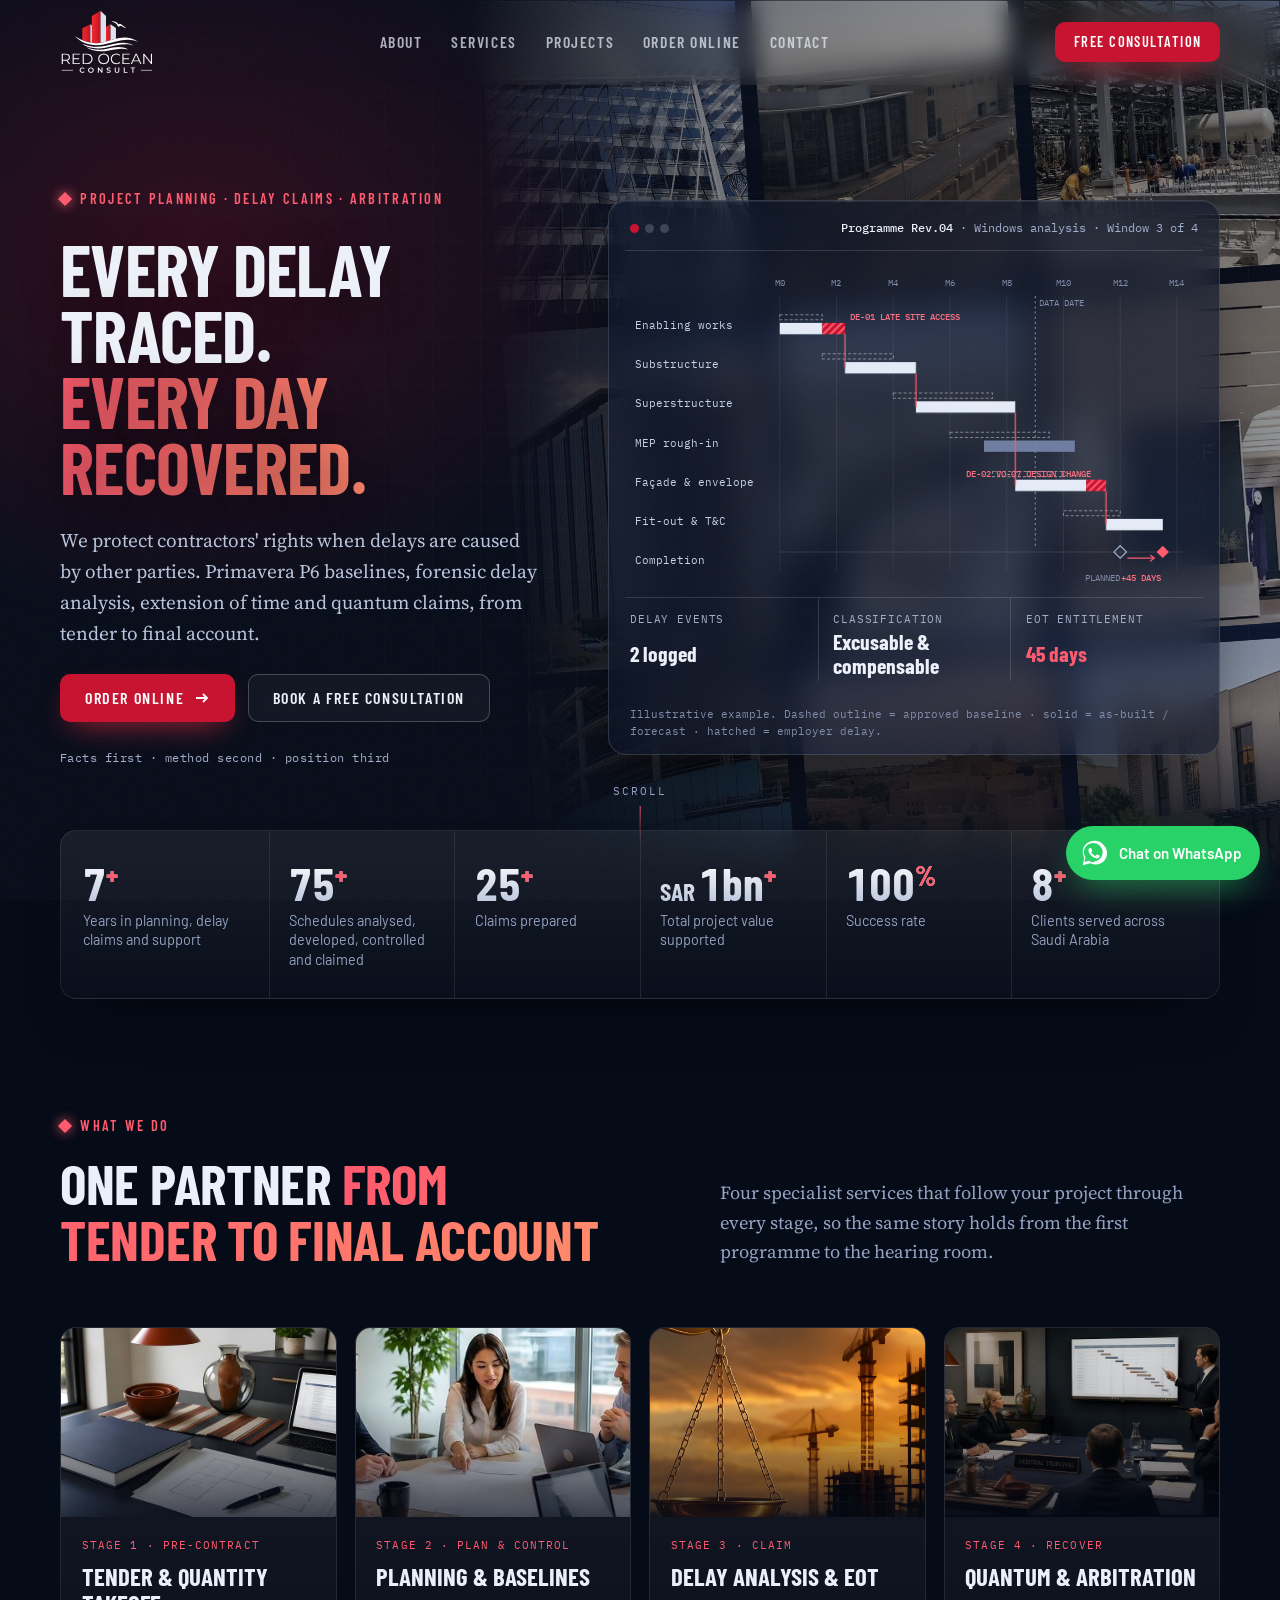
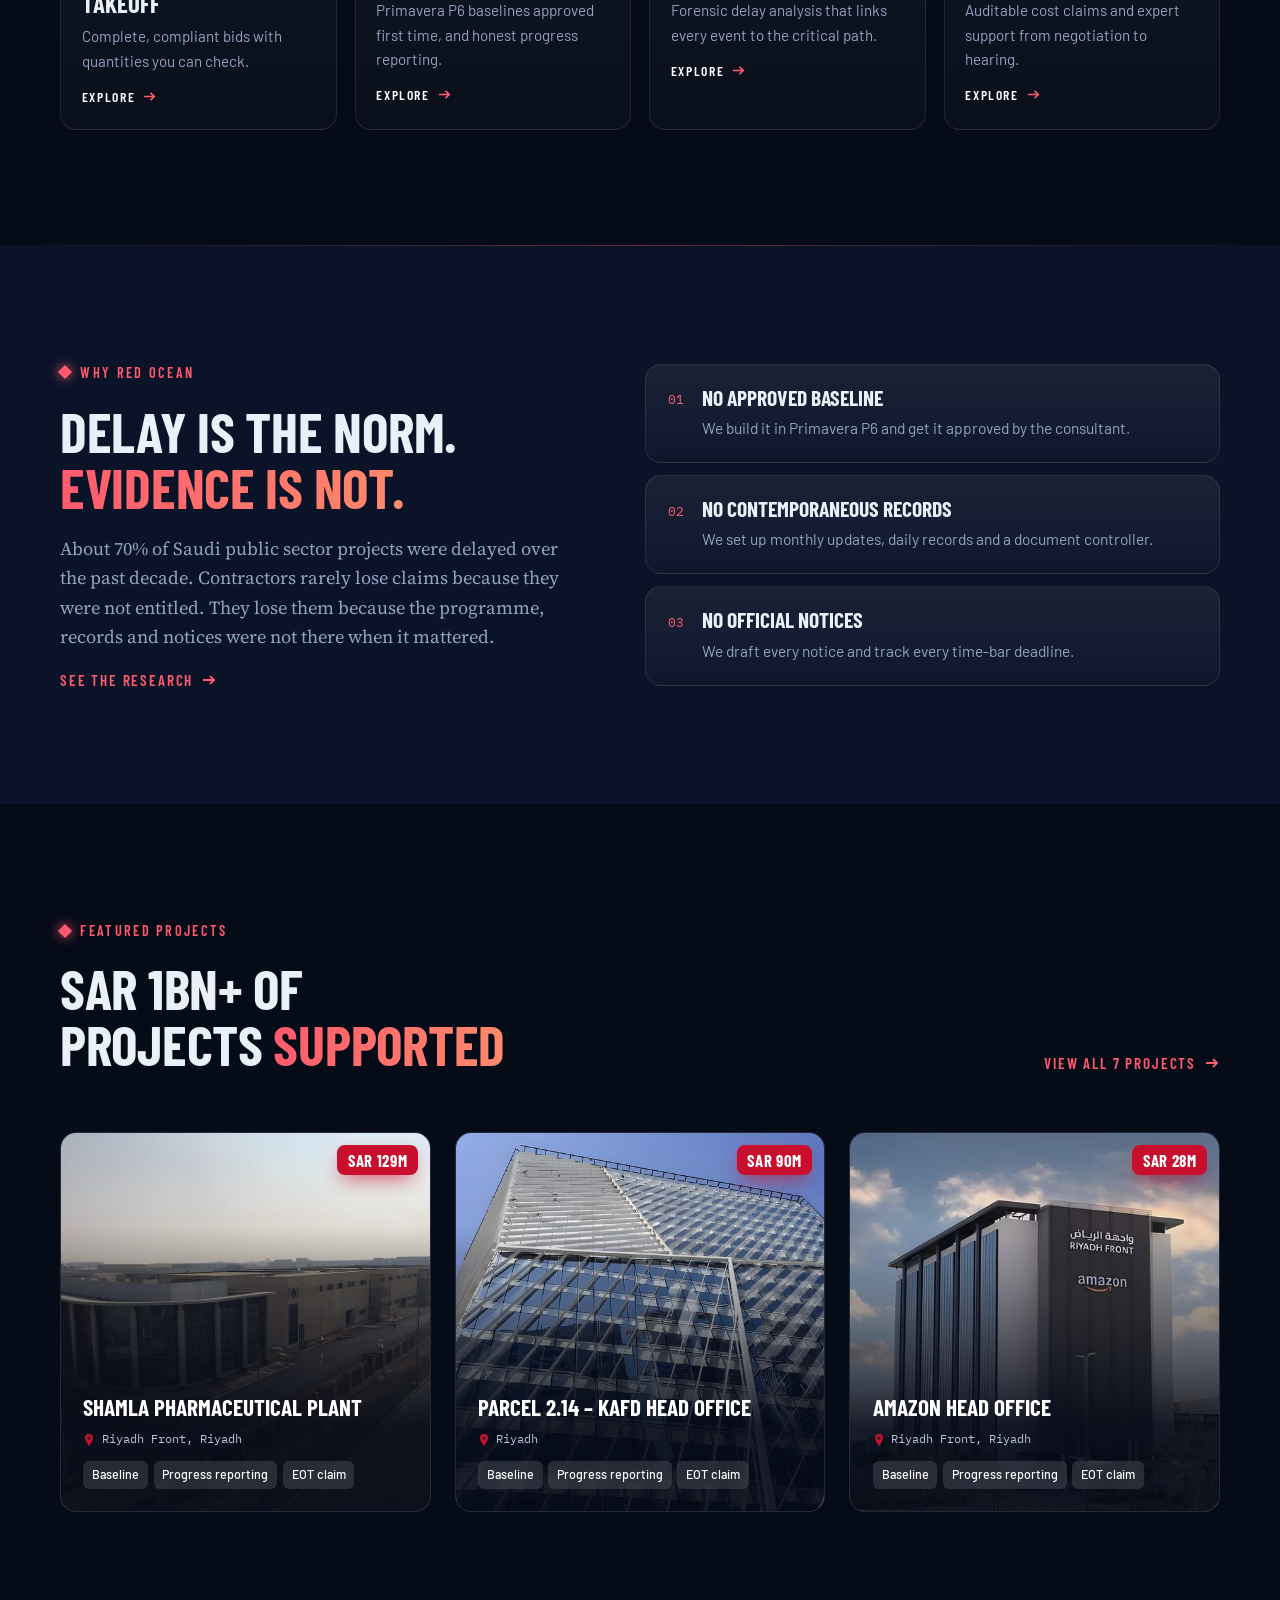
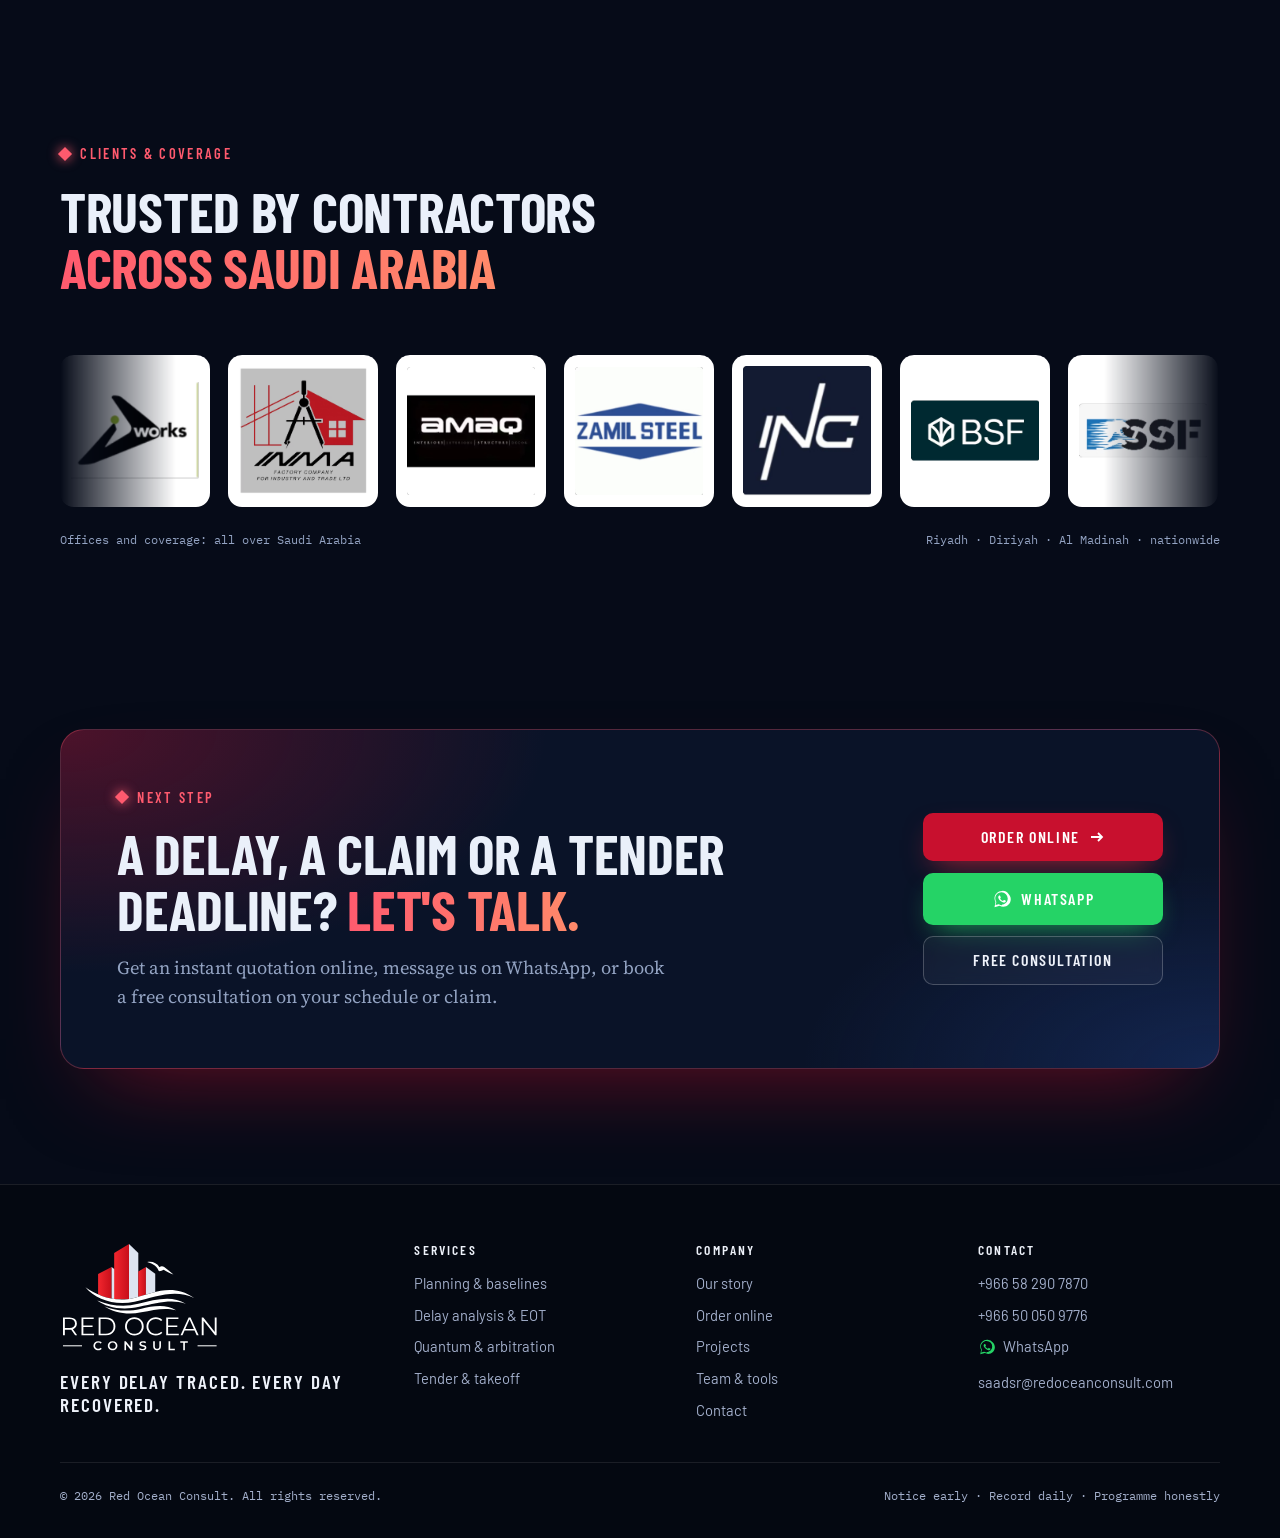
<file: index.html>
<!DOCTYPE html>
<html lang="en">
<head>
<meta charset="utf-8">
<meta name="viewport" content="width=device-width, initial-scale=1, viewport-fit=cover">
<title>Red Ocean Consult | Every delay traced. Every day recovered.</title>
<meta name="claude:viewport-fit-sides" content="cover">
<meta name="description" content="Construction planning, Primavera P6 baselines, forensic delay analysis, EOT and quantum claims, tender support and arbitration expert services across Saudi Arabia.">
<meta property="og:title" content="Red Ocean Consult | Every delay traced. Every day recovered.">
<meta property="og:description" content="Construction planning, Primavera P6 baselines, forensic delay analysis, EOT and quantum claims, tender support and arbitration expert services across Saudi Arabia.">
<meta property="og:url" content="https://www.redoceanconsult.com/">
<meta property="og:image" content="https://www.redoceanconsult.com/assets/img/project-kafd-2-14.jpg">
<meta property="og:type" content="website">
<meta name="theme-color" content="#060B18">
<link rel="icon" href="assets/img/logo-mark.svg" type="image/svg+xml">
<link rel="icon" href="assets/favicon.png" type="image/png">
<link rel="apple-touch-icon" href="assets/favicon.png">
<link rel="canonical" href="https://www.redoceanconsult.com/">
<link rel="preconnect" href="https://fonts.googleapis.com">
<link rel="preconnect" href="https://fonts.gstatic.com" crossorigin>
<link rel="stylesheet" href="https://fonts.googleapis.com/css2?family=Barlow+Condensed:wght@500;600;700&family=Barlow:wght@400;500;600&family=Source+Serif+4:opsz,wght@8..60,400;8..60,600&family=IBM+Plex+Mono:wght@400;500&display=swap">
<script type="application/ld+json">
{"@context":"https://schema.org","@type":"ProfessionalService","name":"Red Ocean Consult","url":"https://www.redoceanconsult.com","logo":"https://www.redoceanconsult.com/assets/img/logo.png","slogan":"Every delay traced. Every day recovered.","foundingDate":"2019","email":"saadsr@redoceanconsult.com","telephone":["+966582907870","+966500509776"],"areaServed":"Saudi Arabia","sameAs":["https://wa.me/966582907870"],"address":{"@type":"PostalAddress","streetAddress":"Building 8323, Ahmad Bin Ubayd Street 4788, Al Khalidiyah Dist.","postalCode":"42317","addressLocality":"Al Madinah Al Munawwarah","addressCountry":"SA"}}
</script>
<link rel="stylesheet" href="assets/css/site.css">
</head>
<body data-page="home">

<header class="site-header">
  <div class="wrap">
    <nav class="nav" aria-label="Main">
      <a class="brand" href="./" aria-label="Red Ocean Consult home"><img src="assets/img/logo-white.svg" alt="Red Ocean Consult" width="378" height="266"></a>
      <ul class="nav-links">
        <li><a href="about.html" data-nav="about">About</a></li>
        <li class="has-sub"><a href="services.html" data-nav="services">Services</a>
          <ul class="sub"><li><a href="tender-takeoff.html">Tender &amp; Quantity Takeoff</a></li><li><a href="planning.html">Planning &amp; Baselines</a></li><li><a href="delay-analysis.html">Delay Analysis &amp; EOT</a></li><li><a href="quantum-arbitration.html">Quantum &amp; Arbitration</a></li></ul></li>
        <li><a href="projects.html" data-nav="projects">Projects</a></li>
        <li><a href="order.html" data-nav="order">Order online</a></li>
        <li><a href="contact.html" data-nav="contact">Contact</a></li>
      </ul>
      <a class="btn btn--red" href="contact.html">Free consultation</a>
      <button class="menu-btn" id="menu-btn" type="button" aria-label="Open menu" aria-expanded="false" aria-controls="mobile-menu">
        <svg viewBox="0 0 24 24" fill="none" stroke="currentColor" stroke-width="1.8" stroke-linecap="round"><path d="M3 7h18M3 12h18M3 17h18"/></svg>
      </button>
    </nav>
    <div class="mobile-menu" id="mobile-menu">
      <a href="about.html" data-nav="about">About</a>
      <a href="services.html" data-nav="services">Services</a>
      <a class="mm-sub" href="tender-takeoff.html">Tender &amp; Quantity Takeoff</a>
      <a class="mm-sub" href="planning.html">Planning &amp; Baselines</a>
      <a class="mm-sub" href="delay-analysis.html">Delay Analysis &amp; EOT</a>
      <a class="mm-sub" href="quantum-arbitration.html">Quantum &amp; Arbitration</a>
      <a href="projects.html" data-nav="projects">Projects</a>
      <a href="order.html" data-nav="order">Order online</a>
      <a href="contact.html" data-nav="contact">Contact</a>
      <a class="btn btn--red" href="contact.html">Free consultation</a>
    </div>
  </div>
</header>

<main id="top">
<section class="hero" aria-labelledby="hero-title">
  <div class="hero-wall" aria-hidden="true">
    <div class="wall-col"><div class="wall-track"><img src="assets/img/project-kafd-2-14-sm.jpg" srcset="assets/img/project-kafd-2-14-sm.jpg 800w, assets/img/project-kafd-2-14.jpg 1600w" sizes="(max-width: 680px) 100vw, 600px" alt="" width="300" height="400"><img src="assets/img/project-amazon-riyadh-front-sm.jpg" srcset="assets/img/project-amazon-riyadh-front-sm.jpg 800w, assets/img/project-amazon-riyadh-front.jpg 1600w" sizes="(max-width: 680px) 100vw, 600px" alt="" width="300" height="400"><img src="assets/img/sector-commercial-sm.jpg" srcset="assets/img/sector-commercial-sm.jpg 800w, assets/img/sector-commercial.jpg 1600w" sizes="(max-width: 680px) 100vw, 600px" alt="" width="300" height="400"><img src="assets/img/project-kafd-residence-sm.jpg" srcset="assets/img/project-kafd-residence-sm.jpg 500w, assets/img/project-kafd-residence.jpg 1000w" sizes="(max-width: 680px) 100vw, 600px" alt="" width="300" height="400"><img src="assets/img/project-kafd-2-14-sm.jpg" srcset="assets/img/project-kafd-2-14-sm.jpg 800w, assets/img/project-kafd-2-14.jpg 1600w" sizes="(max-width: 680px) 100vw, 600px" alt="" width="300" height="400"><img src="assets/img/project-amazon-riyadh-front-sm.jpg" srcset="assets/img/project-amazon-riyadh-front-sm.jpg 800w, assets/img/project-amazon-riyadh-front.jpg 1600w" sizes="(max-width: 680px) 100vw, 600px" alt="" width="300" height="400"><img src="assets/img/sector-commercial-sm.jpg" srcset="assets/img/sector-commercial-sm.jpg 800w, assets/img/sector-commercial.jpg 1600w" sizes="(max-width: 680px) 100vw, 600px" alt="" width="300" height="400"><img src="assets/img/project-kafd-residence-sm.jpg" srcset="assets/img/project-kafd-residence-sm.jpg 500w, assets/img/project-kafd-residence.jpg 1000w" sizes="(max-width: 680px) 100vw, 600px" alt="" width="300" height="400"></div></div>
    <div class="wall-col"><div class="wall-track"><img src="assets/img/project-shamla-pharma-sm.jpg" srcset="assets/img/project-shamla-pharma-sm.jpg 800w, assets/img/project-shamla-pharma.jpg 1600w" sizes="(max-width: 680px) 100vw, 600px" alt="" width="300" height="400"><img src="assets/img/sector-infrastructure-sm.jpg" srcset="assets/img/sector-infrastructure-sm.jpg 800w, assets/img/sector-infrastructure.jpg 1600w" sizes="(max-width: 680px) 100vw, 600px" alt="" width="300" height="400"><img src="assets/img/project-diriyah-vip-sm.jpg" srcset="assets/img/project-diriyah-vip-sm.jpg 800w, assets/img/project-diriyah-vip.jpg 1600w" sizes="(max-width: 680px) 100vw, 600px" alt="" width="300" height="400"><img src="assets/img/project-events-investment-fund-sm.jpg" srcset="assets/img/project-events-investment-fund-sm.jpg 800w, assets/img/project-events-investment-fund.jpg 1600w" sizes="(max-width: 680px) 100vw, 600px" alt="" width="300" height="400"><img src="assets/img/project-shamla-pharma-sm.jpg" srcset="assets/img/project-shamla-pharma-sm.jpg 800w, assets/img/project-shamla-pharma.jpg 1600w" sizes="(max-width: 680px) 100vw, 600px" alt="" width="300" height="400"><img src="assets/img/sector-infrastructure-sm.jpg" srcset="assets/img/sector-infrastructure-sm.jpg 800w, assets/img/sector-infrastructure.jpg 1600w" sizes="(max-width: 680px) 100vw, 600px" alt="" width="300" height="400"><img src="assets/img/project-diriyah-vip-sm.jpg" srcset="assets/img/project-diriyah-vip-sm.jpg 800w, assets/img/project-diriyah-vip.jpg 1600w" sizes="(max-width: 680px) 100vw, 600px" alt="" width="300" height="400"><img src="assets/img/project-events-investment-fund-sm.jpg" srcset="assets/img/project-events-investment-fund-sm.jpg 800w, assets/img/project-events-investment-fund.jpg 1600w" sizes="(max-width: 680px) 100vw, 600px" alt="" width="300" height="400"></div></div>
    <div class="wall-col"><div class="wall-track"><img src="assets/img/sector-industrial-sm.jpg" srcset="assets/img/sector-industrial-sm.jpg 800w, assets/img/sector-industrial.jpg 1600w" sizes="(max-width: 680px) 100vw, 600px" alt="" width="300" height="400"><img src="assets/img/project-bsf-takhasusi-sm.jpg" srcset="assets/img/project-bsf-takhasusi-sm.jpg 800w, assets/img/project-bsf-takhasusi.jpg 1600w" sizes="(max-width: 680px) 100vw, 600px" alt="" width="300" height="400"><img src="assets/img/sector-hospitality-sm.jpg" srcset="assets/img/sector-hospitality-sm.jpg 800w, assets/img/sector-hospitality.jpg 1600w" sizes="(max-width: 680px) 100vw, 600px" alt="" width="300" height="400"><img src="assets/img/story-engineers-sm.jpg" srcset="assets/img/story-engineers-sm.jpg 500w, assets/img/story-engineers.jpg 1000w" sizes="(max-width: 680px) 100vw, 600px" alt="" width="300" height="400"><img src="assets/img/sector-industrial-sm.jpg" srcset="assets/img/sector-industrial-sm.jpg 800w, assets/img/sector-industrial.jpg 1600w" sizes="(max-width: 680px) 100vw, 600px" alt="" width="300" height="400"><img src="assets/img/project-bsf-takhasusi-sm.jpg" srcset="assets/img/project-bsf-takhasusi-sm.jpg 800w, assets/img/project-bsf-takhasusi.jpg 1600w" sizes="(max-width: 680px) 100vw, 600px" alt="" width="300" height="400"><img src="assets/img/sector-hospitality-sm.jpg" srcset="assets/img/sector-hospitality-sm.jpg 800w, assets/img/sector-hospitality.jpg 1600w" sizes="(max-width: 680px) 100vw, 600px" alt="" width="300" height="400"><img src="assets/img/story-engineers-sm.jpg" srcset="assets/img/story-engineers-sm.jpg 500w, assets/img/story-engineers.jpg 1000w" sizes="(max-width: 680px) 100vw, 600px" alt="" width="300" height="400"></div></div>
  </div>
  <div class="wrap hero-grid">
    <div class="hero-copy">
      <span class="label">Project Planning · Delay Claims · Arbitration</span>
      <h1 id="hero-title"><span>Every delay traced.</span><span>Every day recovered.</span></h1>
      <p class="lede">We protect contractors' rights when delays are caused by other parties. Primavera P6 baselines, forensic delay analysis, extension of time and quantum claims, from tender to final account.</p>
      <div class="hero-cta">
        <a class="btn btn--red" href="order.html">Order online
          <svg viewBox="0 0 16 16" fill="none" stroke="currentColor" stroke-width="1.8"><path d="M2 8h11M9 4l4 4-4 4"/></svg></a>
        <a class="btn btn--line" href="contact.html">Book a free consultation</a>
      </div>
      <p class="hero-meta">Facts first · method second · position third</p>
    </div>

    <figure class="programme" aria-label="Illustrative programme showing two employer delay events pushing completion by 45 days">
      <div class="programme-top">
        <div class="dots"><i></i><i></i><i></i></div>
        <span><b>Programme Rev.04</b> · Windows analysis · Window 3 of 4</span>
      </div>
      <svg class="gantt" viewBox="0 0 560 318" role="img" aria-hidden="true">
        <defs>
          <pattern id="hatch" width="5" height="5" patternUnits="userSpaceOnUse" patternTransform="rotate(45)">
            <rect width="5" height="5" fill="#C8102E"/><rect width="2" height="5" fill="#FF5A6E"/>
          </pattern>
        </defs>
        <!-- month grid -->
        <g stroke="rgba(255,255,255,.07)">
          <line x1="150" y1="34" x2="150" y2="300"/><line x1="205" y1="34" x2="205" y2="300"/><line x1="260" y1="34" x2="260" y2="300"/>
          <line x1="315" y1="34" x2="315" y2="300"/><line x1="370" y1="34" x2="370" y2="300"/><line x1="425" y1="34" x2="425" y2="300"/>
          <line x1="480" y1="34" x2="480" y2="300"/><line x1="535" y1="34" x2="535" y2="300"/>
        </g>
        <g class="tick" text-anchor="middle">
          <text x="150" y="24">M0</text><text x="205" y="24">M2</text><text x="260" y="24">M4</text><text x="315" y="24">M6</text>
          <text x="370" y="24">M8</text><text x="425" y="24">M10</text><text x="480" y="24">M12</text><text x="535" y="24">M14</text>
        </g>
        <!-- data date -->
        <g class="fade" style="animation-delay:1.6s">
          <line x1="397.5" y1="34" x2="397.5" y2="276" stroke="#A3AFCB" stroke-dasharray="2 3"/>
          <text class="tick" x="401" y="44">DATA DATE</text>
        </g>
        <!-- activity labels -->
        <g class="lbl">
          <text x="10" y="66">Enabling works</text>
          <text x="10" y="104">Substructure</text>
          <text x="10" y="142">Superstructure</text>
          <text x="10" y="180">MEP rough-in</text>
          <text x="10" y="218">Façade &amp; envelope</text>
          <text x="10" y="256">Fit-out &amp; T&amp;C</text>
        </g>
        <!-- baselines -->
        <rect class="base" x="150" y="52" width="41.25" height="5"/>
        <rect class="base" x="191.25" y="90" width="68.75" height="5"/>
        <rect class="base" x="260" y="128" width="96.25" height="5"/>
        <rect class="base" x="315" y="166" width="96.25" height="5"/>
        <rect class="base" x="356.25" y="204" width="68.75" height="5"/>
        <rect class="base" x="425" y="242" width="55" height="5"/>
        <!-- actual / forecast -->
        <rect class="act grow" x="150" y="60" width="41.25" height="11" style="animation-delay:.2s"/>
        <rect class="grow" x="191.25" y="60" width="22" height="11" fill="url(#hatch)" style="animation-delay:.5s"/>
        <rect class="act grow" x="213.25" y="98" width="68.75" height="11" style="animation-delay:.7s"/>
        <rect class="act grow" x="282" y="136" width="96.25" height="11" style="animation-delay:.9s"/>
        <rect class="act act--nc grow" x="348" y="174" width="88" height="11" style="animation-delay:1.1s"/>
        <rect class="act grow" x="378.25" y="212" width="68.75" height="11" style="animation-delay:1.2s"/>
        <rect class="grow" x="447" y="212" width="19.25" height="11" fill="url(#hatch)" style="animation-delay:1.5s"/>
        <rect class="act grow" x="466.25" y="250" width="55" height="11" style="animation-delay:1.7s"/>
        <!-- critical path links -->
        <g class="crit fade" style="animation-delay:1.9s">
          <path d="M213.25 71 V103.5 H213.25"/>
          <path d="M282 109 V141.5"/>
          <path d="M378.25 147 V217.5"/>
          <path d="M466.25 223 V255.5"/>
        </g>
        <!-- delay event tags -->
        <g class="fade" style="animation-delay:.9s">
          <text class="tag" x="218" y="57">DE-01 LATE SITE ACCESS</text>
        </g>
        <g class="fade" style="animation-delay:1.7s">
          <text class="tag" x="452" y="209" text-anchor="end">DE-02 VO-07 DESIGN CHANGE</text>
        </g>
        <!-- completion -->
        <line x1="150" y1="282" x2="540" y2="282" stroke="rgba(255,255,255,.12)"/>
        <text class="lbl" x="10" y="294">Completion</text>
        <path d="M480 282 l6 6 -6 6 -6 -6z" transform="translate(0,-6)" fill="none" stroke="#A3AFCB" stroke-width="1.2"/>
        <g class="fade" style="animation-delay:2.1s">
          <path d="M521.25 282 l6 6 -6 6 -6 -6z" transform="translate(0,-6)" fill="#FF5A6E"/>
          <line x1="487" y1="288" x2="513" y2="288" stroke="#FF5A6E" stroke-width="1.2"/>
          <path d="M509 285 l4 3 -4 3" fill="none" stroke="#FF5A6E" stroke-width="1.2"/>
          <text class="tag" x="500" y="310" text-anchor="middle">+45 DAYS</text>
        </g>
        <text class="tick" x="480" y="310" text-anchor="end">PLANNED</text>
      </svg>
      <dl class="readout">
        <div><dt>Delay events</dt><dd>2 logged</dd></div>
        <div><dt>Classification</dt><dd>Excusable &amp; compensable</dd></div>
        <div><dt>EOT entitlement</dt><dd class="red">45 days</dd></div>
      </dl>
      <figcaption class="programme-note">Illustrative example. Dashed outline = approved baseline · solid = as-built / forecast · hatched = employer delay.</figcaption>
    </figure>
  </div>
  <a class="scroll-cue" href="#what-we-do">Scroll</a>
</section>

<section class="numbers" aria-label="Experience in numbers">
  <div class="wrap">
    <ul>
      <li><b>7<sup>+</sup></b><span>Years in planning, delay claims and support</span></li>
      <li><b>75<sup>+</sup></b><span>Schedules analysed, developed, controlled and claimed</span></li>
      <li><b>25<sup>+</sup></b><span>Claims prepared</span></li>
      <li><b><small>SAR</small>1bn<sup>+</sup></b><span>Total project value supported</span></li>
      <li><b>100<sup>%</sup></b><span>Success rate</span></li>
      <li><b>8<sup>+</sup></b><span>Clients served across Saudi Arabia</span></li>
    </ul>
  </div>
</section>

<section class="band" id="what-we-do" aria-labelledby="wwd-title">
  <div class="wrap">
    <div class="head head--split">
      <div><span class="label">What we do</span>
      <h2 class="h2" id="wwd-title">One partner <em>from tender to final account</em></h2></div>
      <p class="lede">Four specialist services that follow your project through every stage, so the same story holds from the first programme to the hearing room.</p>
    </div>
    <div class="svc-grid">
      <a class="svc-card spot" href="tender-takeoff.html">
        <span class="svc-img"><img src="assets/img/tender-sm.jpg" srcset="assets/img/tender-sm.jpg 800w, assets/img/tender.jpg 1600w" sizes="(max-width: 680px) 100vw, 600px" alt="" loading="lazy" width="800" height="500"></span>
        <span class="svc-body"><span class="mono">Stage 1 · Pre-contract</span><b>Tender &amp; Quantity Takeoff</b><span class="svc-line">Complete, compliant bids with quantities you can check.</span><span class="svc-more">Explore <svg viewBox="0 0 16 16" fill="none" stroke="currentColor" stroke-width="1.8"><path d="M2 8h11M9 4l4 4-4 4"/></svg></span></span>
      </a>
      <a class="svc-card spot" href="planning.html">
        <span class="svc-img"><img src="assets/img/meeting-sm.jpg" srcset="assets/img/meeting-sm.jpg 800w, assets/img/meeting.jpg 1600w" sizes="(max-width: 680px) 100vw, 600px" alt="" loading="lazy" width="800" height="500"></span>
        <span class="svc-body"><span class="mono">Stage 2 · Plan &amp; control</span><b>Planning &amp; Baselines</b><span class="svc-line">Primavera P6 baselines approved first time, and honest progress reporting.</span><span class="svc-more">Explore <svg viewBox="0 0 16 16" fill="none" stroke="currentColor" stroke-width="1.8"><path d="M2 8h11M9 4l4 4-4 4"/></svg></span></span>
      </a>
      <a class="svc-card spot" href="delay-analysis.html">
        <span class="svc-img"><img src="assets/img/story-justice-sm.jpg" srcset="assets/img/story-justice-sm.jpg 500w, assets/img/story-justice.jpg 1000w" sizes="(max-width: 680px) 100vw, 600px" alt="" loading="lazy" width="800" height="500"></span>
        <span class="svc-body"><span class="mono">Stage 3 · Claim</span><b>Delay Analysis &amp; EOT</b><span class="svc-line">Forensic delay analysis that links every event to the critical path.</span><span class="svc-more">Explore <svg viewBox="0 0 16 16" fill="none" stroke="currentColor" stroke-width="1.8"><path d="M2 8h11M9 4l4 4-4 4"/></svg></span></span>
      </a>
      <a class="svc-card spot" href="quantum-arbitration.html">
        <span class="svc-img"><img src="assets/img/arbitration-sm.jpg" srcset="assets/img/arbitration-sm.jpg 800w, assets/img/arbitration.jpg 1600w" sizes="(max-width: 680px) 100vw, 600px" alt="" loading="lazy" width="800" height="500"></span>
        <span class="svc-body"><span class="mono">Stage 4 · Recover</span><b>Quantum &amp; Arbitration</b><span class="svc-line">Auditable cost claims and expert support from negotiation to hearing.</span><span class="svc-more">Explore <svg viewBox="0 0 16 16" fill="none" stroke="currentColor" stroke-width="1.8"><path d="M2 8h11M9 4l4 4-4 4"/></svg></span></span>
      </a>
    </div>
  </div>
</section>

<section class="band band--paper" aria-labelledby="why-title">
  <div class="wrap why-row">
    <div class="why-intro">
      <span class="label">Why Red Ocean</span>
      <h2 class="h2" id="why-title">Delay is the norm. <em>Evidence is not.</em></h2>
      <p class="lede">About 70% of Saudi public sector projects were delayed over the past decade. Contractors rarely lose claims because they were not entitled. They lose them because the programme, records and notices were not there when it mattered.</p>
      <a class="text-link" href="about.html#case">See the research <svg viewBox="0 0 16 16" fill="none" stroke="currentColor" stroke-width="1.8"><path d="M2 8h11M9 4l4 4-4 4"/></svg></a>
    </div>
    <ol class="hurdles">
      <li class="spot"><span class="mono">01</span><div><b>No approved baseline</b><span>We build it in Primavera P6 and get it approved by the consultant.</span></div></li>
      <li class="spot"><span class="mono">02</span><div><b>No contemporaneous records</b><span>We set up monthly updates, daily records and a document controller.</span></div></li>
      <li class="spot"><span class="mono">03</span><div><b>No official notices</b><span>We draft every notice and track every time-bar deadline.</span></div></li>
    </ol>
  </div>
</section>

<section class="band" aria-labelledby="featured-title">
  <div class="wrap">
    <div class="head head--split">
      <div><span class="label">Featured projects</span>
      <h2 class="h2" id="featured-title">SAR 1bn+ of projects <em>supported</em></h2></div>
      <a class="text-link" href="projects.html">View all 7 projects <svg viewBox="0 0 16 16" fill="none" stroke="currentColor" stroke-width="1.8"><path d="M2 8h11M9 4l4 4-4 4"/></svg></a>
    </div>
    <div class="projects projects--featured">
      <article class="project">
        <div class="project-img"><img src="assets/img/project-shamla-pharma-sm.jpg" srcset="assets/img/project-shamla-pharma-sm.jpg 800w, assets/img/project-shamla-pharma.jpg 1600w" sizes="(max-width: 680px) 100vw, 600px" alt="Shamla Pharmaceutical Plant site" loading="lazy" width="484" height="484"><span class="project-value">SAR 129M</span></div>
        <div class="project-body">
          <h3>Shamla Pharmaceutical Plant</h3>
          <p class="project-loc"><svg viewBox="0 0 12 12" fill="currentColor"><path d="M6 0a4 4 0 0 0-4 4c0 3 4 8 4 8s4-5 4-8a4 4 0 0 0-4-4zm0 5.5A1.5 1.5 0 1 1 6 2.5a1.5 1.5 0 0 1 0 3z"/></svg>Riyadh Front, Riyadh</p>
          <ul class="scope"><li>Baseline</li><li>Progress reporting</li><li>EOT claim</li></ul>
        </div>
      </article>
      <article class="project">
        <div class="project-img"><img src="assets/img/project-kafd-2-14-sm.jpg" srcset="assets/img/project-kafd-2-14-sm.jpg 800w, assets/img/project-kafd-2-14.jpg 1600w" sizes="(max-width: 680px) 100vw, 600px" alt="KAFD head office tower facade" loading="lazy" width="583" height="437"><span class="project-value">SAR 90M</span></div>
        <div class="project-body">
          <h3>Parcel 2.14 – KAFD Head Office</h3>
          <p class="project-loc"><svg viewBox="0 0 12 12" fill="currentColor"><path d="M6 0a4 4 0 0 0-4 4c0 3 4 8 4 8s4-5 4-8a4 4 0 0 0-4-4zm0 5.5A1.5 1.5 0 1 1 6 2.5a1.5 1.5 0 0 1 0 3z"/></svg>Riyadh</p>
          <ul class="scope"><li>Baseline</li><li>Progress reporting</li><li>EOT claim</li></ul>
        </div>
      </article>
      <article class="project">
        <div class="project-img"><img src="assets/img/project-amazon-riyadh-front-sm.jpg" srcset="assets/img/project-amazon-riyadh-front-sm.jpg 800w, assets/img/project-amazon-riyadh-front.jpg 1600w" sizes="(max-width: 680px) 100vw, 600px" alt="Amazon head office building at Riyadh Front" loading="lazy" width="583" height="388"><span class="project-value">SAR 28M</span></div>
        <div class="project-body">
          <h3>Amazon Head Office</h3>
          <p class="project-loc"><svg viewBox="0 0 12 12" fill="currentColor"><path d="M6 0a4 4 0 0 0-4 4c0 3 4 8 4 8s4-5 4-8a4 4 0 0 0-4-4zm0 5.5A1.5 1.5 0 1 1 6 2.5a1.5 1.5 0 0 1 0 3z"/></svg>Riyadh Front, Riyadh</p>
          <ul class="scope"><li>Baseline</li><li>Progress reporting</li><li>EOT claim</li></ul>
        </div>
      </article>
    </div>
    <p class="swipe-hint">Swipe to see more</p>
  </div>
</section>

<section class="band" aria-labelledby="clients-title">
  <div class="wrap">
    <div class="head">
      <span class="label">Clients &amp; coverage</span>
      <h2 class="h2" id="clients-title">Trusted by contractors <em>across Saudi Arabia</em></h2>
    </div>
    <div class="clients-marquee">
    <ul class="clients">
      <li><img src="assets/clients/iworks.png" alt="iWorks" loading="lazy" width="162" height="162"></li>
      <li><img src="assets/clients/inma.png" alt="INMA Factory Company" loading="lazy" width="162" height="162"></li>
      <li><img src="assets/clients/amaq.png" alt="AMAQ" loading="lazy" width="162" height="162"></li>
      <li><img src="assets/clients/zamil-steel.png" alt="Zamil Steel" loading="lazy" width="162" height="162"></li>
      <li><img src="assets/clients/inc.png" alt="INC" loading="lazy" width="162" height="165"></li>
      <li><img src="assets/clients/bsf.png" alt="BSF" loading="lazy" width="162" height="165"></li>
      <li><img src="assets/clients/ssf.png" alt="SSF" loading="lazy" width="162" height="165"></li>
      <li><img src="assets/clients/idw-innovative.png" alt="IDW Innovative" loading="lazy" width="162" height="165"></li>
    </ul>
    </div>
    <p class="coverage"><span>Offices and coverage: all over Saudi Arabia</span><span>Riyadh · Diriyah · Al Madinah · nationwide</span></p>
  </div>
</section>
<section class="band cta-wrap" aria-labelledby="cta-title">
  <div class="wrap">
    <div class="cta-band">
      <div>
        <span class="label">Next step</span>
        <h2 class="h2" id="cta-title">A delay, a claim or a tender deadline? <em>Let's talk.</em></h2>
        <p class="lede">Get an instant quotation online, message us on WhatsApp, or book a free consultation on your schedule or claim.</p>
      </div>
      <div class="cta-actions">
        <a class="btn btn--red" href="order.html">Order online <svg viewBox="0 0 16 16" fill="none" stroke="currentColor" stroke-width="1.8"><path d="M2 8h11M9 4l4 4-4 4"/></svg></a>
        <a class="btn btn--wa" href="https://wa.me/966582907870?text=Hello%20Red%20Ocean%20Consult%2C%20I%27d%20like%20to%20discuss%20my%20project." target="_blank" rel="noopener"><svg viewBox="0 0 32 32" aria-hidden="true"><path fill="currentColor" d="M16.04 3C9.4 3 4 8.36 4 14.97c0 2.11.56 4.17 1.62 5.99L4 29l8.25-2.16a12.1 12.1 0 0 0 5.79 1.47h.01C24.68 28.31 30 22.95 30 16.34 30 13.13 28.75 10.11 26.47 7.84A11.9 11.9 0 0 0 16.04 3Zm0 22.98h-.01a9.95 9.95 0 0 1-5.08-1.39l-.36-.22-4.9 1.28 1.31-4.77-.24-.38a9.86 9.86 0 0 1-1.52-5.28c0-5.48 4.48-9.94 9.99-9.94a9.9 9.9 0 0 1 7.06 2.92 9.84 9.84 0 0 1 2.92 7.03c0 5.49-4.48 9.75-9.16 9.75Zm5.48-7.43c-.3-.15-1.77-.87-2.04-.97-.27-.1-.47-.15-.67.15-.2.3-.77.97-.94 1.17-.17.2-.35.22-.65.07-.3-.15-1.27-.47-2.41-1.48-.89-.79-1.49-1.77-1.67-2.07-.17-.3-.02-.46.13-.61.14-.13.3-.35.45-.52.15-.17.2-.3.3-.5.1-.2.05-.37-.02-.52-.08-.15-.67-1.62-.92-2.22-.24-.58-.49-.5-.67-.51h-.57c-.2 0-.52.07-.8.37-.27.3-1.04 1.02-1.04 2.48 0 1.47 1.07 2.88 1.22 3.08.15.2 2.1 3.2 5.08 4.48.71.31 1.27.49 1.7.63.72.23 1.37.2 1.88.12.57-.09 1.77-.72 2.02-1.42.25-.7.25-1.29.17-1.42-.07-.12-.27-.2-.57-.35Z"/></svg>WhatsApp</a>
        <a class="btn btn--line" href="contact.html">Free consultation</a>
      </div>
    </div>
  </div>
</section>

</main>

<footer class="site-footer">
  <div class="wrap">
    <div class="foot">
      <div class="foot-brand">
        <img src="assets/img/logo-white.svg" alt="Red Ocean Consult" width="378" height="266" loading="lazy">
        <p>Every delay traced. Every day recovered.</p>
      </div>
      <div>
        <h4>Services</h4>
        <ul>
          <li><a href="planning.html">Planning &amp; baselines</a></li>
          <li><a href="delay-analysis.html">Delay analysis &amp; EOT</a></li>
          <li><a href="quantum-arbitration.html">Quantum &amp; arbitration</a></li>
          <li><a href="tender-takeoff.html">Tender &amp; takeoff</a></li>
        </ul>
      </div>
      <div>
        <h4>Company</h4>
        <ul>
          <li><a href="about.html">Our story</a></li>
          <li><a href="order.html">Order online</a></li>
          <li><a href="projects.html">Projects</a></li>
          <li><a href="about.html#team">Team &amp; tools</a></li>
          <li><a href="contact.html">Contact</a></li>
        </ul>
      </div>
      <div>
        <h4>Contact</h4>
        <ul>
          <li><a href="tel:+966582907870">+966 58 290 7870</a></li>
          <li><a href="tel:+966500509776">+966 50 050 9776</a></li>
          <li><a class="wa-link" href="https://wa.me/966582907870?text=Hello%20Red%20Ocean%20Consult%2C%20I%27d%20like%20to%20discuss%20my%20project." target="_blank" rel="noopener"><svg viewBox="0 0 32 32" aria-hidden="true"><path fill="currentColor" d="M16.04 3C9.4 3 4 8.36 4 14.97c0 2.11.56 4.17 1.62 5.99L4 29l8.25-2.16a12.1 12.1 0 0 0 5.79 1.47h.01C24.68 28.31 30 22.95 30 16.34 30 13.13 28.75 10.11 26.47 7.84A11.9 11.9 0 0 0 16.04 3Zm0 22.98h-.01a9.95 9.95 0 0 1-5.08-1.39l-.36-.22-4.9 1.28 1.31-4.77-.24-.38a9.86 9.86 0 0 1-1.52-5.28c0-5.48 4.48-9.94 9.99-9.94a9.9 9.9 0 0 1 7.06 2.92 9.84 9.84 0 0 1 2.92 7.03c0 5.49-4.48 9.75-9.16 9.75Zm5.48-7.43c-.3-.15-1.77-.87-2.04-.97-.27-.1-.47-.15-.67.15-.2.3-.77.97-.94 1.17-.17.2-.35.22-.65.07-.3-.15-1.27-.47-2.41-1.48-.89-.79-1.49-1.77-1.67-2.07-.17-.3-.02-.46.13-.61.14-.13.3-.35.45-.52.15-.17.2-.3.3-.5.1-.2.05-.37-.02-.52-.08-.15-.67-1.62-.92-2.22-.24-.58-.49-.5-.67-.51h-.57c-.2 0-.52.07-.8.37-.27.3-1.04 1.02-1.04 2.48 0 1.47 1.07 2.88 1.22 3.08.15.2 2.1 3.2 5.08 4.48.71.31 1.27.49 1.7.63.72.23 1.37.2 1.88.12.57-.09 1.77-.72 2.02-1.42.25-.7.25-1.29.17-1.42-.07-.12-.27-.2-.57-.35Z"/></svg>WhatsApp</a></li>
          <li><a href="mailto:saadsr@redoceanconsult.com">saadsr@redoceanconsult.com</a></li>
        </ul>
      </div>
    </div>
    <div class="foot-bottom">
      <span>© <span id="year">2026</span> Red Ocean Consult. All rights reserved.</span>
      <span>Notice early · Record daily · Programme honestly</span>
    </div>
  </div>
</footer>

<a class="wa-float" href="https://wa.me/966582907870?text=Hello%20Red%20Ocean%20Consult%2C%20I%27d%20like%20to%20discuss%20my%20project." target="_blank" rel="noopener" aria-label="Chat with Red Ocean Consult on WhatsApp"><svg viewBox="0 0 32 32" aria-hidden="true"><path fill="currentColor" d="M16.04 3C9.4 3 4 8.36 4 14.97c0 2.11.56 4.17 1.62 5.99L4 29l8.25-2.16a12.1 12.1 0 0 0 5.79 1.47h.01C24.68 28.31 30 22.95 30 16.34 30 13.13 28.75 10.11 26.47 7.84A11.9 11.9 0 0 0 16.04 3Zm0 22.98h-.01a9.95 9.95 0 0 1-5.08-1.39l-.36-.22-4.9 1.28 1.31-4.77-.24-.38a9.86 9.86 0 0 1-1.52-5.28c0-5.48 4.48-9.94 9.99-9.94a9.9 9.9 0 0 1 7.06 2.92 9.84 9.84 0 0 1 2.92 7.03c0 5.49-4.48 9.75-9.16 9.75Zm5.48-7.43c-.3-.15-1.77-.87-2.04-.97-.27-.1-.47-.15-.67.15-.2.3-.77.97-.94 1.17-.17.2-.35.22-.65.07-.3-.15-1.27-.47-2.41-1.48-.89-.79-1.49-1.77-1.67-2.07-.17-.3-.02-.46.13-.61.14-.13.3-.35.45-.52.15-.17.2-.3.3-.5.1-.2.05-.37-.02-.52-.08-.15-.67-1.62-.92-2.22-.24-.58-.49-.5-.67-.51h-.57c-.2 0-.52.07-.8.37-.27.3-1.04 1.02-1.04 2.48 0 1.47 1.07 2.88 1.22 3.08.15.2 2.1 3.2 5.08 4.48.71.31 1.27.49 1.7.63.72.23 1.37.2 1.88.12.57-.09 1.77-.72 2.02-1.42.25-.7.25-1.29.17-1.42-.07-.12-.27-.2-.57-.35Z"/></svg><span>Chat on WhatsApp</span></a>

<dialog class="wiz" id="wiz" aria-labelledby="wiz-title">
  <div class="wiz-head">
    <div><h2 id="wiz-title">Order online</h2><p id="wiz-tag"></p></div>
    <button class="wiz-close" type="button" id="wiz-close" aria-label="Close">×</button>
  </div>
  <ol class="wiz-steps" id="wiz-steps"><li>1 · Scope</li><li>2 · Project</li><li>3 · Quotation</li><li>4 · Payment</li></ol>
  <div class="wiz-body" id="wiz-body"></div>
  <div class="wiz-foot">
    <div class="wiz-total"><small>Estimated total (excl. VAT)</small><b id="wiz-total">SAR 0</b></div>
    <div class="wiz-actions"><button class="btn btn--plain" type="button" id="wiz-back">Back</button><button class="btn btn--red" type="button" id="wiz-next">Continue</button></div>
  </div>
</dialog>

<script src="assets/js/site.js" defer></script>
</body>
</html>
</file>
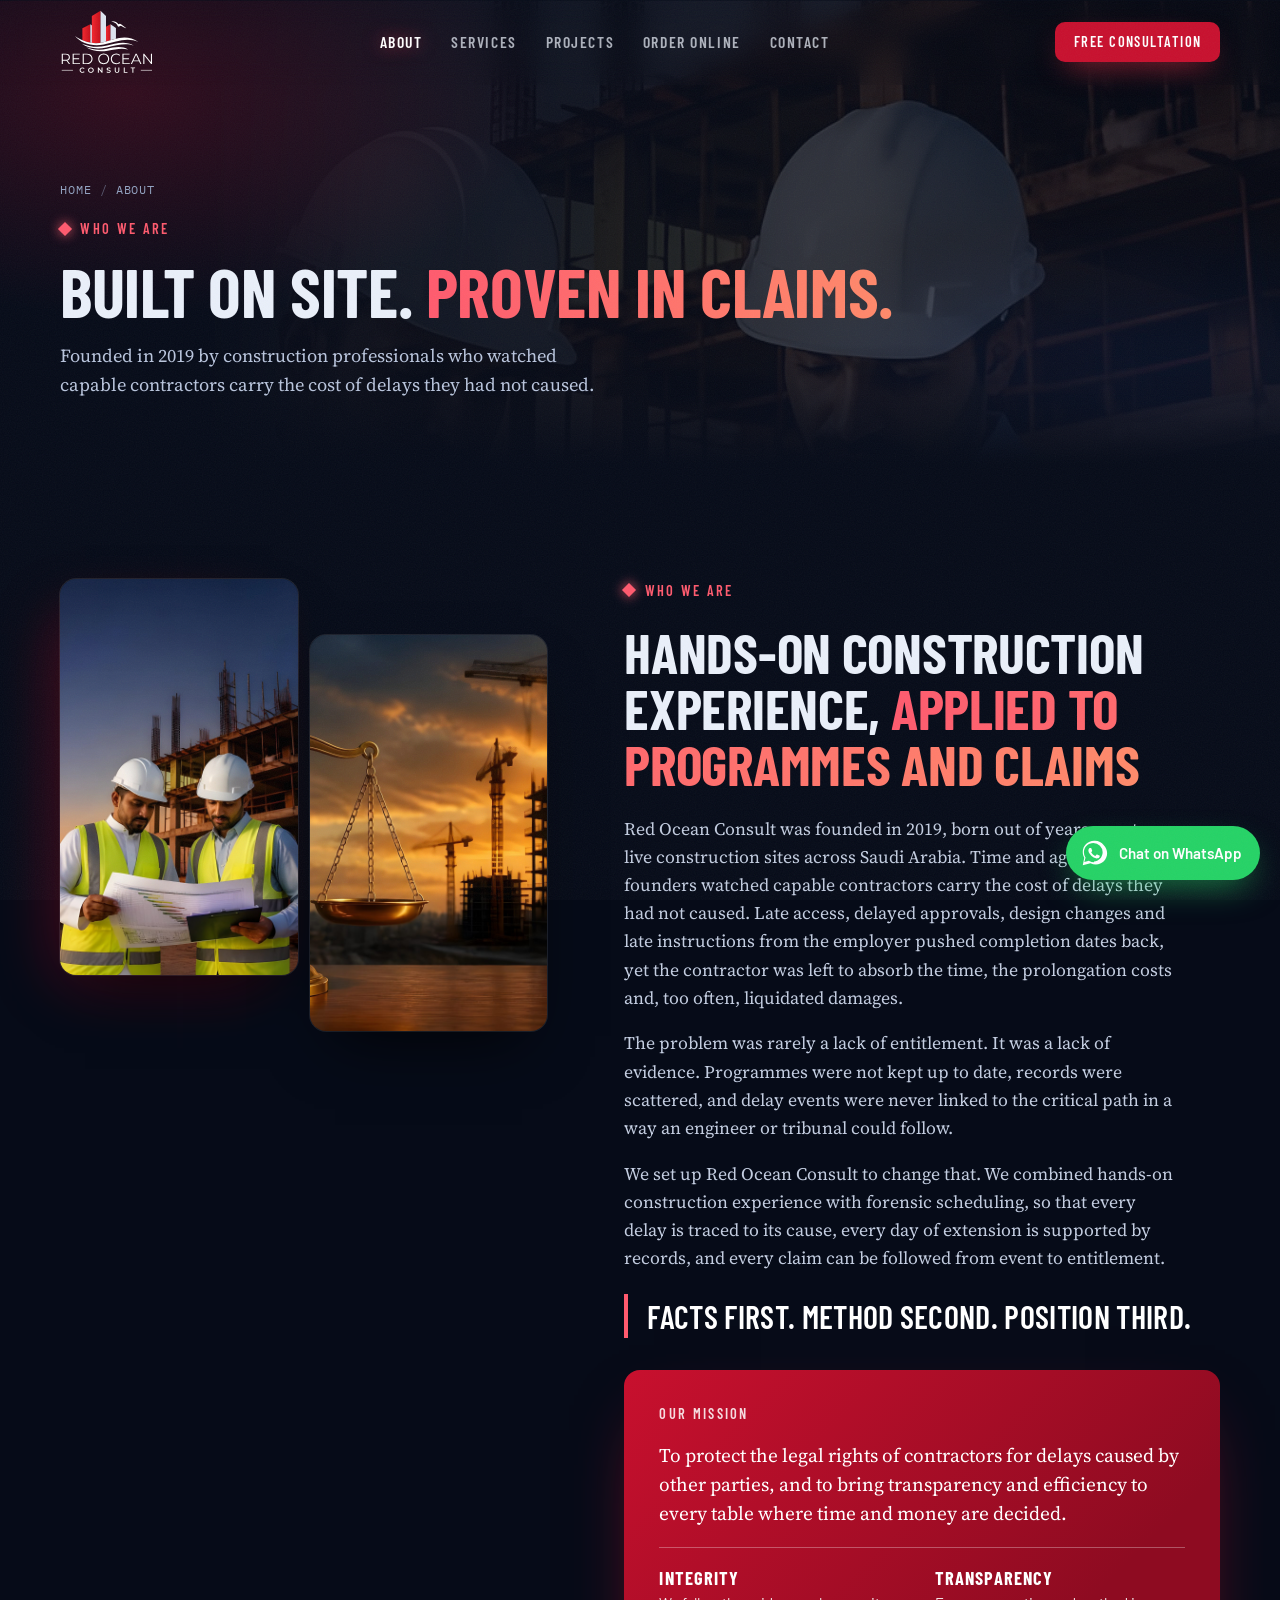
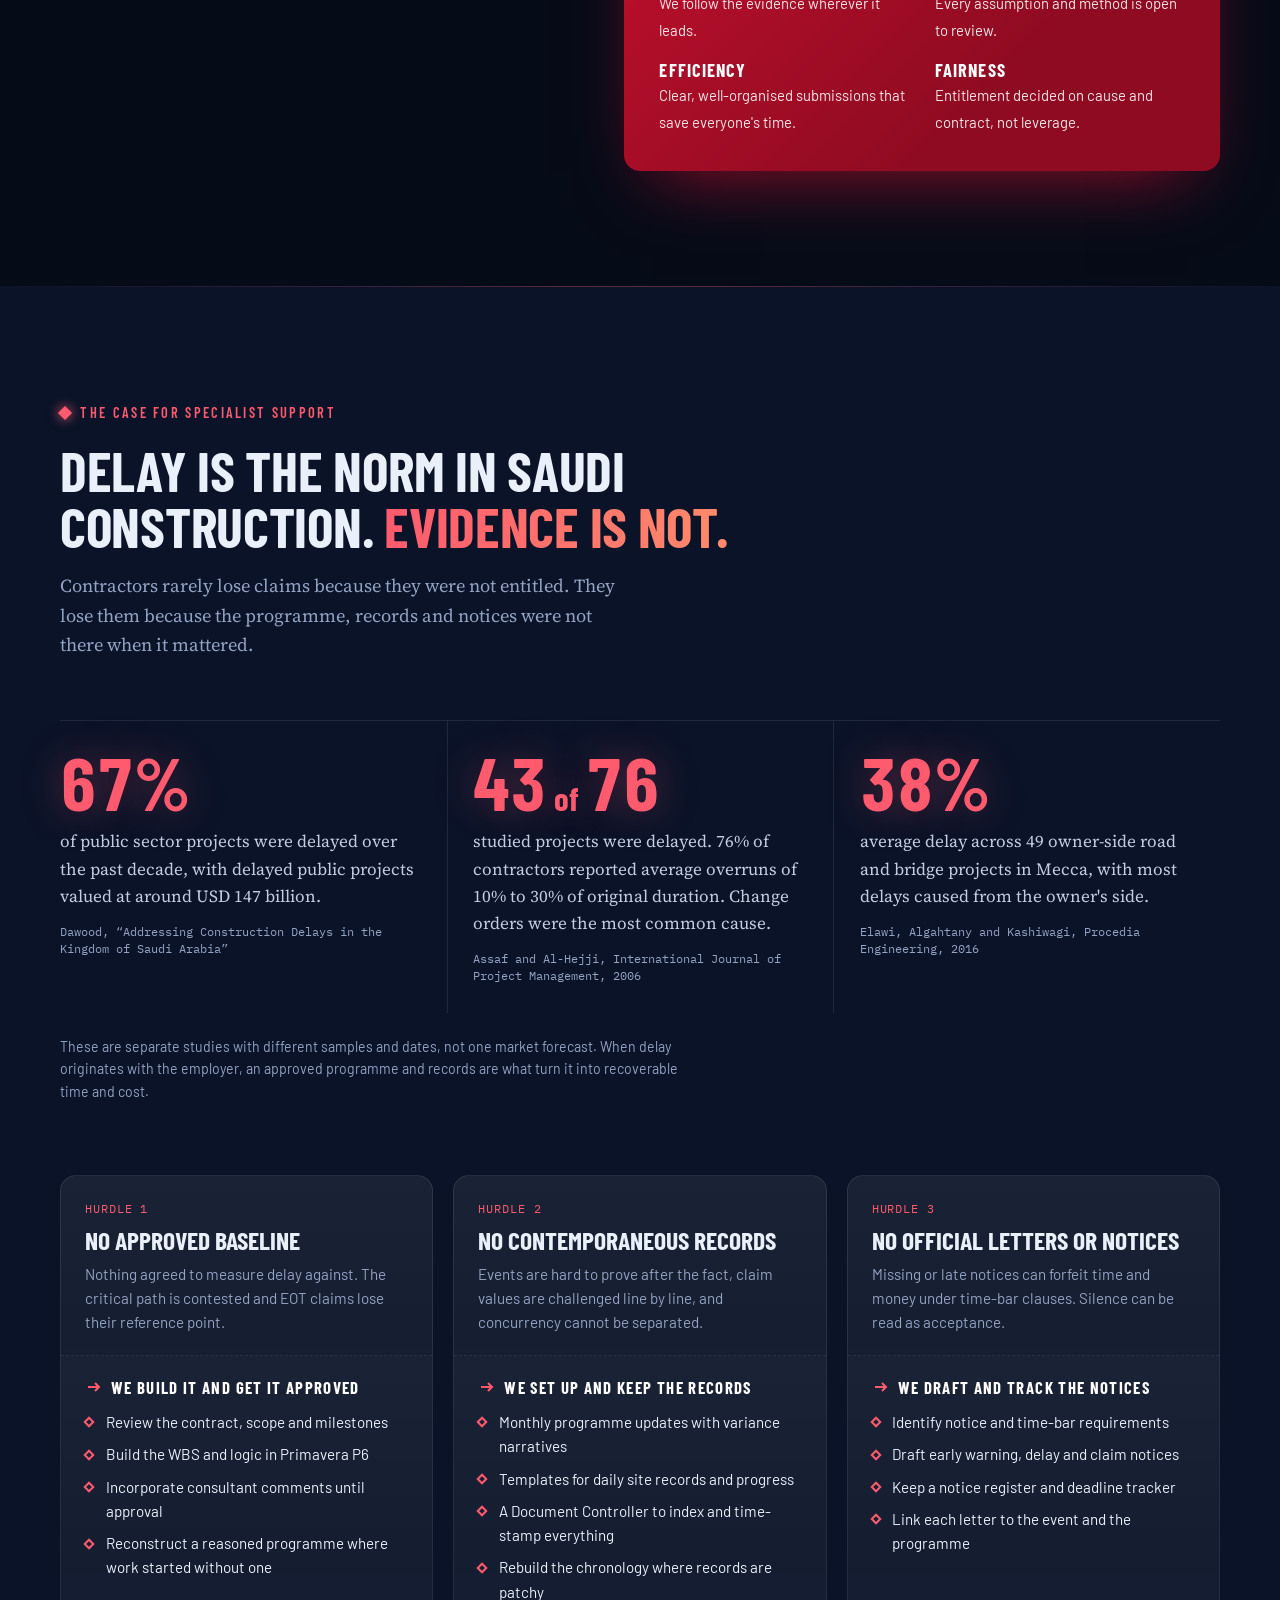
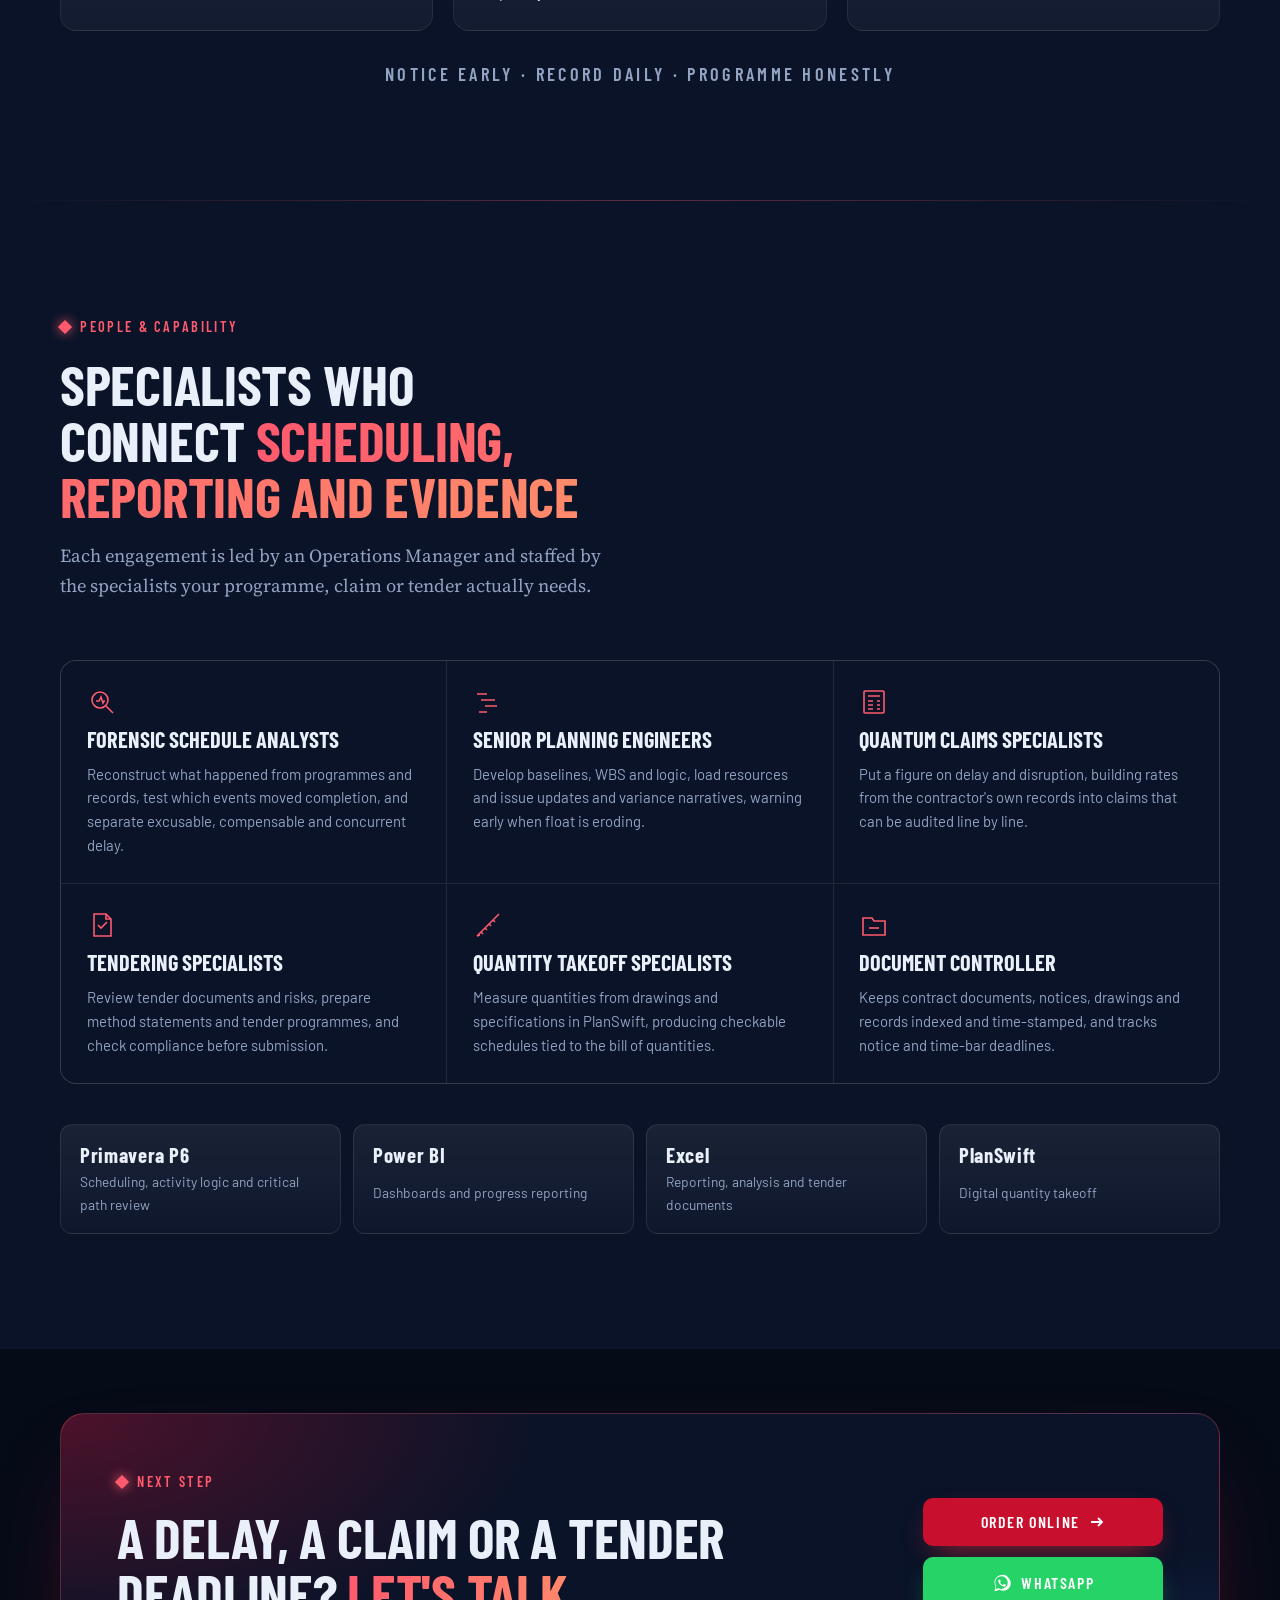
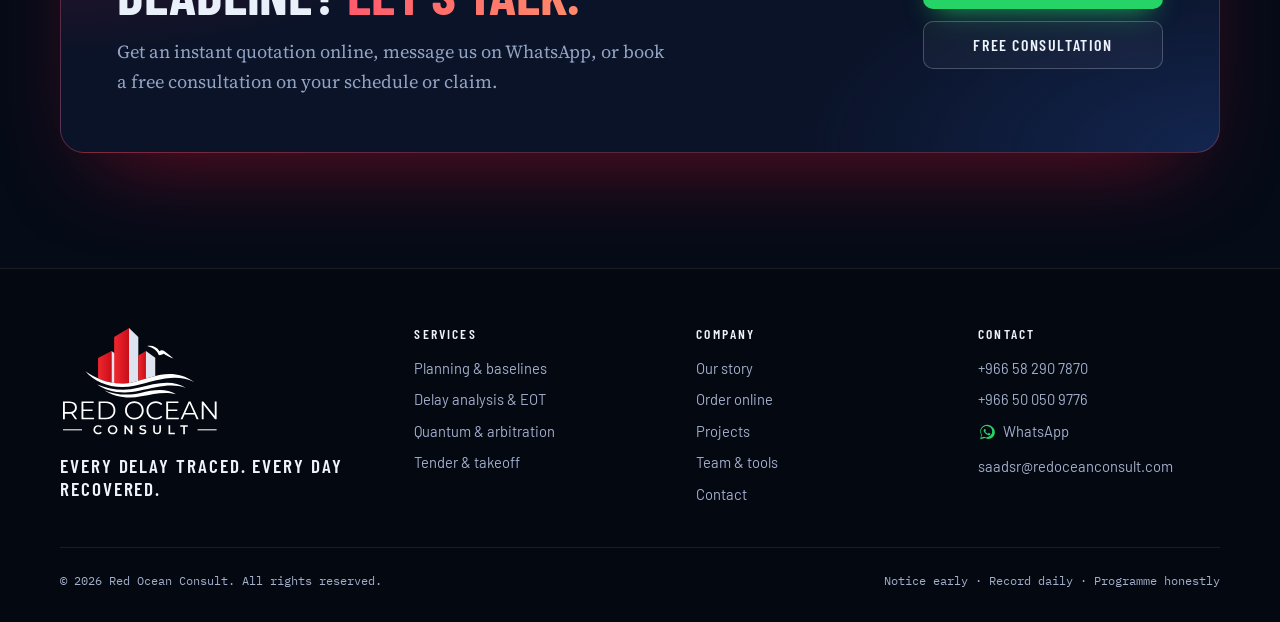
<file: about.html>
<!DOCTYPE html>
<html lang="en">
<head>
<meta charset="utf-8">
<meta name="viewport" content="width=device-width, initial-scale=1, viewport-fit=cover">
<title>About Red Ocean Consult | Construction planning &amp; claims specialists</title>
<meta name="claude:viewport-fit-sides" content="cover">
<meta name="description" content="Our story, mission and team: forensic schedule analysts, planning engineers and quantum specialists protecting contractors' rights across Saudi Arabia since 2019.">
<meta property="og:title" content="About Red Ocean Consult | Construction planning &amp; claims specialists">
<meta property="og:description" content="Our story, mission and team: forensic schedule analysts, planning engineers and quantum specialists protecting contractors' rights across Saudi Arabia since 2019.">
<meta property="og:url" content="https://www.redoceanconsult.com/about.html">
<meta property="og:image" content="https://www.redoceanconsult.com/assets/img/project-kafd-2-14.jpg">
<meta property="og:type" content="website">
<meta name="theme-color" content="#060B18">
<link rel="icon" href="assets/img/logo-mark.svg" type="image/svg+xml">
<link rel="icon" href="assets/favicon.png" type="image/png">
<link rel="apple-touch-icon" href="assets/favicon.png">
<link rel="canonical" href="https://www.redoceanconsult.com/about.html">
<link rel="preconnect" href="https://fonts.googleapis.com">
<link rel="preconnect" href="https://fonts.gstatic.com" crossorigin>
<link rel="stylesheet" href="https://fonts.googleapis.com/css2?family=Barlow+Condensed:wght@500;600;700&family=Barlow:wght@400;500;600&family=Source+Serif+4:opsz,wght@8..60,400;8..60,600&family=IBM+Plex+Mono:wght@400;500&display=swap">

<link rel="stylesheet" href="assets/css/site.css">
</head>
<body data-page="about">

<header class="site-header">
  <div class="wrap">
    <nav class="nav" aria-label="Main">
      <a class="brand" href="./" aria-label="Red Ocean Consult home"><img src="assets/img/logo-white.svg" alt="Red Ocean Consult" width="378" height="266"></a>
      <ul class="nav-links">
        <li><a href="about.html" data-nav="about">About</a></li>
        <li class="has-sub"><a href="services.html" data-nav="services">Services</a>
          <ul class="sub"><li><a href="tender-takeoff.html">Tender &amp; Quantity Takeoff</a></li><li><a href="planning.html">Planning &amp; Baselines</a></li><li><a href="delay-analysis.html">Delay Analysis &amp; EOT</a></li><li><a href="quantum-arbitration.html">Quantum &amp; Arbitration</a></li></ul></li>
        <li><a href="projects.html" data-nav="projects">Projects</a></li>
        <li><a href="order.html" data-nav="order">Order online</a></li>
        <li><a href="contact.html" data-nav="contact">Contact</a></li>
      </ul>
      <a class="btn btn--red" href="contact.html">Free consultation</a>
      <button class="menu-btn" id="menu-btn" type="button" aria-label="Open menu" aria-expanded="false" aria-controls="mobile-menu">
        <svg viewBox="0 0 24 24" fill="none" stroke="currentColor" stroke-width="1.8" stroke-linecap="round"><path d="M3 7h18M3 12h18M3 17h18"/></svg>
      </button>
    </nav>
    <div class="mobile-menu" id="mobile-menu">
      <a href="about.html" data-nav="about">About</a>
      <a href="services.html" data-nav="services">Services</a>
      <a class="mm-sub" href="tender-takeoff.html">Tender &amp; Quantity Takeoff</a>
      <a class="mm-sub" href="planning.html">Planning &amp; Baselines</a>
      <a class="mm-sub" href="delay-analysis.html">Delay Analysis &amp; EOT</a>
      <a class="mm-sub" href="quantum-arbitration.html">Quantum &amp; Arbitration</a>
      <a href="projects.html" data-nav="projects">Projects</a>
      <a href="order.html" data-nav="order">Order online</a>
      <a href="contact.html" data-nav="contact">Contact</a>
      <a class="btn btn--red" href="contact.html">Free consultation</a>
    </div>
  </div>
</header>

<main id="top">

<section class="subhero" aria-labelledby="page-title">
  <div class="subhero-bg" aria-hidden="true"><img src="assets/img/story-engineers-sm.jpg" srcset="assets/img/story-engineers-sm.jpg 500w, assets/img/story-engineers.jpg 1000w" sizes="(max-width: 680px) 100vw, 600px" alt=""></div>
  <div class="wrap subhero-inner">
    <nav class="crumbs" aria-label="Breadcrumb"><a href="./">Home</a><span>/</span>About</nav>
    <span class="label">Who we are</span>
    <h1 id="page-title">Built on site. <em>Proven in claims.</em></h1>
    <p class="lede">Founded in 2019 by construction professionals who watched capable contractors carry the cost of delays they had not caused.</p>
  </div>
</section>
<section class="band" aria-labelledby="about-title">
  <div class="wrap story">
    <div class="story-photos">
      <img src="assets/img/story-engineers-sm.jpg" srcset="assets/img/story-engineers-sm.jpg 500w, assets/img/story-engineers.jpg 1000w" sizes="(max-width: 680px) 100vw, 600px" alt="Site engineers reviewing drawings on a construction site" loading="lazy" width="416" height="758">
      <img src="assets/img/story-justice-sm.jpg" srcset="assets/img/story-justice-sm.jpg 500w, assets/img/story-justice.jpg 1000w" sizes="(max-width: 680px) 100vw, 600px" alt="Scales of justice against cranes at sunset" loading="lazy" width="416" height="758">
    </div>
    <div class="story-copy">
      <span class="label">Who we are</span>
      <h2 class="h2" id="about-title">Hands-on construction experience, <em>applied to programmes and claims</em></h2>
      <div class="prose">
        <p>Red Ocean Consult was founded in 2019, born out of years spent on live construction sites across Saudi Arabia. Time and again, our founders watched capable contractors carry the cost of delays they had not caused. Late access, delayed approvals, design changes and late instructions from the employer pushed completion dates back, yet the contractor was left to absorb the time, the prolongation costs and, too often, liquidated damages.</p>
        <p>The problem was rarely a lack of entitlement. It was a lack of evidence. Programmes were not kept up to date, records were scattered, and delay events were never linked to the critical path in a way an engineer or tribunal could follow.</p>
        <p>We set up Red Ocean Consult to change that. We combined hands-on construction experience with forensic scheduling, so that every delay is traced to its cause, every day of extension is supported by records, and every claim can be followed from event to entitlement.</p>
      </div>
      <p class="pull">Facts first. Method second. Position third.</p>
      <div class="mission">
        <h3>Our mission</h3>
        <p>To protect the legal rights of contractors for delays caused by other parties, and to bring transparency and efficiency to every table where time and money are decided.</p>
        <ul class="values">
          <li><b>Integrity</b><span>We follow the evidence wherever it leads.</span></li>
          <li><b>Transparency</b><span>Every assumption and method is open to review.</span></li>
          <li><b>Efficiency</b><span>Clear, well-organised submissions that save everyone's time.</span></li>
          <li><b>Fairness</b><span>Entitlement decided on cause and contract, not leverage.</span></li>
        </ul>
      </div>
    </div>
  </div>
</section>

<section class="band band--paper" id="case" aria-labelledby="case-title">
  <div class="wrap">
    <div class="head">
      <span class="label">The case for specialist support</span>
      <h2 class="h2" id="case-title">Delay is the norm in Saudi construction. <em>Evidence is not.</em></h2>
      <p class="lede">Contractors rarely lose claims because they were not entitled. They lose them because the programme, records and notices were not there when it mattered.</p>
    </div>
    <div class="research">
      <div class="stat">
        <b>70%</b>
        <p>of public sector projects were delayed over the past decade, with delayed public projects valued at around USD 147 billion.</p>
        <cite>Dawood, “Addressing Construction Delays in the Kingdom of Saudi Arabia”</cite>
      </div>
      <div class="stat">
        <b>45<small style="font-size:.45em"> of </small>76</b>
        <p>studied projects were delayed. 76% of contractors reported average overruns of 10% to 30% of original duration. Change orders were the most common cause.</p>
        <cite>Assaf and Al-Hejji, International Journal of Project Management, 2006</cite>
      </div>
      <div class="stat">
        <b>39%</b>
        <p>average delay across 49 owner-side road and bridge projects in Mecca, with most delays caused from the owner's side.</p>
        <cite>Elawi, Algahtany and Kashiwagi, Procedia Engineering, 2016</cite>
      </div>
    </div>
    <p class="research-note">These are separate studies with different samples and dates, not one market forecast. When delay originates with the employer, an approved programme and records are what turn it into recoverable time and cost.</p>

    <div class="pa">
      <article class="pa-card spot">
        <div class="pa-problem">
          <span class="mono">Hurdle 1</span>
          <h3>No approved baseline</h3>
          <p>Nothing agreed to measure delay against. The critical path is contested and EOT claims lose their reference point.</p>
        </div>
        <div class="pa-answer">
          <h4><svg viewBox="0 0 18 18" fill="none" stroke="currentColor" stroke-width="2"><path d="M3 9h11M10 5l4 4-4 4"/></svg>We build it and get it approved</h4>
          <ul class="ticks">
            <li>Review the contract, scope and milestones</li>
            <li>Build the WBS and logic in Primavera P6</li>
            <li>Incorporate consultant comments until approval</li>
            <li>Reconstruct a reasoned programme where work started without one</li>
          </ul>
        </div>
      </article>
      <article class="pa-card spot">
        <div class="pa-problem">
          <span class="mono">Hurdle 2</span>
          <h3>No contemporaneous records</h3>
          <p>Events are hard to prove after the fact, claim values are challenged line by line, and concurrency cannot be separated.</p>
        </div>
        <div class="pa-answer">
          <h4><svg viewBox="0 0 18 18" fill="none" stroke="currentColor" stroke-width="2"><path d="M3 9h11M10 5l4 4-4 4"/></svg>We set up and keep the records</h4>
          <ul class="ticks">
            <li>Monthly programme updates with variance narratives</li>
            <li>Templates for daily site records and progress</li>
            <li>A Document Controller to index and time-stamp everything</li>
            <li>Rebuild the chronology where records are patchy</li>
          </ul>
        </div>
      </article>
      <article class="pa-card spot">
        <div class="pa-problem">
          <span class="mono">Hurdle 3</span>
          <h3>No official letters or notices</h3>
          <p>Missing or late notices can forfeit time and money under time-bar clauses. Silence can be read as acceptance.</p>
        </div>
        <div class="pa-answer">
          <h4><svg viewBox="0 0 18 18" fill="none" stroke="currentColor" stroke-width="2"><path d="M3 9h11M10 5l4 4-4 4"/></svg>We draft and track the notices</h4>
          <ul class="ticks">
            <li>Identify notice and time-bar requirements</li>
            <li>Draft early warning, delay and claim notices</li>
            <li>Keep a notice register and deadline tracker</li>
            <li>Link each letter to the event and the programme</li>
          </ul>
        </div>
      </article>
    </div>
    <p class="motto">Notice early · Record daily · Programme honestly</p>
  </div>
</section>

<section class="band band--navy" id="team" aria-labelledby="team-title">
  <div class="wrap">
    <div class="head">
      <span class="label">People &amp; capability</span>
      <h2 class="h2" id="team-title">Specialists who connect <em>scheduling, reporting and evidence</em></h2>
      <p class="lede">Each engagement is led by an Operations Manager and staffed by the specialists your programme, claim or tender actually needs.</p>
    </div>
    <div class="team">
      <div class="role spot">
        <svg viewBox="0 0 30 30" fill="none" stroke="currentColor" stroke-width="1.6"><circle cx="13" cy="13" r="8"/><path d="M19 19l7 7"/><path d="M9 14h3l2-4 2 6 1-2h1"/></svg>
        <h3>Forensic Schedule Analysts</h3>
        <p>Reconstruct what happened from programmes and records, test which events moved completion, and separate excusable, compensable and concurrent delay.</p>
      </div>
      <div class="role spot">
        <svg viewBox="0 0 30 30" fill="none" stroke="currentColor" stroke-width="1.6"><path d="M4 7h10M8 13h14M12 19h12M6 25h8"/></svg>
        <h3>Senior Planning Engineers</h3>
        <p>Develop baselines, WBS and logic, load resources and issue updates and variance narratives, warning early when float is eroding.</p>
      </div>
      <div class="role spot">
        <svg viewBox="0 0 30 30" fill="none" stroke="currentColor" stroke-width="1.6"><rect x="5" y="4" width="20" height="22" rx="1"/><path d="M9 9h12M9 14h5M9 18h5M9 22h5M18 14h3M18 18h3M18 22h3"/></svg>
        <h3>Quantum Claims Specialists</h3>
        <p>Put a figure on delay and disruption, building rates from the contractor's own records into claims that can be audited line by line.</p>
      </div>
      <div class="role spot">
        <svg viewBox="0 0 30 30" fill="none" stroke="currentColor" stroke-width="1.6"><path d="M7 4h12l5 5v17H7z"/><path d="M19 4v5h5M11 15l3 3 6-6"/></svg>
        <h3>Tendering Specialists</h3>
        <p>Review tender documents and risks, prepare method statements and tender programmes, and check compliance before submission.</p>
      </div>
      <div class="role spot">
        <svg viewBox="0 0 30 30" fill="none" stroke="currentColor" stroke-width="1.6"><path d="M4 26L26 4"/><path d="M4 26l3-1M8 22l2 2M12 18l2 2M16 14l2 2M20 10l2 2"/></svg>
        <h3>Quantity Takeoff Specialists</h3>
        <p>Measure quantities from drawings and specifications in PlanSwift, producing checkable schedules tied to the bill of quantities.</p>
      </div>
      <div class="role spot">
        <svg viewBox="0 0 30 30" fill="none" stroke="currentColor" stroke-width="1.6"><path d="M4 8h9l2 3h11v14H4z"/><path d="M10 18h10"/></svg>
        <h3>Document Controller</h3>
        <p>Keeps contract documents, notices, drawings and records indexed and time-stamped, and tracks notice and time-bar deadlines.</p>
      </div>
    </div>
    <p class="swipe-hint">Swipe to see the whole team</p>
    <ul class="tools" aria-label="Tools used in delivery">
      <li><b>Primavera P6</b><span>Scheduling, activity logic and critical path review</span></li>
      <li><b>Power BI</b><span>Dashboards and progress reporting</span></li>
      <li><b>Excel</b><span>Reporting, analysis and tender documents</span></li>
      <li><b>PlanSwift</b><span>Digital quantity takeoff</span></li>
    </ul>
  </div>
</section>
<section class="band cta-wrap" aria-labelledby="cta-title">
  <div class="wrap">
    <div class="cta-band">
      <div>
        <span class="label">Next step</span>
        <h2 class="h2" id="cta-title">A delay, a claim or a tender deadline? <em>Let's talk.</em></h2>
        <p class="lede">Get an instant quotation online, message us on WhatsApp, or book a free consultation on your schedule or claim.</p>
      </div>
      <div class="cta-actions">
        <a class="btn btn--red" href="order.html">Order online <svg viewBox="0 0 16 16" fill="none" stroke="currentColor" stroke-width="1.8"><path d="M2 8h11M9 4l4 4-4 4"/></svg></a>
        <a class="btn btn--wa" href="https://wa.me/966582907870?text=Hello%20Red%20Ocean%20Consult%2C%20I%27d%20like%20to%20discuss%20my%20project." target="_blank" rel="noopener"><svg viewBox="0 0 32 32" aria-hidden="true"><path fill="currentColor" d="M16.04 3C9.4 3 4 8.36 4 14.97c0 2.11.56 4.17 1.62 5.99L4 29l8.25-2.16a12.1 12.1 0 0 0 5.79 1.47h.01C24.68 28.31 30 22.95 30 16.34 30 13.13 28.75 10.11 26.47 7.84A11.9 11.9 0 0 0 16.04 3Zm0 22.98h-.01a9.95 9.95 0 0 1-5.08-1.39l-.36-.22-4.9 1.28 1.31-4.77-.24-.38a9.86 9.86 0 0 1-1.52-5.28c0-5.48 4.48-9.94 9.99-9.94a9.9 9.9 0 0 1 7.06 2.92 9.84 9.84 0 0 1 2.92 7.03c0 5.49-4.48 9.75-9.16 9.75Zm5.48-7.43c-.3-.15-1.77-.87-2.04-.97-.27-.1-.47-.15-.67.15-.2.3-.77.97-.94 1.17-.17.2-.35.22-.65.07-.3-.15-1.27-.47-2.41-1.48-.89-.79-1.49-1.77-1.67-2.07-.17-.3-.02-.46.13-.61.14-.13.3-.35.45-.52.15-.17.2-.3.3-.5.1-.2.05-.37-.02-.52-.08-.15-.67-1.62-.92-2.22-.24-.58-.49-.5-.67-.51h-.57c-.2 0-.52.07-.8.37-.27.3-1.04 1.02-1.04 2.48 0 1.47 1.07 2.88 1.22 3.08.15.2 2.1 3.2 5.08 4.48.71.31 1.27.49 1.7.63.72.23 1.37.2 1.88.12.57-.09 1.77-.72 2.02-1.42.25-.7.25-1.29.17-1.42-.07-.12-.27-.2-.57-.35Z"/></svg>WhatsApp</a>
        <a class="btn btn--line" href="contact.html">Free consultation</a>
      </div>
    </div>
  </div>
</section>

</main>

<footer class="site-footer">
  <div class="wrap">
    <div class="foot">
      <div class="foot-brand">
        <img src="assets/img/logo-white.svg" alt="Red Ocean Consult" width="378" height="266" loading="lazy">
        <p>Every delay traced. Every day recovered.</p>
      </div>
      <div>
        <h4>Services</h4>
        <ul>
          <li><a href="planning.html">Planning &amp; baselines</a></li>
          <li><a href="delay-analysis.html">Delay analysis &amp; EOT</a></li>
          <li><a href="quantum-arbitration.html">Quantum &amp; arbitration</a></li>
          <li><a href="tender-takeoff.html">Tender &amp; takeoff</a></li>
        </ul>
      </div>
      <div>
        <h4>Company</h4>
        <ul>
          <li><a href="about.html">Our story</a></li>
          <li><a href="order.html">Order online</a></li>
          <li><a href="projects.html">Projects</a></li>
          <li><a href="about.html#team">Team &amp; tools</a></li>
          <li><a href="contact.html">Contact</a></li>
        </ul>
      </div>
      <div>
        <h4>Contact</h4>
        <ul>
          <li><a href="tel:+966582907870">+966 58 290 7870</a></li>
          <li><a href="tel:+966500509776">+966 50 050 9776</a></li>
          <li><a class="wa-link" href="https://wa.me/966582907870?text=Hello%20Red%20Ocean%20Consult%2C%20I%27d%20like%20to%20discuss%20my%20project." target="_blank" rel="noopener"><svg viewBox="0 0 32 32" aria-hidden="true"><path fill="currentColor" d="M16.04 3C9.4 3 4 8.36 4 14.97c0 2.11.56 4.17 1.62 5.99L4 29l8.25-2.16a12.1 12.1 0 0 0 5.79 1.47h.01C24.68 28.31 30 22.95 30 16.34 30 13.13 28.75 10.11 26.47 7.84A11.9 11.9 0 0 0 16.04 3Zm0 22.98h-.01a9.95 9.95 0 0 1-5.08-1.39l-.36-.22-4.9 1.28 1.31-4.77-.24-.38a9.86 9.86 0 0 1-1.52-5.28c0-5.48 4.48-9.94 9.99-9.94a9.9 9.9 0 0 1 7.06 2.92 9.84 9.84 0 0 1 2.92 7.03c0 5.49-4.48 9.75-9.16 9.75Zm5.48-7.43c-.3-.15-1.77-.87-2.04-.97-.27-.1-.47-.15-.67.15-.2.3-.77.97-.94 1.17-.17.2-.35.22-.65.07-.3-.15-1.27-.47-2.41-1.48-.89-.79-1.49-1.77-1.67-2.07-.17-.3-.02-.46.13-.61.14-.13.3-.35.45-.52.15-.17.2-.3.3-.5.1-.2.05-.37-.02-.52-.08-.15-.67-1.62-.92-2.22-.24-.58-.49-.5-.67-.51h-.57c-.2 0-.52.07-.8.37-.27.3-1.04 1.02-1.04 2.48 0 1.47 1.07 2.88 1.22 3.08.15.2 2.1 3.2 5.08 4.48.71.31 1.27.49 1.7.63.72.23 1.37.2 1.88.12.57-.09 1.77-.72 2.02-1.42.25-.7.25-1.29.17-1.42-.07-.12-.27-.2-.57-.35Z"/></svg>WhatsApp</a></li>
          <li><a href="mailto:saadsr@redoceanconsult.com">saadsr@redoceanconsult.com</a></li>
        </ul>
      </div>
    </div>
    <div class="foot-bottom">
      <span>© <span id="year">2026</span> Red Ocean Consult. All rights reserved.</span>
      <span>Notice early · Record daily · Programme honestly</span>
    </div>
  </div>
</footer>

<a class="wa-float" href="https://wa.me/966582907870?text=Hello%20Red%20Ocean%20Consult%2C%20I%27d%20like%20to%20discuss%20my%20project." target="_blank" rel="noopener" aria-label="Chat with Red Ocean Consult on WhatsApp"><svg viewBox="0 0 32 32" aria-hidden="true"><path fill="currentColor" d="M16.04 3C9.4 3 4 8.36 4 14.97c0 2.11.56 4.17 1.62 5.99L4 29l8.25-2.16a12.1 12.1 0 0 0 5.79 1.47h.01C24.68 28.31 30 22.95 30 16.34 30 13.13 28.75 10.11 26.47 7.84A11.9 11.9 0 0 0 16.04 3Zm0 22.98h-.01a9.95 9.95 0 0 1-5.08-1.39l-.36-.22-4.9 1.28 1.31-4.77-.24-.38a9.86 9.86 0 0 1-1.52-5.28c0-5.48 4.48-9.94 9.99-9.94a9.9 9.9 0 0 1 7.06 2.92 9.84 9.84 0 0 1 2.92 7.03c0 5.49-4.48 9.75-9.16 9.75Zm5.48-7.43c-.3-.15-1.77-.87-2.04-.97-.27-.1-.47-.15-.67.15-.2.3-.77.97-.94 1.17-.17.2-.35.22-.65.07-.3-.15-1.27-.47-2.41-1.48-.89-.79-1.49-1.77-1.67-2.07-.17-.3-.02-.46.13-.61.14-.13.3-.35.45-.52.15-.17.2-.3.3-.5.1-.2.05-.37-.02-.52-.08-.15-.67-1.62-.92-2.22-.24-.58-.49-.5-.67-.51h-.57c-.2 0-.52.07-.8.37-.27.3-1.04 1.02-1.04 2.48 0 1.47 1.07 2.88 1.22 3.08.15.2 2.1 3.2 5.08 4.48.71.31 1.27.49 1.7.63.72.23 1.37.2 1.88.12.57-.09 1.77-.72 2.02-1.42.25-.7.25-1.29.17-1.42-.07-.12-.27-.2-.57-.35Z"/></svg><span>Chat on WhatsApp</span></a>

<dialog class="wiz" id="wiz" aria-labelledby="wiz-title">
  <div class="wiz-head">
    <div><h2 id="wiz-title">Order online</h2><p id="wiz-tag"></p></div>
    <button class="wiz-close" type="button" id="wiz-close" aria-label="Close">×</button>
  </div>
  <ol class="wiz-steps" id="wiz-steps"><li>1 · Scope</li><li>2 · Project</li><li>3 · Quotation</li><li>4 · Payment</li></ol>
  <div class="wiz-body" id="wiz-body"></div>
  <div class="wiz-foot">
    <div class="wiz-total"><small>Estimated total (excl. VAT)</small><b id="wiz-total">SAR 0</b></div>
    <div class="wiz-actions"><button class="btn btn--plain" type="button" id="wiz-back">Back</button><button class="btn btn--red" type="button" id="wiz-next">Continue</button></div>
  </div>
</dialog>

<script src="assets/js/site.js" defer></script>
</body>
</html>
</file>
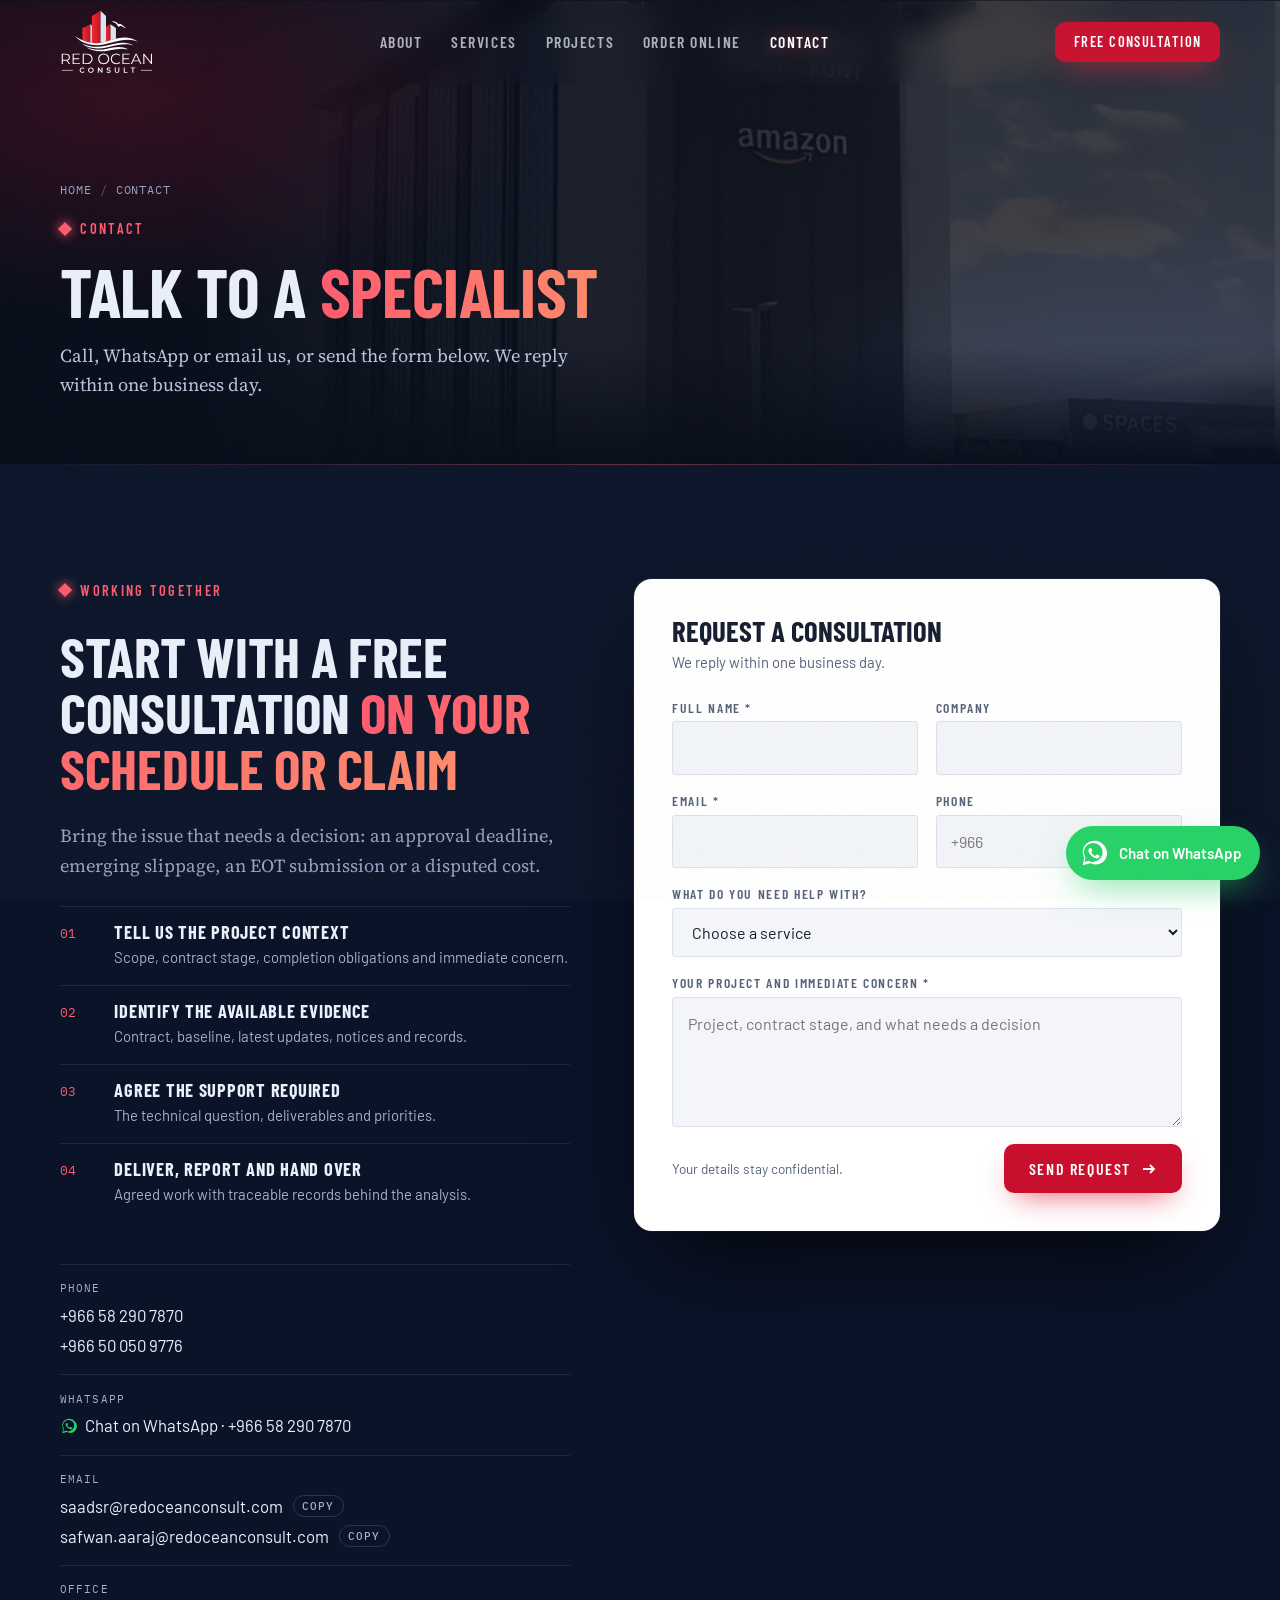
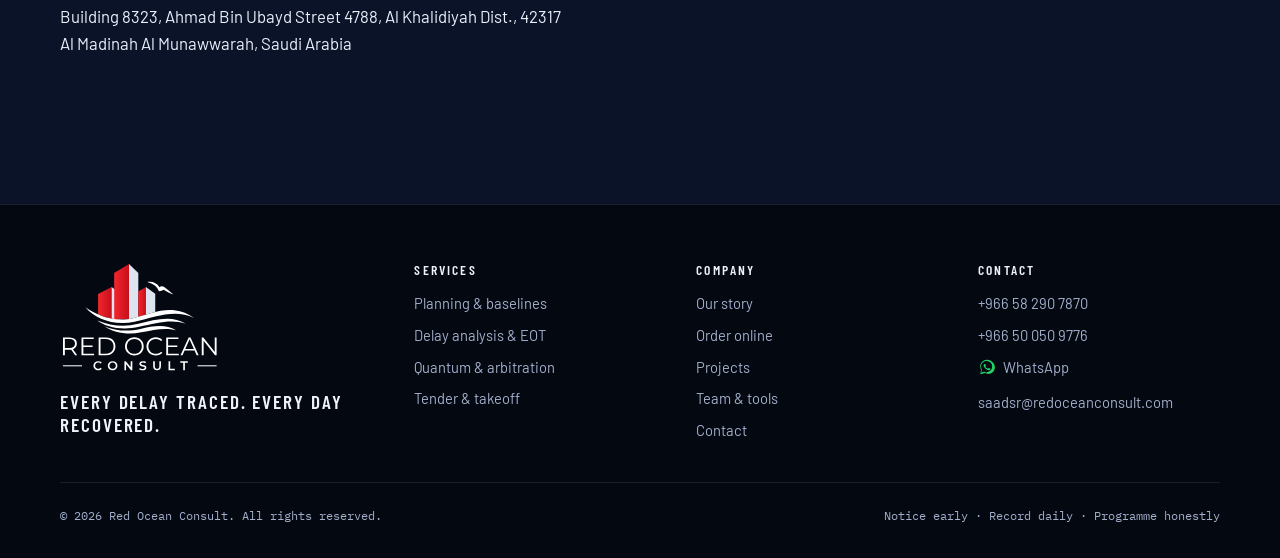
<file: contact.html>
<!DOCTYPE html>
<html lang="en">
<head>
<meta charset="utf-8">
<meta name="viewport" content="width=device-width, initial-scale=1, viewport-fit=cover">
<title>Contact Red Ocean Consult | Free consultation</title>
<meta name="claude:viewport-fit-sides" content="cover">
<meta name="description" content="Book a free consultation on your schedule or claim. Phone, WhatsApp and email for Red Ocean Consult, Al Madinah, Saudi Arabia.">
<meta property="og:title" content="Contact Red Ocean Consult | Free consultation">
<meta property="og:description" content="Book a free consultation on your schedule or claim. Phone, WhatsApp and email for Red Ocean Consult, Al Madinah, Saudi Arabia.">
<meta property="og:url" content="https://www.redoceanconsult.com/contact.html">
<meta property="og:image" content="https://www.redoceanconsult.com/assets/img/project-kafd-2-14.jpg">
<meta property="og:type" content="website">
<meta name="theme-color" content="#060B18">
<link rel="icon" href="assets/img/logo-mark.svg" type="image/svg+xml">
<link rel="icon" href="assets/favicon.png" type="image/png">
<link rel="apple-touch-icon" href="assets/favicon.png">
<link rel="canonical" href="https://www.redoceanconsult.com/contact.html">
<link rel="preconnect" href="https://fonts.googleapis.com">
<link rel="preconnect" href="https://fonts.gstatic.com" crossorigin>
<link rel="stylesheet" href="https://fonts.googleapis.com/css2?family=Barlow+Condensed:wght@500;600;700&family=Barlow:wght@400;500;600&family=Source+Serif+4:opsz,wght@8..60,400;8..60,600&family=IBM+Plex+Mono:wght@400;500&display=swap">

<link rel="stylesheet" href="assets/css/site.css">
</head>
<body data-page="contact">

<header class="site-header">
  <div class="wrap">
    <nav class="nav" aria-label="Main">
      <a class="brand" href="./" aria-label="Red Ocean Consult home"><img src="assets/img/logo-white.svg" alt="Red Ocean Consult" width="378" height="266"></a>
      <ul class="nav-links">
        <li><a href="about.html" data-nav="about">About</a></li>
        <li class="has-sub"><a href="services.html" data-nav="services">Services</a>
          <ul class="sub"><li><a href="tender-takeoff.html">Tender &amp; Quantity Takeoff</a></li><li><a href="planning.html">Planning &amp; Baselines</a></li><li><a href="delay-analysis.html">Delay Analysis &amp; EOT</a></li><li><a href="quantum-arbitration.html">Quantum &amp; Arbitration</a></li></ul></li>
        <li><a href="projects.html" data-nav="projects">Projects</a></li>
        <li><a href="order.html" data-nav="order">Order online</a></li>
        <li><a href="contact.html" data-nav="contact">Contact</a></li>
      </ul>
      <a class="btn btn--red" href="contact.html">Free consultation</a>
      <button class="menu-btn" id="menu-btn" type="button" aria-label="Open menu" aria-expanded="false" aria-controls="mobile-menu">
        <svg viewBox="0 0 24 24" fill="none" stroke="currentColor" stroke-width="1.8" stroke-linecap="round"><path d="M3 7h18M3 12h18M3 17h18"/></svg>
      </button>
    </nav>
    <div class="mobile-menu" id="mobile-menu">
      <a href="about.html" data-nav="about">About</a>
      <a href="services.html" data-nav="services">Services</a>
      <a class="mm-sub" href="tender-takeoff.html">Tender &amp; Quantity Takeoff</a>
      <a class="mm-sub" href="planning.html">Planning &amp; Baselines</a>
      <a class="mm-sub" href="delay-analysis.html">Delay Analysis &amp; EOT</a>
      <a class="mm-sub" href="quantum-arbitration.html">Quantum &amp; Arbitration</a>
      <a href="projects.html" data-nav="projects">Projects</a>
      <a href="order.html" data-nav="order">Order online</a>
      <a href="contact.html" data-nav="contact">Contact</a>
      <a class="btn btn--red" href="contact.html">Free consultation</a>
    </div>
  </div>
</header>

<main id="top">

<section class="subhero" aria-labelledby="page-title">
  <div class="subhero-bg" aria-hidden="true"><img src="assets/img/project-amazon-riyadh-front-sm.jpg" srcset="assets/img/project-amazon-riyadh-front-sm.jpg 800w, assets/img/project-amazon-riyadh-front.jpg 1600w" sizes="(max-width: 680px) 100vw, 600px" alt=""></div>
  <div class="wrap subhero-inner">
    <nav class="crumbs" aria-label="Breadcrumb"><a href="./">Home</a><span>/</span>Contact</nav>
    <span class="label">Contact</span>
    <h1 id="page-title">Talk to a <em>specialist</em></h1>
    <p class="lede">Call, WhatsApp or email us, or send the form below. We reply within one business day.</p>
  </div>
</section>
<section class="band band--navy" id="contact-form" aria-labelledby="contact-title">
  <div class="wrap contact">
    <div class="contact-side">
      <span class="label">Working together</span>
      <h2 class="h2" id="contact-title">Start with a free consultation <em>on your schedule or claim</em></h2>
      <p class="lede">Bring the issue that needs a decision: an approval deadline, emerging slippage, an EOT submission or a disputed cost.</p>
      <ol class="engage">
        <li><div><b>Tell us the project context</b><span>Scope, contract stage, completion obligations and immediate concern.</span></div></li>
        <li><div><b>Identify the available evidence</b><span>Contract, baseline, latest updates, notices and records.</span></div></li>
        <li><div><b>Agree the support required</b><span>The technical question, deliverables and priorities.</span></div></li>
        <li><div><b>Deliver, report and hand over</b><span>Agreed work with traceable records behind the analysis.</span></div></li>
      </ol>
      <dl class="cdetails">
        <div class="cline">
          <dt>Phone</dt>
          <dd><a href="tel:+966582907870">+966 58 290 7870</a><a href="tel:+966500509776">+966 50 050 9776</a></dd>
        </div>
        <div class="cline">
          <dt>WhatsApp</dt>
          <dd><a class="wa-link" href="https://wa.me/966582907870?text=Hello%20Red%20Ocean%20Consult%2C%20I%27d%20like%20to%20discuss%20my%20project." target="_blank" rel="noopener"><svg viewBox="0 0 32 32" aria-hidden="true"><path fill="currentColor" d="M16.04 3C9.4 3 4 8.36 4 14.97c0 2.11.56 4.17 1.62 5.99L4 29l8.25-2.16a12.1 12.1 0 0 0 5.79 1.47h.01C24.68 28.31 30 22.95 30 16.34 30 13.13 28.75 10.11 26.47 7.84A11.9 11.9 0 0 0 16.04 3Zm0 22.98h-.01a9.95 9.95 0 0 1-5.08-1.39l-.36-.22-4.9 1.28 1.31-4.77-.24-.38a9.86 9.86 0 0 1-1.52-5.28c0-5.48 4.48-9.94 9.99-9.94a9.9 9.9 0 0 1 7.06 2.92 9.84 9.84 0 0 1 2.92 7.03c0 5.49-4.48 9.75-9.16 9.75Zm5.48-7.43c-.3-.15-1.77-.87-2.04-.97-.27-.1-.47-.15-.67.15-.2.3-.77.97-.94 1.17-.17.2-.35.22-.65.07-.3-.15-1.27-.47-2.41-1.48-.89-.79-1.49-1.77-1.67-2.07-.17-.3-.02-.46.13-.61.14-.13.3-.35.45-.52.15-.17.2-.3.3-.5.1-.2.05-.37-.02-.52-.08-.15-.67-1.62-.92-2.22-.24-.58-.49-.5-.67-.51h-.57c-.2 0-.52.07-.8.37-.27.3-1.04 1.02-1.04 2.48 0 1.47 1.07 2.88 1.22 3.08.15.2 2.1 3.2 5.08 4.48.71.31 1.27.49 1.7.63.72.23 1.37.2 1.88.12.57-.09 1.77-.72 2.02-1.42.25-.7.25-1.29.17-1.42-.07-.12-.27-.2-.57-.35Z"/></svg>Chat on WhatsApp · +966 58 290 7870</a></dd>
        </div>
        <div class="cline">
          <dt>Email</dt>
          <dd>
            <span class="row"><a href="mailto:saadsr@redoceanconsult.com" id="em1">saadsr@redoceanconsult.com</a><button class="copy-btn" type="button" data-copy="saadsr@redoceanconsult.com" data-target="em1">Copy</button></span>
            <span class="row"><a href="mailto:safwan.aaraj@redoceanconsult.com" id="em2">safwan.aaraj@redoceanconsult.com</a><button class="copy-btn" type="button" data-copy="safwan.aaraj@redoceanconsult.com" data-target="em2">Copy</button></span>
          </dd>
        </div>
        <div class="cline">
          <dt>Office</dt>
          <dd>Building 8323, Ahmad Bin Ubayd Street 4788, Al Khalidiyah Dist., 42317 Al Madinah Al Munawwarah, Saudi Arabia</dd>
        </div>
      </dl>
    </div>

    <form class="enquiry" id="enquiry" novalidate>
      <div class="form-title">
        <h3>Request a consultation</h3>
        <p>We reply within one business day.</p>
      </div>
      <div class="field">
        <label for="f-name">Full name *</label>
        <input id="f-name" name="name" type="text" autocomplete="name" required>
      </div>
      <div class="field">
        <label for="f-company">Company</label>
        <input id="f-company" name="company" type="text" autocomplete="organization">
      </div>
      <div class="field">
        <label for="f-email">Email *</label>
        <input id="f-email" name="email" type="email" autocomplete="email" required>
      </div>
      <div class="field">
        <label for="f-phone">Phone</label>
        <input id="f-phone" name="phone" type="tel" autocomplete="tel" placeholder="+966">
      </div>
      <div class="field field--full">
        <label for="f-service">What do you need help with?</label>
        <select id="f-service" name="service">
          <option value="">Choose a service</option>
          <option>Baseline programme (Primavera P6)</option>
          <option>Progress reporting &amp; dashboards</option>
          <option>Delay analysis / extension of time</option>
          <option>Quantum claim</option>
          <option>Dispute avoidance / notices</option>
          <option>Arbitration &amp; expert services</option>
          <option>Tender preparation</option>
          <option>Quantity takeoff</option>
          <option>Not sure yet</option>
        </select>
      </div>
      <div class="field field--full">
        <label for="f-message">Your project and immediate concern *</label>
        <textarea id="f-message" name="message" required placeholder="Project, contract stage, and what needs a decision"></textarea>
      </div>
      <div class="hp" aria-hidden="true"><label for="f-website">Leave empty</label><input id="f-website" name="website" type="text" tabindex="-1" autocomplete="off"></div>
      <p class="form-status" id="form-status" role="status" hidden></p>
      <div class="form-foot">
        <small>Your details stay confidential.</small>
        <button class="btn btn--red" type="submit" id="f-submit"><span>Send request</span>
          <svg viewBox="0 0 16 16" fill="none" stroke="currentColor" stroke-width="1.8"><path d="M2 8h11M9 4l4 4-4 4"/></svg></button>
      </div>
    </form>
  </div>
</section>
</main>

<footer class="site-footer">
  <div class="wrap">
    <div class="foot">
      <div class="foot-brand">
        <img src="assets/img/logo-white.svg" alt="Red Ocean Consult" width="378" height="266" loading="lazy">
        <p>Every delay traced. Every day recovered.</p>
      </div>
      <div>
        <h4>Services</h4>
        <ul>
          <li><a href="planning.html">Planning &amp; baselines</a></li>
          <li><a href="delay-analysis.html">Delay analysis &amp; EOT</a></li>
          <li><a href="quantum-arbitration.html">Quantum &amp; arbitration</a></li>
          <li><a href="tender-takeoff.html">Tender &amp; takeoff</a></li>
        </ul>
      </div>
      <div>
        <h4>Company</h4>
        <ul>
          <li><a href="about.html">Our story</a></li>
          <li><a href="order.html">Order online</a></li>
          <li><a href="projects.html">Projects</a></li>
          <li><a href="about.html#team">Team &amp; tools</a></li>
          <li><a href="contact.html">Contact</a></li>
        </ul>
      </div>
      <div>
        <h4>Contact</h4>
        <ul>
          <li><a href="tel:+966582907870">+966 58 290 7870</a></li>
          <li><a href="tel:+966500509776">+966 50 050 9776</a></li>
          <li><a class="wa-link" href="https://wa.me/966582907870?text=Hello%20Red%20Ocean%20Consult%2C%20I%27d%20like%20to%20discuss%20my%20project." target="_blank" rel="noopener"><svg viewBox="0 0 32 32" aria-hidden="true"><path fill="currentColor" d="M16.04 3C9.4 3 4 8.36 4 14.97c0 2.11.56 4.17 1.62 5.99L4 29l8.25-2.16a12.1 12.1 0 0 0 5.79 1.47h.01C24.68 28.31 30 22.95 30 16.34 30 13.13 28.75 10.11 26.47 7.84A11.9 11.9 0 0 0 16.04 3Zm0 22.98h-.01a9.95 9.95 0 0 1-5.08-1.39l-.36-.22-4.9 1.28 1.31-4.77-.24-.38a9.86 9.86 0 0 1-1.52-5.28c0-5.48 4.48-9.94 9.99-9.94a9.9 9.9 0 0 1 7.06 2.92 9.84 9.84 0 0 1 2.92 7.03c0 5.49-4.48 9.75-9.16 9.75Zm5.48-7.43c-.3-.15-1.77-.87-2.04-.97-.27-.1-.47-.15-.67.15-.2.3-.77.97-.94 1.17-.17.2-.35.22-.65.07-.3-.15-1.27-.47-2.41-1.48-.89-.79-1.49-1.77-1.67-2.07-.17-.3-.02-.46.13-.61.14-.13.3-.35.45-.52.15-.17.2-.3.3-.5.1-.2.05-.37-.02-.52-.08-.15-.67-1.62-.92-2.22-.24-.58-.49-.5-.67-.51h-.57c-.2 0-.52.07-.8.37-.27.3-1.04 1.02-1.04 2.48 0 1.47 1.07 2.88 1.22 3.08.15.2 2.1 3.2 5.08 4.48.71.31 1.27.49 1.7.63.72.23 1.37.2 1.88.12.57-.09 1.77-.72 2.02-1.42.25-.7.25-1.29.17-1.42-.07-.12-.27-.2-.57-.35Z"/></svg>WhatsApp</a></li>
          <li><a href="mailto:saadsr@redoceanconsult.com">saadsr@redoceanconsult.com</a></li>
        </ul>
      </div>
    </div>
    <div class="foot-bottom">
      <span>© <span id="year">2026</span> Red Ocean Consult. All rights reserved.</span>
      <span>Notice early · Record daily · Programme honestly</span>
    </div>
  </div>
</footer>

<a class="wa-float" href="https://wa.me/966582907870?text=Hello%20Red%20Ocean%20Consult%2C%20I%27d%20like%20to%20discuss%20my%20project." target="_blank" rel="noopener" aria-label="Chat with Red Ocean Consult on WhatsApp"><svg viewBox="0 0 32 32" aria-hidden="true"><path fill="currentColor" d="M16.04 3C9.4 3 4 8.36 4 14.97c0 2.11.56 4.17 1.62 5.99L4 29l8.25-2.16a12.1 12.1 0 0 0 5.79 1.47h.01C24.68 28.31 30 22.95 30 16.34 30 13.13 28.75 10.11 26.47 7.84A11.9 11.9 0 0 0 16.04 3Zm0 22.98h-.01a9.95 9.95 0 0 1-5.08-1.39l-.36-.22-4.9 1.28 1.31-4.77-.24-.38a9.86 9.86 0 0 1-1.52-5.28c0-5.48 4.48-9.94 9.99-9.94a9.9 9.9 0 0 1 7.06 2.92 9.84 9.84 0 0 1 2.92 7.03c0 5.49-4.48 9.75-9.16 9.75Zm5.48-7.43c-.3-.15-1.77-.87-2.04-.97-.27-.1-.47-.15-.67.15-.2.3-.77.97-.94 1.17-.17.2-.35.22-.65.07-.3-.15-1.27-.47-2.41-1.48-.89-.79-1.49-1.77-1.67-2.07-.17-.3-.02-.46.13-.61.14-.13.3-.35.45-.52.15-.17.2-.3.3-.5.1-.2.05-.37-.02-.52-.08-.15-.67-1.62-.92-2.22-.24-.58-.49-.5-.67-.51h-.57c-.2 0-.52.07-.8.37-.27.3-1.04 1.02-1.04 2.48 0 1.47 1.07 2.88 1.22 3.08.15.2 2.1 3.2 5.08 4.48.71.31 1.27.49 1.7.63.72.23 1.37.2 1.88.12.57-.09 1.77-.72 2.02-1.42.25-.7.25-1.29.17-1.42-.07-.12-.27-.2-.57-.35Z"/></svg><span>Chat on WhatsApp</span></a>

<dialog class="wiz" id="wiz" aria-labelledby="wiz-title">
  <div class="wiz-head">
    <div><h2 id="wiz-title">Order online</h2><p id="wiz-tag"></p></div>
    <button class="wiz-close" type="button" id="wiz-close" aria-label="Close">×</button>
  </div>
  <ol class="wiz-steps" id="wiz-steps"><li>1 · Scope</li><li>2 · Project</li><li>3 · Quotation</li><li>4 · Payment</li></ol>
  <div class="wiz-body" id="wiz-body"></div>
  <div class="wiz-foot">
    <div class="wiz-total"><small>Estimated total (excl. VAT)</small><b id="wiz-total">SAR 0</b></div>
    <div class="wiz-actions"><button class="btn btn--plain" type="button" id="wiz-back">Back</button><button class="btn btn--red" type="button" id="wiz-next">Continue</button></div>
  </div>
</dialog>

<script src="assets/js/site.js" defer></script>
</body>
</html>
</file>
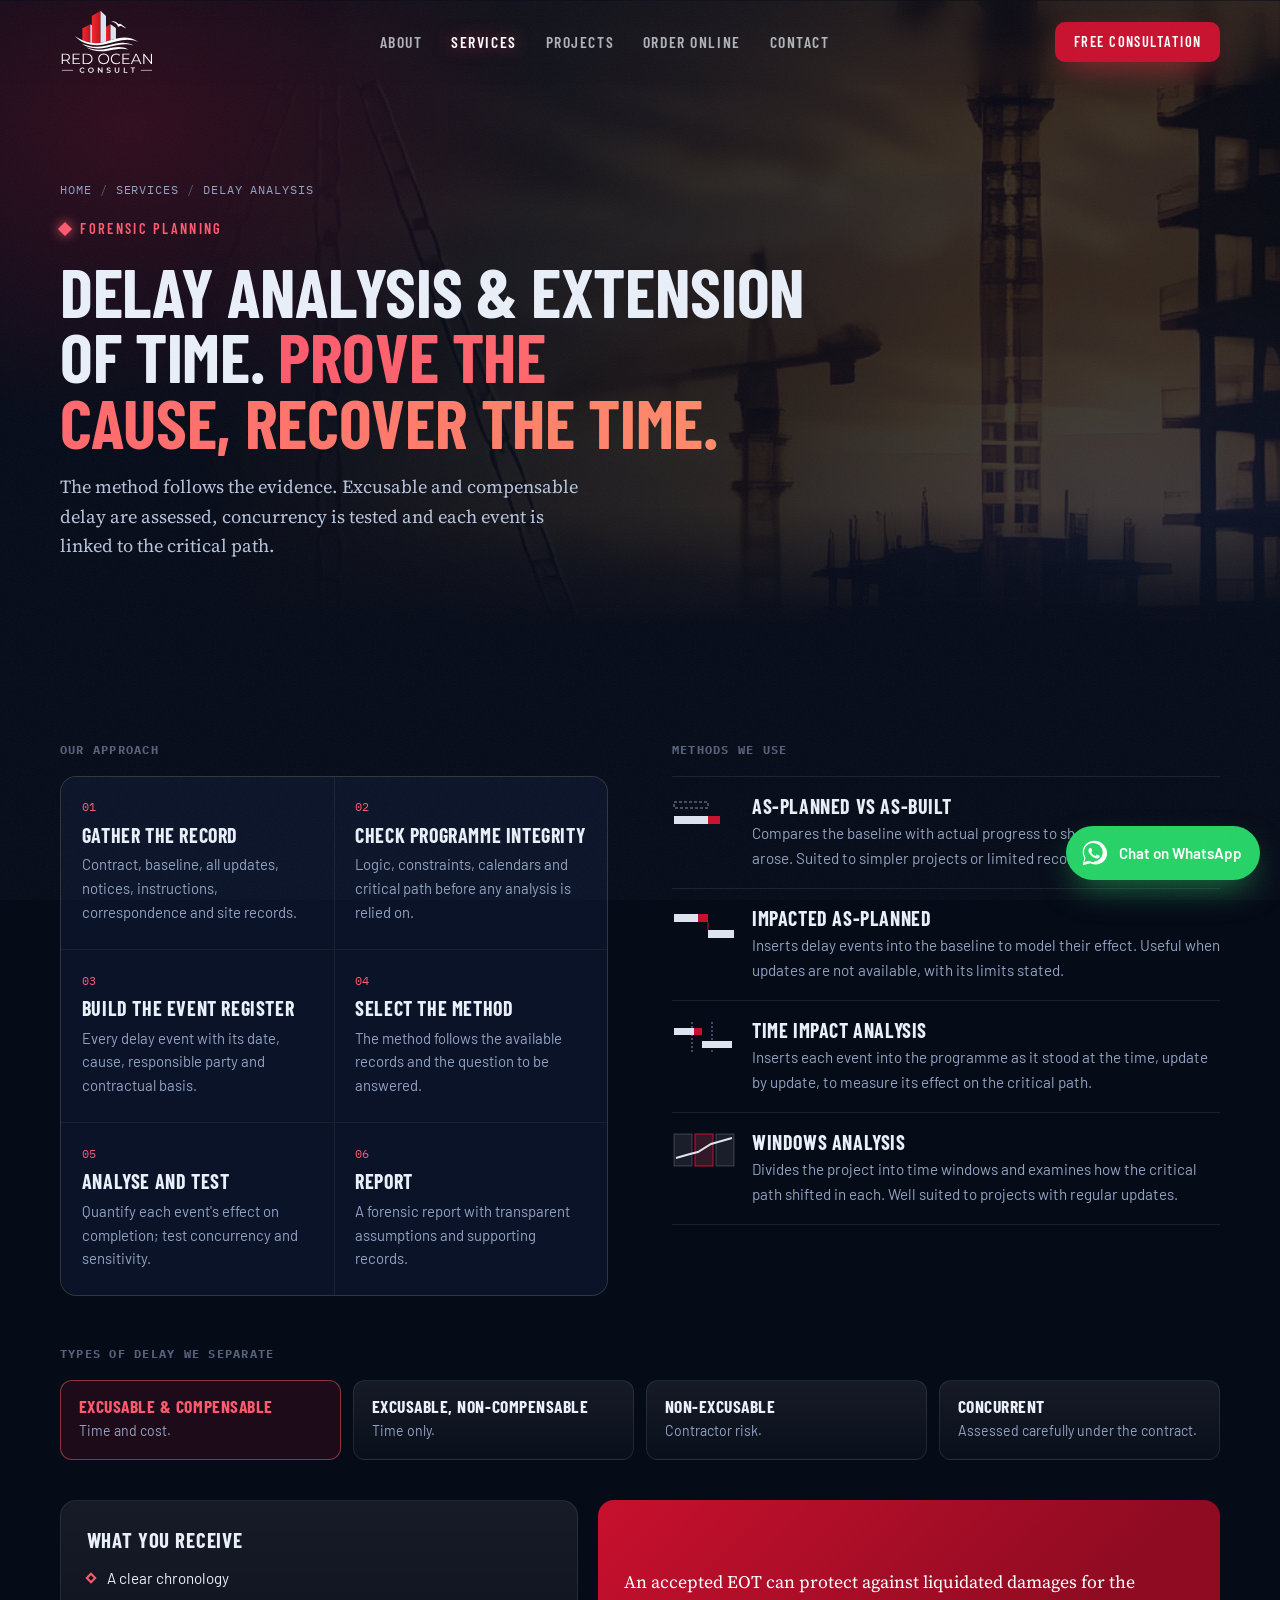
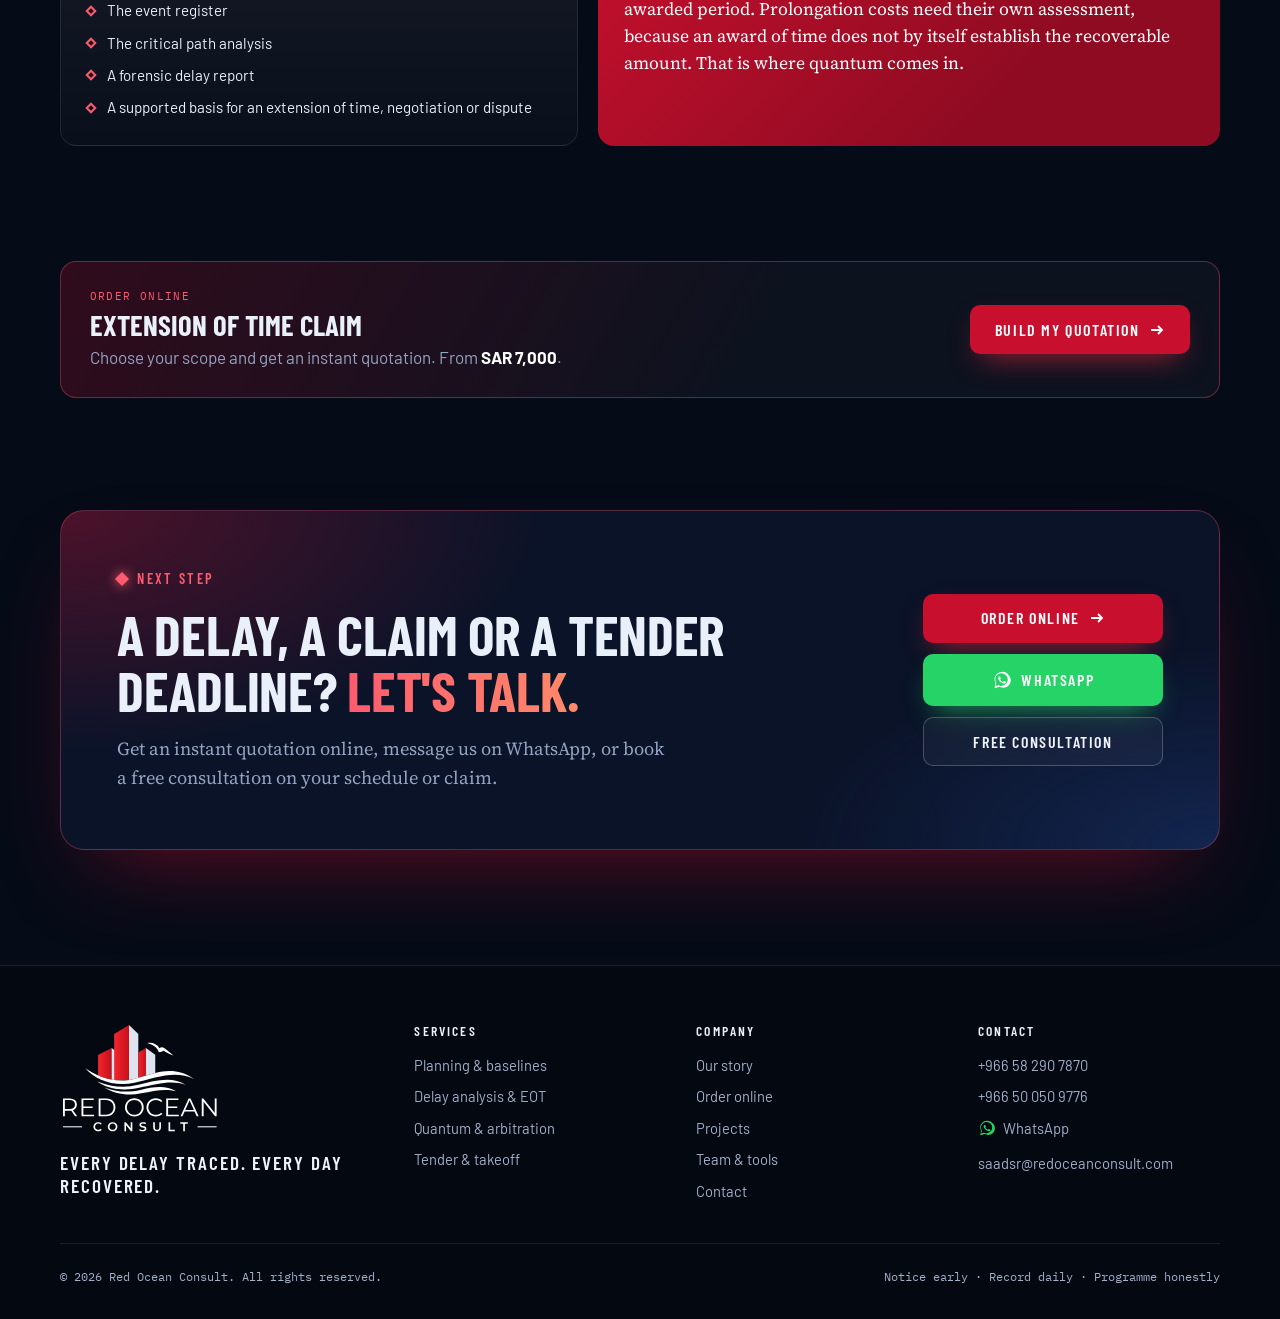
<file: delay-analysis.html>
<!DOCTYPE html>
<html lang="en">
<head>
<meta charset="utf-8">
<meta name="viewport" content="width=device-width, initial-scale=1, viewport-fit=cover">
<title>Delay Analysis &amp; EOT Claims in Saudi Arabia | Red Ocean Consult</title>
<meta name="claude:viewport-fit-sides" content="cover">
<meta name="description" content="Forensic delay analysis and extension of time claims: time impact analysis, windows analysis, impacted as-planned and as-planned vs as-built, linked to the critical path.">
<meta property="og:title" content="Delay Analysis &amp; EOT Claims in Saudi Arabia | Red Ocean Consult">
<meta property="og:description" content="Forensic delay analysis and extension of time claims: time impact analysis, windows analysis, impacted as-planned and as-planned vs as-built, linked to the critical path.">
<meta property="og:url" content="https://www.redoceanconsult.com/delay-analysis.html">
<meta property="og:image" content="https://www.redoceanconsult.com/assets/img/project-kafd-2-14.jpg">
<meta property="og:type" content="website">
<meta name="theme-color" content="#060B18">
<link rel="icon" href="assets/img/logo-mark.svg" type="image/svg+xml">
<link rel="icon" href="assets/favicon.png" type="image/png">
<link rel="apple-touch-icon" href="assets/favicon.png">
<link rel="canonical" href="https://www.redoceanconsult.com/delay-analysis.html">
<link rel="preconnect" href="https://fonts.googleapis.com">
<link rel="preconnect" href="https://fonts.gstatic.com" crossorigin>
<link rel="stylesheet" href="https://fonts.googleapis.com/css2?family=Barlow+Condensed:wght@500;600;700&family=Barlow:wght@400;500;600&family=Source+Serif+4:opsz,wght@8..60,400;8..60,600&family=IBM+Plex+Mono:wght@400;500&display=swap">

<link rel="stylesheet" href="assets/css/site.css">
</head>
<body data-page="services">

<header class="site-header">
  <div class="wrap">
    <nav class="nav" aria-label="Main">
      <a class="brand" href="./" aria-label="Red Ocean Consult home"><img src="assets/img/logo-white.svg" alt="Red Ocean Consult" width="378" height="266"></a>
      <ul class="nav-links">
        <li><a href="about.html" data-nav="about">About</a></li>
        <li class="has-sub"><a href="services.html" data-nav="services">Services</a>
          <ul class="sub"><li><a href="tender-takeoff.html">Tender &amp; Quantity Takeoff</a></li><li><a href="planning.html">Planning &amp; Baselines</a></li><li><a href="delay-analysis.html">Delay Analysis &amp; EOT</a></li><li><a href="quantum-arbitration.html">Quantum &amp; Arbitration</a></li></ul></li>
        <li><a href="projects.html" data-nav="projects">Projects</a></li>
        <li><a href="order.html" data-nav="order">Order online</a></li>
        <li><a href="contact.html" data-nav="contact">Contact</a></li>
      </ul>
      <a class="btn btn--red" href="contact.html">Free consultation</a>
      <button class="menu-btn" id="menu-btn" type="button" aria-label="Open menu" aria-expanded="false" aria-controls="mobile-menu">
        <svg viewBox="0 0 24 24" fill="none" stroke="currentColor" stroke-width="1.8" stroke-linecap="round"><path d="M3 7h18M3 12h18M3 17h18"/></svg>
      </button>
    </nav>
    <div class="mobile-menu" id="mobile-menu">
      <a href="about.html" data-nav="about">About</a>
      <a href="services.html" data-nav="services">Services</a>
      <a class="mm-sub" href="tender-takeoff.html">Tender &amp; Quantity Takeoff</a>
      <a class="mm-sub" href="planning.html">Planning &amp; Baselines</a>
      <a class="mm-sub" href="delay-analysis.html">Delay Analysis &amp; EOT</a>
      <a class="mm-sub" href="quantum-arbitration.html">Quantum &amp; Arbitration</a>
      <a href="projects.html" data-nav="projects">Projects</a>
      <a href="order.html" data-nav="order">Order online</a>
      <a href="contact.html" data-nav="contact">Contact</a>
      <a class="btn btn--red" href="contact.html">Free consultation</a>
    </div>
  </div>
</header>

<main id="top">

<section class="subhero" aria-labelledby="page-title">
  <div class="subhero-bg" aria-hidden="true"><img src="assets/img/story-justice-sm.jpg" srcset="assets/img/story-justice-sm.jpg 500w, assets/img/story-justice.jpg 1000w" sizes="(max-width: 680px) 100vw, 600px" alt=""></div>
  <div class="wrap subhero-inner">
    <nav class="crumbs" aria-label="Breadcrumb"><a href="./">Home</a><span>/</span><a href="services.html">Services</a><span>/</span>Delay analysis</nav>
    <span class="label">Forensic planning</span>
    <h1 id="page-title">Delay analysis &amp; extension of time. <em>Prove the cause, recover the time.</em></h1>
    <p class="lede">The method follows the evidence. Excusable and compensable delay are assessed, concurrency is tested and each event is linked to the critical path.</p>
  </div>
</section>
<section class="band" aria-labelledby="delay-title">
  <div class="wrap">
    <div class="split">
      <div>
        <h3 class="mono" style="font-size:.78rem;letter-spacing:.1em;text-transform:uppercase;color:var(--slate);margin-bottom:1rem">Our approach</h3>
        <ol class="steps6">
          <li><span class="mono">01</span><h4>Gather the record</h4><p>Contract, baseline, all updates, notices, instructions, correspondence and site records.</p></li>
          <li><span class="mono">02</span><h4>Check programme integrity</h4><p>Logic, constraints, calendars and critical path before any analysis is relied on.</p></li>
          <li><span class="mono">03</span><h4>Build the event register</h4><p>Every delay event with its date, cause, responsible party and contractual basis.</p></li>
          <li><span class="mono">04</span><h4>Select the method</h4><p>The method follows the available records and the question to be answered.</p></li>
          <li><span class="mono">05</span><h4>Analyse and test</h4><p>Quantify each event's effect on completion; test concurrency and sensitivity.</p></li>
          <li><span class="mono">06</span><h4>Report</h4><p>A forensic report with transparent assumptions and supporting records.</p></li>
        </ol>
      </div>
      <div>
        <h3 class="mono" style="font-size:.78rem;letter-spacing:.1em;text-transform:uppercase;color:var(--slate);margin-bottom:1rem">Methods we use</h3>
        <div class="methods">
          <div class="method">
            <svg viewBox="0 0 64 40" aria-hidden="true"><rect x="2" y="8" width="34" height="6" fill="none" stroke="#7F8CAA" stroke-dasharray="3 2"/><rect x="2" y="22" width="46" height="8" fill="#DDE4F0"/><rect x="36" y="22" width="12" height="8" fill="#C8102E"/></svg>
            <div><h4>As-planned vs as-built</h4><p>Compares the baseline with actual progress to show where slippage arose. Suited to simpler projects or limited records.</p></div>
          </div>
          <div class="method">
            <svg viewBox="0 0 64 40" aria-hidden="true"><rect x="2" y="8" width="24" height="8" fill="#DDE4F0"/><rect x="26" y="8" width="10" height="8" fill="#C8102E"/><rect x="36" y="24" width="26" height="8" fill="#DDE4F0"/><path d="M36 16v8" stroke="#C8102E"/></svg>
            <div><h4>Impacted as-planned</h4><p>Inserts delay events into the baseline to model their effect. Useful when updates are not available, with its limits stated.</p></div>
          </div>
          <div class="method">
            <svg viewBox="0 0 64 40" aria-hidden="true"><path d="M20 4v32M40 4v32" stroke="#7F8CAA" stroke-dasharray="2 2"/><rect x="2" y="10" width="20" height="7" fill="#DDE4F0"/><rect x="22" y="10" width="8" height="7" fill="#C8102E"/><rect x="30" y="23" width="30" height="7" fill="#DDE4F0"/></svg>
            <div><h4>Time impact analysis</h4><p>Inserts each event into the programme as it stood at the time, update by update, to measure its effect on the critical path.</p></div>
          </div>
          <div class="method">
            <svg viewBox="0 0 64 40" aria-hidden="true"><rect x="2" y="4" width="18" height="32" fill="rgba(255,255,255,.08)" stroke="rgba(255,255,255,.2)"/><rect x="23" y="4" width="18" height="32" fill="rgba(255,90,110,.18)" stroke="#C8102E"/><rect x="44" y="4" width="18" height="32" fill="rgba(255,255,255,.08)" stroke="rgba(255,255,255,.2)"/><path d="M4 28 L18 24 L26 22 L39 14 L46 12 L60 8" stroke="#DDE4F0" stroke-width="2" fill="none"/></svg>
            <div><h4>Windows analysis</h4><p>Divides the project into time windows and examines how the critical path shifted in each. Well suited to projects with regular updates.</p></div>
          </div>
        </div>
      </div>
    </div>

    <h3 class="mono" style="font-size:.78rem;letter-spacing:.1em;text-transform:uppercase;color:var(--slate);margin:3rem 0 1rem">Types of delay we separate</h3>
    <div class="dtypes" style="margin-top:0">
      <div class="dtype dtype--tc"><b>Excusable &amp; compensable</b><span>Time and cost.</span></div>
      <div class="dtype"><b>Excusable, non-compensable</b><span>Time only.</span></div>
      <div class="dtype"><b>Non-excusable</b><span>Contractor risk.</span></div>
      <div class="dtype"><b>Concurrent</b><span>Assessed carefully under the contract.</span></div>
    </div>

    <div class="receive">
      <div class="receive-box spot">
        <h3>What you receive</h3>
        <ul class="ticks">
          <li>A clear chronology</li>
          <li>The event register</li>
          <li>The critical path analysis</li>
          <li>A forensic delay report</li>
          <li>A supported basis for an extension of time, negotiation or dispute</li>
        </ul>
      </div>
      <p class="note-red">An accepted EOT can protect against liquidated damages for the awarded period. Prolongation costs need their own assessment, because an award of time does not by itself establish the recoverable amount. That is where quantum comes in.</p>
    </div>
  </div>
</section>
<section class="band band--tight" aria-label="Order Extension of Time Claim online">
  <div class="wrap">
    <div class="order-strip spot">
      <div><span class="mono">Order online</span><b>Extension of Time Claim</b><span>Choose your scope and get an instant quotation. From <strong data-from="eot">SAR 7,000</strong>.</span></div>
      <button class="btn btn--red" type="button" data-order="eot">Build my quotation <svg viewBox="0 0 16 16" fill="none" stroke="currentColor" stroke-width="1.8"><path d="M2 8h11M9 4l4 4-4 4"/></svg></button>
    </div>
  </div>
</section>

<section class="band cta-wrap" aria-labelledby="cta-title">
  <div class="wrap">
    <div class="cta-band">
      <div>
        <span class="label">Next step</span>
        <h2 class="h2" id="cta-title">A delay, a claim or a tender deadline? <em>Let's talk.</em></h2>
        <p class="lede">Get an instant quotation online, message us on WhatsApp, or book a free consultation on your schedule or claim.</p>
      </div>
      <div class="cta-actions">
        <a class="btn btn--red" href="order.html">Order online <svg viewBox="0 0 16 16" fill="none" stroke="currentColor" stroke-width="1.8"><path d="M2 8h11M9 4l4 4-4 4"/></svg></a>
        <a class="btn btn--wa" href="https://wa.me/966582907870?text=Hello%20Red%20Ocean%20Consult%2C%20I%27d%20like%20to%20discuss%20my%20project." target="_blank" rel="noopener"><svg viewBox="0 0 32 32" aria-hidden="true"><path fill="currentColor" d="M16.04 3C9.4 3 4 8.36 4 14.97c0 2.11.56 4.17 1.62 5.99L4 29l8.25-2.16a12.1 12.1 0 0 0 5.79 1.47h.01C24.68 28.31 30 22.95 30 16.34 30 13.13 28.75 10.11 26.47 7.84A11.9 11.9 0 0 0 16.04 3Zm0 22.98h-.01a9.95 9.95 0 0 1-5.08-1.39l-.36-.22-4.9 1.28 1.31-4.77-.24-.38a9.86 9.86 0 0 1-1.52-5.28c0-5.48 4.48-9.94 9.99-9.94a9.9 9.9 0 0 1 7.06 2.92 9.84 9.84 0 0 1 2.92 7.03c0 5.49-4.48 9.75-9.16 9.75Zm5.48-7.43c-.3-.15-1.77-.87-2.04-.97-.27-.1-.47-.15-.67.15-.2.3-.77.97-.94 1.17-.17.2-.35.22-.65.07-.3-.15-1.27-.47-2.41-1.48-.89-.79-1.49-1.77-1.67-2.07-.17-.3-.02-.46.13-.61.14-.13.3-.35.45-.52.15-.17.2-.3.3-.5.1-.2.05-.37-.02-.52-.08-.15-.67-1.62-.92-2.22-.24-.58-.49-.5-.67-.51h-.57c-.2 0-.52.07-.8.37-.27.3-1.04 1.02-1.04 2.48 0 1.47 1.07 2.88 1.22 3.08.15.2 2.1 3.2 5.08 4.48.71.31 1.27.49 1.7.63.72.23 1.37.2 1.88.12.57-.09 1.77-.72 2.02-1.42.25-.7.25-1.29.17-1.42-.07-.12-.27-.2-.57-.35Z"/></svg>WhatsApp</a>
        <a class="btn btn--line" href="contact.html">Free consultation</a>
      </div>
    </div>
  </div>
</section>

</main>

<footer class="site-footer">
  <div class="wrap">
    <div class="foot">
      <div class="foot-brand">
        <img src="assets/img/logo-white.svg" alt="Red Ocean Consult" width="378" height="266" loading="lazy">
        <p>Every delay traced. Every day recovered.</p>
      </div>
      <div>
        <h4>Services</h4>
        <ul>
          <li><a href="planning.html">Planning &amp; baselines</a></li>
          <li><a href="delay-analysis.html">Delay analysis &amp; EOT</a></li>
          <li><a href="quantum-arbitration.html">Quantum &amp; arbitration</a></li>
          <li><a href="tender-takeoff.html">Tender &amp; takeoff</a></li>
        </ul>
      </div>
      <div>
        <h4>Company</h4>
        <ul>
          <li><a href="about.html">Our story</a></li>
          <li><a href="order.html">Order online</a></li>
          <li><a href="projects.html">Projects</a></li>
          <li><a href="about.html#team">Team &amp; tools</a></li>
          <li><a href="contact.html">Contact</a></li>
        </ul>
      </div>
      <div>
        <h4>Contact</h4>
        <ul>
          <li><a href="tel:+966582907870">+966 58 290 7870</a></li>
          <li><a href="tel:+966500509776">+966 50 050 9776</a></li>
          <li><a class="wa-link" href="https://wa.me/966582907870?text=Hello%20Red%20Ocean%20Consult%2C%20I%27d%20like%20to%20discuss%20my%20project." target="_blank" rel="noopener"><svg viewBox="0 0 32 32" aria-hidden="true"><path fill="currentColor" d="M16.04 3C9.4 3 4 8.36 4 14.97c0 2.11.56 4.17 1.62 5.99L4 29l8.25-2.16a12.1 12.1 0 0 0 5.79 1.47h.01C24.68 28.31 30 22.95 30 16.34 30 13.13 28.75 10.11 26.47 7.84A11.9 11.9 0 0 0 16.04 3Zm0 22.98h-.01a9.95 9.95 0 0 1-5.08-1.39l-.36-.22-4.9 1.28 1.31-4.77-.24-.38a9.86 9.86 0 0 1-1.52-5.28c0-5.48 4.48-9.94 9.99-9.94a9.9 9.9 0 0 1 7.06 2.92 9.84 9.84 0 0 1 2.92 7.03c0 5.49-4.48 9.75-9.16 9.75Zm5.48-7.43c-.3-.15-1.77-.87-2.04-.97-.27-.1-.47-.15-.67.15-.2.3-.77.97-.94 1.17-.17.2-.35.22-.65.07-.3-.15-1.27-.47-2.41-1.48-.89-.79-1.49-1.77-1.67-2.07-.17-.3-.02-.46.13-.61.14-.13.3-.35.45-.52.15-.17.2-.3.3-.5.1-.2.05-.37-.02-.52-.08-.15-.67-1.62-.92-2.22-.24-.58-.49-.5-.67-.51h-.57c-.2 0-.52.07-.8.37-.27.3-1.04 1.02-1.04 2.48 0 1.47 1.07 2.88 1.22 3.08.15.2 2.1 3.2 5.08 4.48.71.31 1.27.49 1.7.63.72.23 1.37.2 1.88.12.57-.09 1.77-.72 2.02-1.42.25-.7.25-1.29.17-1.42-.07-.12-.27-.2-.57-.35Z"/></svg>WhatsApp</a></li>
          <li><a href="mailto:saadsr@redoceanconsult.com">saadsr@redoceanconsult.com</a></li>
        </ul>
      </div>
    </div>
    <div class="foot-bottom">
      <span>© <span id="year">2026</span> Red Ocean Consult. All rights reserved.</span>
      <span>Notice early · Record daily · Programme honestly</span>
    </div>
  </div>
</footer>

<a class="wa-float" href="https://wa.me/966582907870?text=Hello%20Red%20Ocean%20Consult%2C%20I%27d%20like%20to%20discuss%20my%20project." target="_blank" rel="noopener" aria-label="Chat with Red Ocean Consult on WhatsApp"><svg viewBox="0 0 32 32" aria-hidden="true"><path fill="currentColor" d="M16.04 3C9.4 3 4 8.36 4 14.97c0 2.11.56 4.17 1.62 5.99L4 29l8.25-2.16a12.1 12.1 0 0 0 5.79 1.47h.01C24.68 28.31 30 22.95 30 16.34 30 13.13 28.75 10.11 26.47 7.84A11.9 11.9 0 0 0 16.04 3Zm0 22.98h-.01a9.95 9.95 0 0 1-5.08-1.39l-.36-.22-4.9 1.28 1.31-4.77-.24-.38a9.86 9.86 0 0 1-1.52-5.28c0-5.48 4.48-9.94 9.99-9.94a9.9 9.9 0 0 1 7.06 2.92 9.84 9.84 0 0 1 2.92 7.03c0 5.49-4.48 9.75-9.16 9.75Zm5.48-7.43c-.3-.15-1.77-.87-2.04-.97-.27-.1-.47-.15-.67.15-.2.3-.77.97-.94 1.17-.17.2-.35.22-.65.07-.3-.15-1.27-.47-2.41-1.48-.89-.79-1.49-1.77-1.67-2.07-.17-.3-.02-.46.13-.61.14-.13.3-.35.45-.52.15-.17.2-.3.3-.5.1-.2.05-.37-.02-.52-.08-.15-.67-1.62-.92-2.22-.24-.58-.49-.5-.67-.51h-.57c-.2 0-.52.07-.8.37-.27.3-1.04 1.02-1.04 2.48 0 1.47 1.07 2.88 1.22 3.08.15.2 2.1 3.2 5.08 4.48.71.31 1.27.49 1.7.63.72.23 1.37.2 1.88.12.57-.09 1.77-.72 2.02-1.42.25-.7.25-1.29.17-1.42-.07-.12-.27-.2-.57-.35Z"/></svg><span>Chat on WhatsApp</span></a>

<dialog class="wiz" id="wiz" aria-labelledby="wiz-title">
  <div class="wiz-head">
    <div><h2 id="wiz-title">Order online</h2><p id="wiz-tag"></p></div>
    <button class="wiz-close" type="button" id="wiz-close" aria-label="Close">×</button>
  </div>
  <ol class="wiz-steps" id="wiz-steps"><li>1 · Scope</li><li>2 · Project</li><li>3 · Quotation</li><li>4 · Payment</li></ol>
  <div class="wiz-body" id="wiz-body"></div>
  <div class="wiz-foot">
    <div class="wiz-total"><small>Estimated total (excl. VAT)</small><b id="wiz-total">SAR 0</b></div>
    <div class="wiz-actions"><button class="btn btn--plain" type="button" id="wiz-back">Back</button><button class="btn btn--red" type="button" id="wiz-next">Continue</button></div>
  </div>
</dialog>

<script src="assets/js/site.js" defer></script>
</body>
</html>
</file>
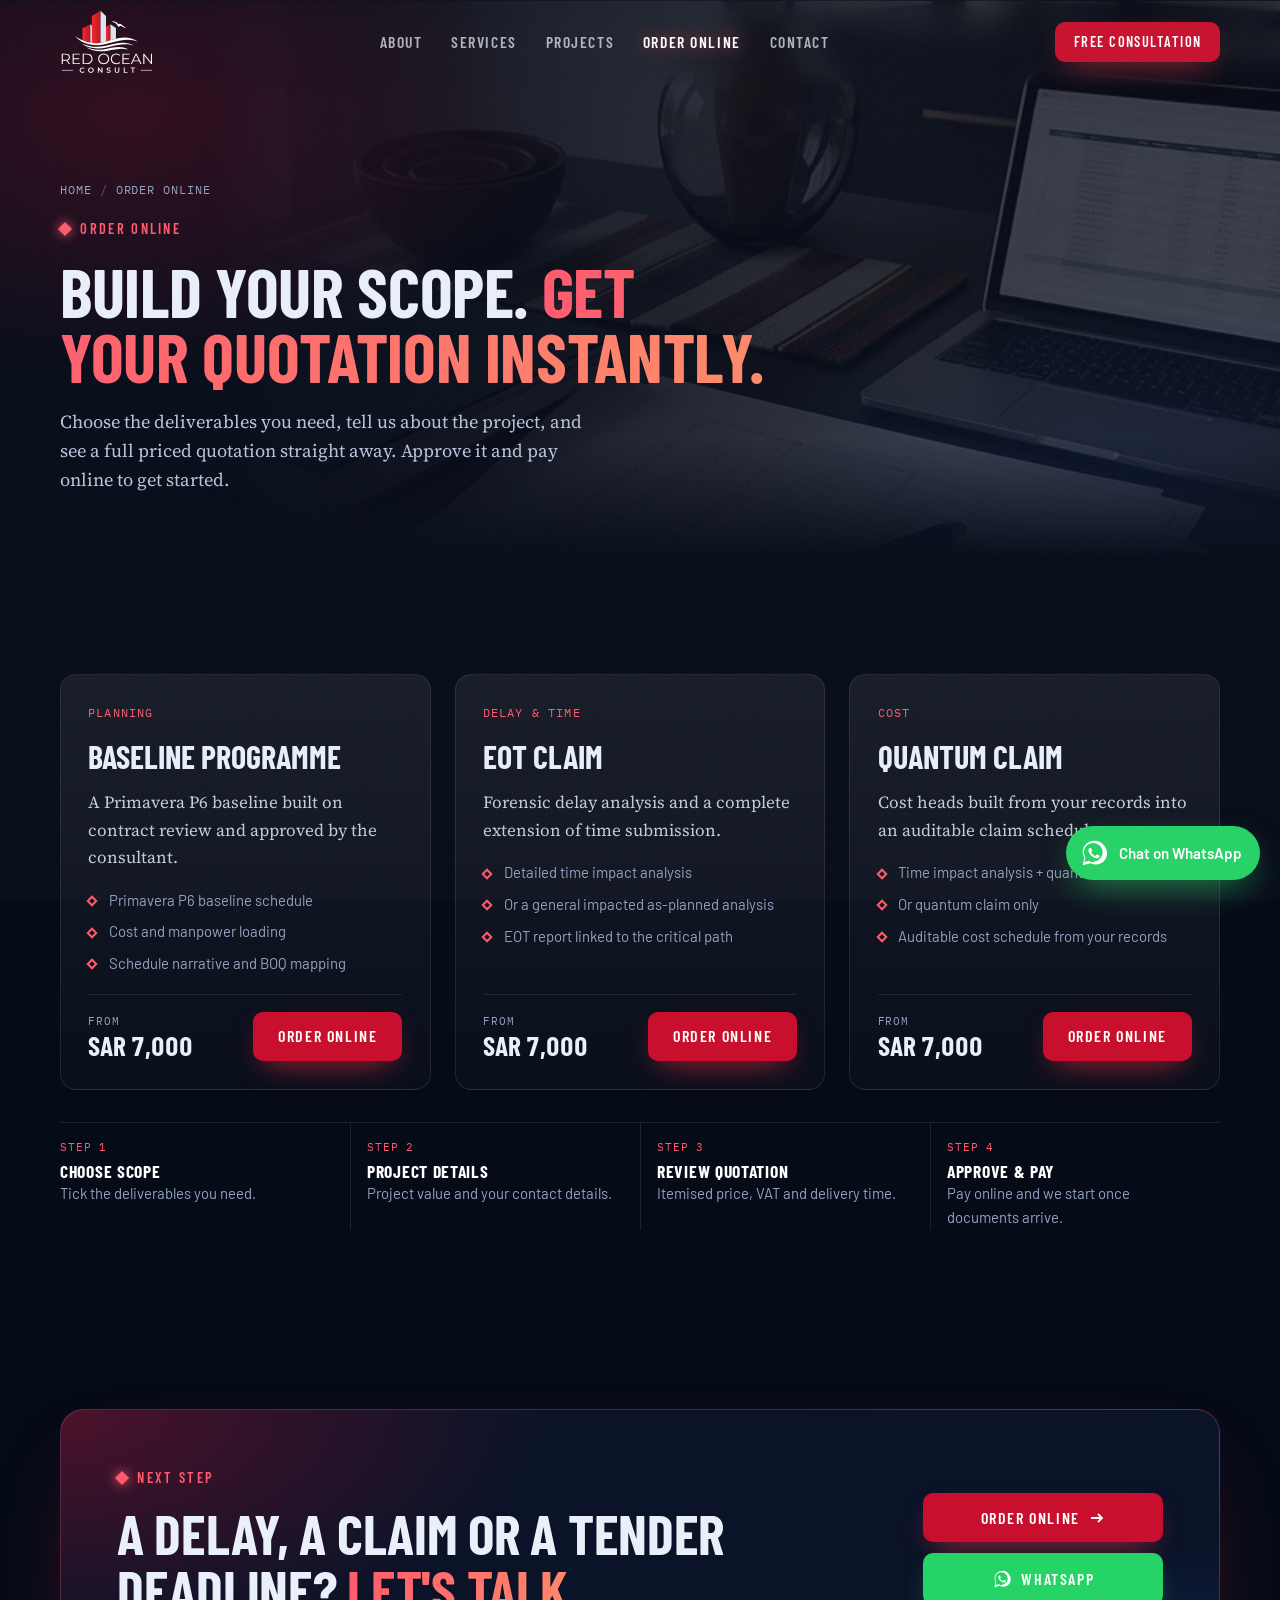
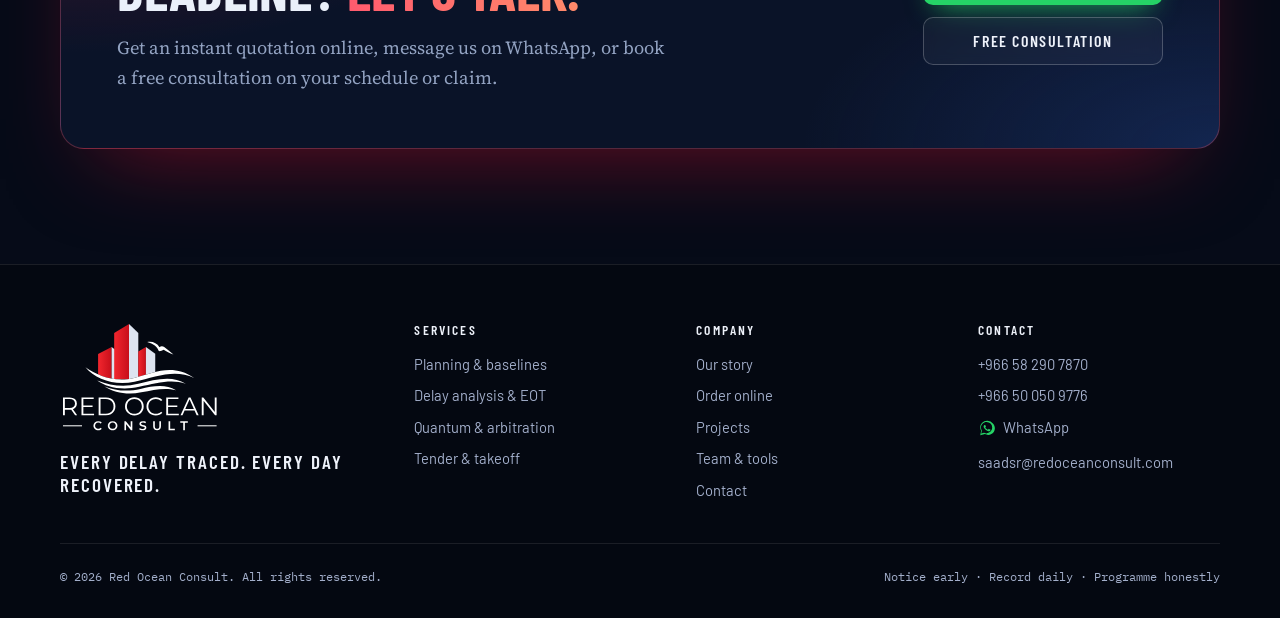
<file: order.html>
<!DOCTYPE html>
<html lang="en">
<head>
<meta charset="utf-8">
<meta name="viewport" content="width=device-width, initial-scale=1, viewport-fit=cover">
<title>Order Online | Red Ocean Consult</title>
<meta name="claude:viewport-fit-sides" content="cover">
<meta name="description" content="Build your scope for a baseline programme, EOT claim or quantum claim and get an instant priced quotation. Approve it and pay online.">
<meta property="og:title" content="Order Online | Red Ocean Consult">
<meta property="og:description" content="Build your scope for a baseline programme, EOT claim or quantum claim and get an instant priced quotation. Approve it and pay online.">
<meta property="og:url" content="https://www.redoceanconsult.com/order.html">
<meta property="og:image" content="https://www.redoceanconsult.com/assets/img/project-kafd-2-14.jpg">
<meta property="og:type" content="website">
<meta name="theme-color" content="#060B18">
<link rel="icon" href="assets/img/logo-mark.svg" type="image/svg+xml">
<link rel="icon" href="assets/favicon.png" type="image/png">
<link rel="apple-touch-icon" href="assets/favicon.png">
<link rel="canonical" href="https://www.redoceanconsult.com/order.html">
<link rel="preconnect" href="https://fonts.googleapis.com">
<link rel="preconnect" href="https://fonts.gstatic.com" crossorigin>
<link rel="stylesheet" href="https://fonts.googleapis.com/css2?family=Barlow+Condensed:wght@500;600;700&family=Barlow:wght@400;500;600&family=Source+Serif+4:opsz,wght@8..60,400;8..60,600&family=IBM+Plex+Mono:wght@400;500&display=swap">

<link rel="stylesheet" href="assets/css/site.css">
</head>
<body data-page="order">

<header class="site-header">
  <div class="wrap">
    <nav class="nav" aria-label="Main">
      <a class="brand" href="./" aria-label="Red Ocean Consult home"><img src="assets/img/logo-white.svg" alt="Red Ocean Consult" width="378" height="266"></a>
      <ul class="nav-links">
        <li><a href="about.html" data-nav="about">About</a></li>
        <li class="has-sub"><a href="services.html" data-nav="services">Services</a>
          <ul class="sub"><li><a href="tender-takeoff.html">Tender &amp; Quantity Takeoff</a></li><li><a href="planning.html">Planning &amp; Baselines</a></li><li><a href="delay-analysis.html">Delay Analysis &amp; EOT</a></li><li><a href="quantum-arbitration.html">Quantum &amp; Arbitration</a></li></ul></li>
        <li><a href="projects.html" data-nav="projects">Projects</a></li>
        <li><a href="order.html" data-nav="order">Order online</a></li>
        <li><a href="contact.html" data-nav="contact">Contact</a></li>
      </ul>
      <a class="btn btn--red" href="contact.html">Free consultation</a>
      <button class="menu-btn" id="menu-btn" type="button" aria-label="Open menu" aria-expanded="false" aria-controls="mobile-menu">
        <svg viewBox="0 0 24 24" fill="none" stroke="currentColor" stroke-width="1.8" stroke-linecap="round"><path d="M3 7h18M3 12h18M3 17h18"/></svg>
      </button>
    </nav>
    <div class="mobile-menu" id="mobile-menu">
      <a href="about.html" data-nav="about">About</a>
      <a href="services.html" data-nav="services">Services</a>
      <a class="mm-sub" href="tender-takeoff.html">Tender &amp; Quantity Takeoff</a>
      <a class="mm-sub" href="planning.html">Planning &amp; Baselines</a>
      <a class="mm-sub" href="delay-analysis.html">Delay Analysis &amp; EOT</a>
      <a class="mm-sub" href="quantum-arbitration.html">Quantum &amp; Arbitration</a>
      <a href="projects.html" data-nav="projects">Projects</a>
      <a href="order.html" data-nav="order">Order online</a>
      <a href="contact.html" data-nav="contact">Contact</a>
      <a class="btn btn--red" href="contact.html">Free consultation</a>
    </div>
  </div>
</header>

<main id="top">

<section class="subhero" aria-labelledby="page-title">
  <div class="subhero-bg" aria-hidden="true"><img src="assets/img/tender-sm.jpg" srcset="assets/img/tender-sm.jpg 800w, assets/img/tender.jpg 1600w" sizes="(max-width: 680px) 100vw, 600px" alt=""></div>
  <div class="wrap subhero-inner">
    <nav class="crumbs" aria-label="Breadcrumb"><a href="./">Home</a><span>/</span>Order online</nav>
    <span class="label">Order online</span>
    <h1 id="page-title">Build your scope. <em>Get your quotation instantly.</em></h1>
    <p class="lede">Choose the deliverables you need, tell us about the project, and see a full priced quotation straight away. Approve it and pay online to get started.</p>
  </div>
</section>
<section class="band" aria-labelledby="order-title">
  <div class="wrap">
    <div class="order-grid">
      <article class="pkg spot">
        <span class="mono">Planning</span>
        <h3>Baseline Programme</h3>
        <p>A Primavera P6 baseline built on contract review and approved by the consultant.</p>
        <ul class="ticks"><li>Primavera P6 baseline schedule</li><li>Cost and manpower loading</li><li>Schedule narrative and BOQ mapping</li></ul>
        <div class="pkg-foot"><span class="pkg-from"><small>From</small><b data-from="baseline">SAR 7,000</b></span><button class="btn btn--red" type="button" data-order="baseline">Order online</button></div>
      </article>
      <article class="pkg spot">
        <span class="mono">Delay &amp; time</span>
        <h3>EOT Claim</h3>
        <p>Forensic delay analysis and a complete extension of time submission.</p>
        <ul class="ticks"><li>Detailed time impact analysis</li><li>Or a general impacted as-planned analysis</li><li>EOT report linked to the critical path</li></ul>
        <div class="pkg-foot"><span class="pkg-from"><small>From</small><b data-from="eot">SAR 7,000</b></span><button class="btn btn--red" type="button" data-order="eot">Order online</button></div>
      </article>
      <article class="pkg spot">
        <span class="mono">Cost</span>
        <h3>Quantum Claim</h3>
        <p>Cost heads built from your records into an auditable claim schedule.</p>
        <ul class="ticks"><li>Time impact analysis + quantum claim</li><li>Or quantum claim only</li><li>Auditable cost schedule from your records</li></ul>
        <div class="pkg-foot"><span class="pkg-from"><small>From</small><b data-from="quantum">SAR 7,000</b></span><button class="btn btn--red" type="button" data-order="quantum">Order online</button></div>
      </article>
    </div>
    <ol class="order-how">
      <li><b>Choose scope</b>Tick the deliverables you need.</li>
      <li><b>Project details</b>Project value and your contact details.</li>
      <li><b>Review quotation</b>Itemised price, VAT and delivery time.</li>
      <li><b>Approve &amp; pay</b>Pay online and we start once documents arrive.</li>
    </ol>
  </div>
</section>
<section class="band cta-wrap" aria-labelledby="cta-title">
  <div class="wrap">
    <div class="cta-band">
      <div>
        <span class="label">Next step</span>
        <h2 class="h2" id="cta-title">A delay, a claim or a tender deadline? <em>Let's talk.</em></h2>
        <p class="lede">Get an instant quotation online, message us on WhatsApp, or book a free consultation on your schedule or claim.</p>
      </div>
      <div class="cta-actions">
        <a class="btn btn--red" href="order.html">Order online <svg viewBox="0 0 16 16" fill="none" stroke="currentColor" stroke-width="1.8"><path d="M2 8h11M9 4l4 4-4 4"/></svg></a>
        <a class="btn btn--wa" href="https://wa.me/966582907870?text=Hello%20Red%20Ocean%20Consult%2C%20I%27d%20like%20to%20discuss%20my%20project." target="_blank" rel="noopener"><svg viewBox="0 0 32 32" aria-hidden="true"><path fill="currentColor" d="M16.04 3C9.4 3 4 8.36 4 14.97c0 2.11.56 4.17 1.62 5.99L4 29l8.25-2.16a12.1 12.1 0 0 0 5.79 1.47h.01C24.68 28.31 30 22.95 30 16.34 30 13.13 28.75 10.11 26.47 7.84A11.9 11.9 0 0 0 16.04 3Zm0 22.98h-.01a9.95 9.95 0 0 1-5.08-1.39l-.36-.22-4.9 1.28 1.31-4.77-.24-.38a9.86 9.86 0 0 1-1.52-5.28c0-5.48 4.48-9.94 9.99-9.94a9.9 9.9 0 0 1 7.06 2.92 9.84 9.84 0 0 1 2.92 7.03c0 5.49-4.48 9.75-9.16 9.75Zm5.48-7.43c-.3-.15-1.77-.87-2.04-.97-.27-.1-.47-.15-.67.15-.2.3-.77.97-.94 1.17-.17.2-.35.22-.65.07-.3-.15-1.27-.47-2.41-1.48-.89-.79-1.49-1.77-1.67-2.07-.17-.3-.02-.46.13-.61.14-.13.3-.35.45-.52.15-.17.2-.3.3-.5.1-.2.05-.37-.02-.52-.08-.15-.67-1.62-.92-2.22-.24-.58-.49-.5-.67-.51h-.57c-.2 0-.52.07-.8.37-.27.3-1.04 1.02-1.04 2.48 0 1.47 1.07 2.88 1.22 3.08.15.2 2.1 3.2 5.08 4.48.71.31 1.27.49 1.7.63.72.23 1.37.2 1.88.12.57-.09 1.77-.72 2.02-1.42.25-.7.25-1.29.17-1.42-.07-.12-.27-.2-.57-.35Z"/></svg>WhatsApp</a>
        <a class="btn btn--line" href="contact.html">Free consultation</a>
      </div>
    </div>
  </div>
</section>

</main>

<footer class="site-footer">
  <div class="wrap">
    <div class="foot">
      <div class="foot-brand">
        <img src="assets/img/logo-white.svg" alt="Red Ocean Consult" width="378" height="266" loading="lazy">
        <p>Every delay traced. Every day recovered.</p>
      </div>
      <div>
        <h4>Services</h4>
        <ul>
          <li><a href="planning.html">Planning &amp; baselines</a></li>
          <li><a href="delay-analysis.html">Delay analysis &amp; EOT</a></li>
          <li><a href="quantum-arbitration.html">Quantum &amp; arbitration</a></li>
          <li><a href="tender-takeoff.html">Tender &amp; takeoff</a></li>
        </ul>
      </div>
      <div>
        <h4>Company</h4>
        <ul>
          <li><a href="about.html">Our story</a></li>
          <li><a href="order.html">Order online</a></li>
          <li><a href="projects.html">Projects</a></li>
          <li><a href="about.html#team">Team &amp; tools</a></li>
          <li><a href="contact.html">Contact</a></li>
        </ul>
      </div>
      <div>
        <h4>Contact</h4>
        <ul>
          <li><a href="tel:+966582907870">+966 58 290 7870</a></li>
          <li><a href="tel:+966500509776">+966 50 050 9776</a></li>
          <li><a class="wa-link" href="https://wa.me/966582907870?text=Hello%20Red%20Ocean%20Consult%2C%20I%27d%20like%20to%20discuss%20my%20project." target="_blank" rel="noopener"><svg viewBox="0 0 32 32" aria-hidden="true"><path fill="currentColor" d="M16.04 3C9.4 3 4 8.36 4 14.97c0 2.11.56 4.17 1.62 5.99L4 29l8.25-2.16a12.1 12.1 0 0 0 5.79 1.47h.01C24.68 28.31 30 22.95 30 16.34 30 13.13 28.75 10.11 26.47 7.84A11.9 11.9 0 0 0 16.04 3Zm0 22.98h-.01a9.95 9.95 0 0 1-5.08-1.39l-.36-.22-4.9 1.28 1.31-4.77-.24-.38a9.86 9.86 0 0 1-1.52-5.28c0-5.48 4.48-9.94 9.99-9.94a9.9 9.9 0 0 1 7.06 2.92 9.84 9.84 0 0 1 2.92 7.03c0 5.49-4.48 9.75-9.16 9.75Zm5.48-7.43c-.3-.15-1.77-.87-2.04-.97-.27-.1-.47-.15-.67.15-.2.3-.77.97-.94 1.17-.17.2-.35.22-.65.07-.3-.15-1.27-.47-2.41-1.48-.89-.79-1.49-1.77-1.67-2.07-.17-.3-.02-.46.13-.61.14-.13.3-.35.45-.52.15-.17.2-.3.3-.5.1-.2.05-.37-.02-.52-.08-.15-.67-1.62-.92-2.22-.24-.58-.49-.5-.67-.51h-.57c-.2 0-.52.07-.8.37-.27.3-1.04 1.02-1.04 2.48 0 1.47 1.07 2.88 1.22 3.08.15.2 2.1 3.2 5.08 4.48.71.31 1.27.49 1.7.63.72.23 1.37.2 1.88.12.57-.09 1.77-.72 2.02-1.42.25-.7.25-1.29.17-1.42-.07-.12-.27-.2-.57-.35Z"/></svg>WhatsApp</a></li>
          <li><a href="mailto:saadsr@redoceanconsult.com">saadsr@redoceanconsult.com</a></li>
        </ul>
      </div>
    </div>
    <div class="foot-bottom">
      <span>© <span id="year">2026</span> Red Ocean Consult. All rights reserved.</span>
      <span>Notice early · Record daily · Programme honestly</span>
    </div>
  </div>
</footer>

<a class="wa-float" href="https://wa.me/966582907870?text=Hello%20Red%20Ocean%20Consult%2C%20I%27d%20like%20to%20discuss%20my%20project." target="_blank" rel="noopener" aria-label="Chat with Red Ocean Consult on WhatsApp"><svg viewBox="0 0 32 32" aria-hidden="true"><path fill="currentColor" d="M16.04 3C9.4 3 4 8.36 4 14.97c0 2.11.56 4.17 1.62 5.99L4 29l8.25-2.16a12.1 12.1 0 0 0 5.79 1.47h.01C24.68 28.31 30 22.95 30 16.34 30 13.13 28.75 10.11 26.47 7.84A11.9 11.9 0 0 0 16.04 3Zm0 22.98h-.01a9.95 9.95 0 0 1-5.08-1.39l-.36-.22-4.9 1.28 1.31-4.77-.24-.38a9.86 9.86 0 0 1-1.52-5.28c0-5.48 4.48-9.94 9.99-9.94a9.9 9.9 0 0 1 7.06 2.92 9.84 9.84 0 0 1 2.92 7.03c0 5.49-4.48 9.75-9.16 9.75Zm5.48-7.43c-.3-.15-1.77-.87-2.04-.97-.27-.1-.47-.15-.67.15-.2.3-.77.97-.94 1.17-.17.2-.35.22-.65.07-.3-.15-1.27-.47-2.41-1.48-.89-.79-1.49-1.77-1.67-2.07-.17-.3-.02-.46.13-.61.14-.13.3-.35.45-.52.15-.17.2-.3.3-.5.1-.2.05-.37-.02-.52-.08-.15-.67-1.62-.92-2.22-.24-.58-.49-.5-.67-.51h-.57c-.2 0-.52.07-.8.37-.27.3-1.04 1.02-1.04 2.48 0 1.47 1.07 2.88 1.22 3.08.15.2 2.1 3.2 5.08 4.48.71.31 1.27.49 1.7.63.72.23 1.37.2 1.88.12.57-.09 1.77-.72 2.02-1.42.25-.7.25-1.29.17-1.42-.07-.12-.27-.2-.57-.35Z"/></svg><span>Chat on WhatsApp</span></a>

<dialog class="wiz" id="wiz" aria-labelledby="wiz-title">
  <div class="wiz-head">
    <div><h2 id="wiz-title">Order online</h2><p id="wiz-tag"></p></div>
    <button class="wiz-close" type="button" id="wiz-close" aria-label="Close">×</button>
  </div>
  <ol class="wiz-steps" id="wiz-steps"><li>1 · Scope</li><li>2 · Project</li><li>3 · Quotation</li><li>4 · Payment</li></ol>
  <div class="wiz-body" id="wiz-body"></div>
  <div class="wiz-foot">
    <div class="wiz-total"><small>Estimated total (excl. VAT)</small><b id="wiz-total">SAR 0</b></div>
    <div class="wiz-actions"><button class="btn btn--plain" type="button" id="wiz-back">Back</button><button class="btn btn--red" type="button" id="wiz-next">Continue</button></div>
  </div>
</dialog>

<script src="assets/js/site.js" defer></script>
</body>
</html>
</file>
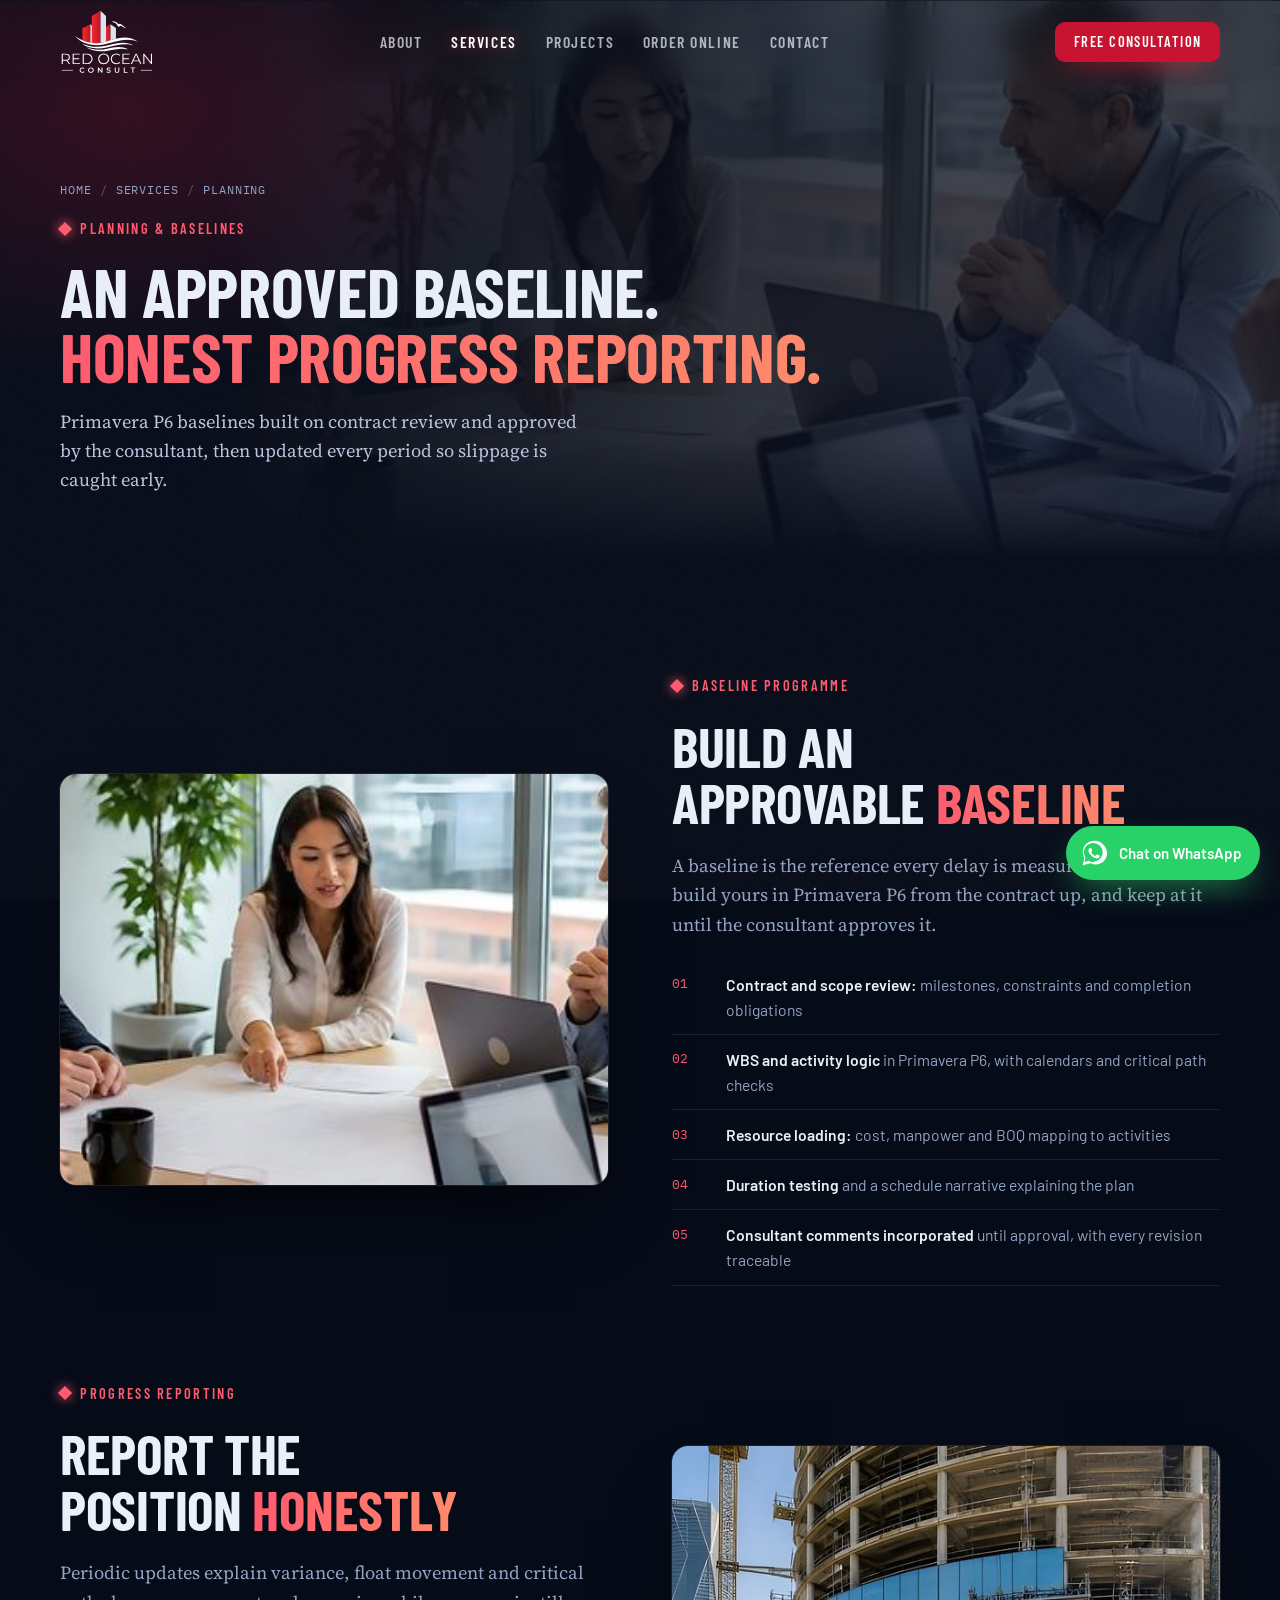
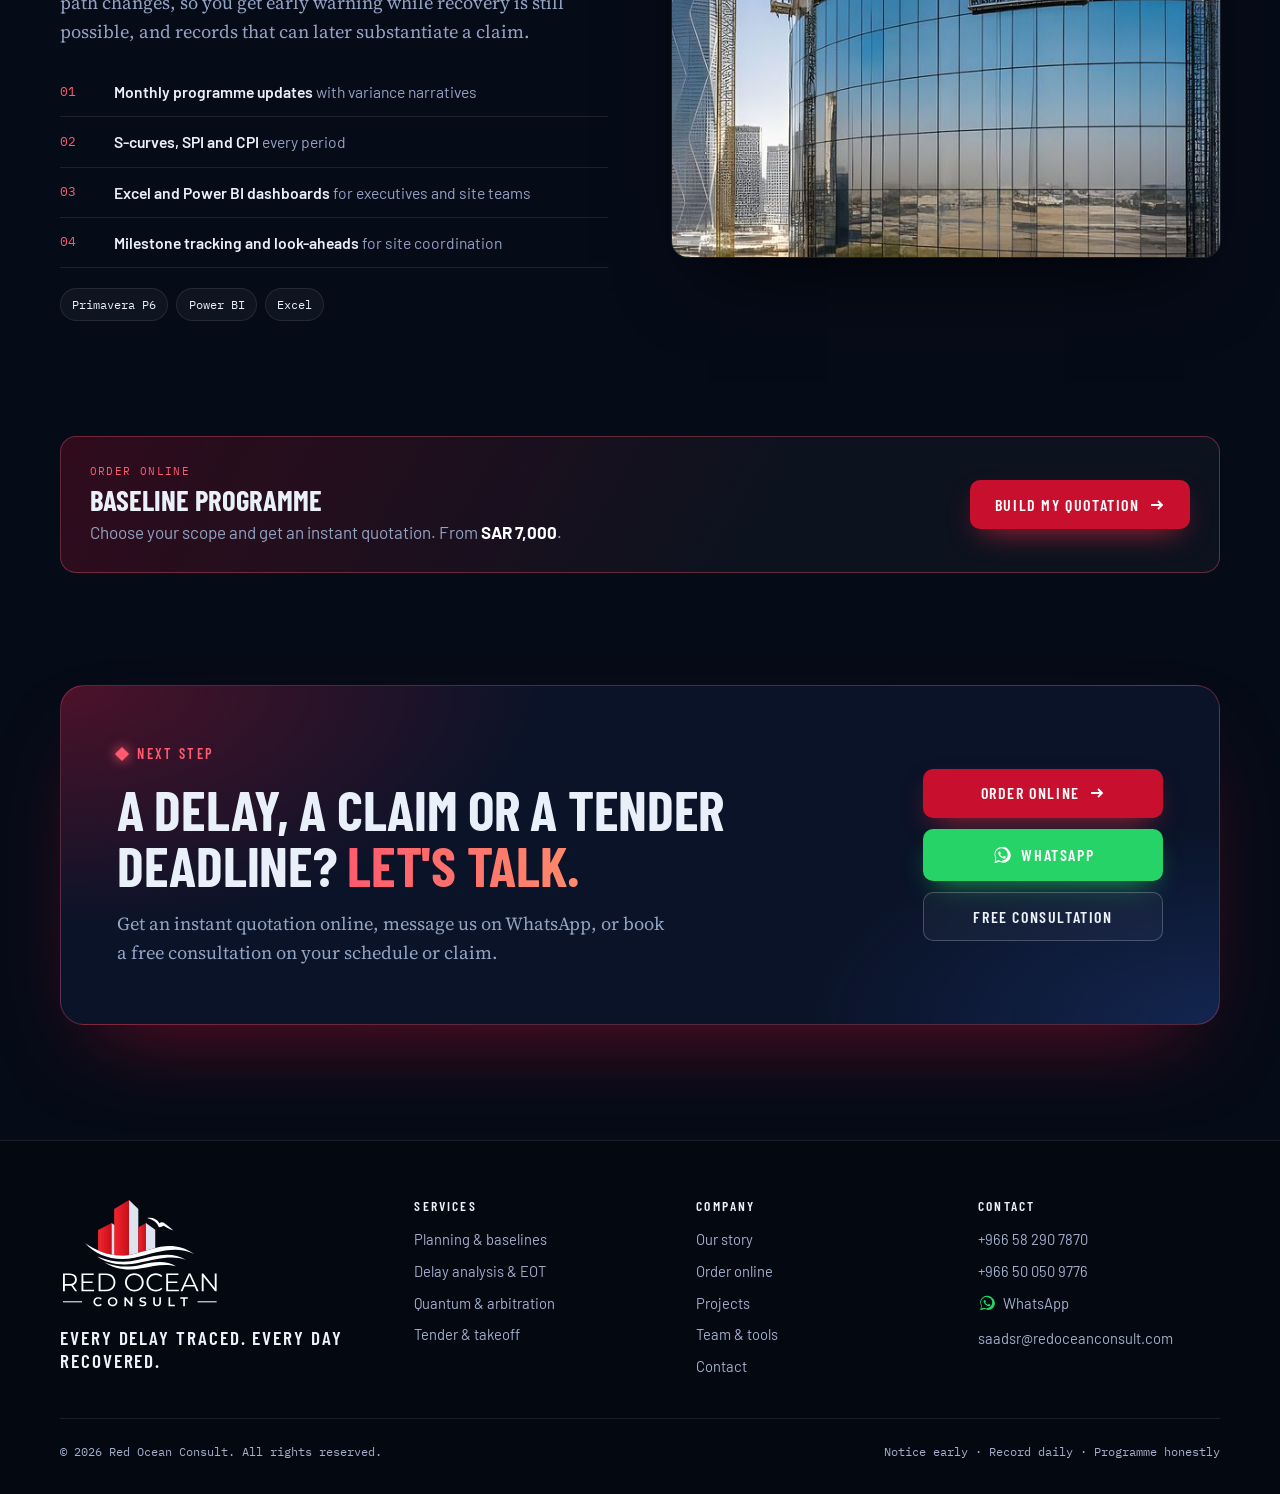
<file: planning.html>
<!DOCTYPE html>
<html lang="en">
<head>
<meta charset="utf-8">
<meta name="viewport" content="width=device-width, initial-scale=1, viewport-fit=cover">
<title>Primavera P6 Baseline &amp; Planning Services in Saudi Arabia | Red Ocean Consult</title>
<meta name="claude:viewport-fit-sides" content="cover">
<meta name="description" content="Primavera P6 baseline programmes approved by the consultant, cost and manpower loading, BOQ mapping, schedule narratives, S-curves and Power BI progress reporting.">
<meta property="og:title" content="Primavera P6 Baseline &amp; Planning Services in Saudi Arabia | Red Ocean Consult">
<meta property="og:description" content="Primavera P6 baseline programmes approved by the consultant, cost and manpower loading, BOQ mapping, schedule narratives, S-curves and Power BI progress reporting.">
<meta property="og:url" content="https://www.redoceanconsult.com/planning.html">
<meta property="og:image" content="https://www.redoceanconsult.com/assets/img/project-kafd-2-14.jpg">
<meta property="og:type" content="website">
<meta name="theme-color" content="#060B18">
<link rel="icon" href="assets/img/logo-mark.svg" type="image/svg+xml">
<link rel="icon" href="assets/favicon.png" type="image/png">
<link rel="apple-touch-icon" href="assets/favicon.png">
<link rel="canonical" href="https://www.redoceanconsult.com/planning.html">
<link rel="preconnect" href="https://fonts.googleapis.com">
<link rel="preconnect" href="https://fonts.gstatic.com" crossorigin>
<link rel="stylesheet" href="https://fonts.googleapis.com/css2?family=Barlow+Condensed:wght@500;600;700&family=Barlow:wght@400;500;600&family=Source+Serif+4:opsz,wght@8..60,400;8..60,600&family=IBM+Plex+Mono:wght@400;500&display=swap">

<link rel="stylesheet" href="assets/css/site.css">
</head>
<body data-page="services">

<header class="site-header">
  <div class="wrap">
    <nav class="nav" aria-label="Main">
      <a class="brand" href="./" aria-label="Red Ocean Consult home"><img src="assets/img/logo-white.svg" alt="Red Ocean Consult" width="378" height="266"></a>
      <ul class="nav-links">
        <li><a href="about.html" data-nav="about">About</a></li>
        <li class="has-sub"><a href="services.html" data-nav="services">Services</a>
          <ul class="sub"><li><a href="tender-takeoff.html">Tender &amp; Quantity Takeoff</a></li><li><a href="planning.html">Planning &amp; Baselines</a></li><li><a href="delay-analysis.html">Delay Analysis &amp; EOT</a></li><li><a href="quantum-arbitration.html">Quantum &amp; Arbitration</a></li></ul></li>
        <li><a href="projects.html" data-nav="projects">Projects</a></li>
        <li><a href="order.html" data-nav="order">Order online</a></li>
        <li><a href="contact.html" data-nav="contact">Contact</a></li>
      </ul>
      <a class="btn btn--red" href="contact.html">Free consultation</a>
      <button class="menu-btn" id="menu-btn" type="button" aria-label="Open menu" aria-expanded="false" aria-controls="mobile-menu">
        <svg viewBox="0 0 24 24" fill="none" stroke="currentColor" stroke-width="1.8" stroke-linecap="round"><path d="M3 7h18M3 12h18M3 17h18"/></svg>
      </button>
    </nav>
    <div class="mobile-menu" id="mobile-menu">
      <a href="about.html" data-nav="about">About</a>
      <a href="services.html" data-nav="services">Services</a>
      <a class="mm-sub" href="tender-takeoff.html">Tender &amp; Quantity Takeoff</a>
      <a class="mm-sub" href="planning.html">Planning &amp; Baselines</a>
      <a class="mm-sub" href="delay-analysis.html">Delay Analysis &amp; EOT</a>
      <a class="mm-sub" href="quantum-arbitration.html">Quantum &amp; Arbitration</a>
      <a href="projects.html" data-nav="projects">Projects</a>
      <a href="order.html" data-nav="order">Order online</a>
      <a href="contact.html" data-nav="contact">Contact</a>
      <a class="btn btn--red" href="contact.html">Free consultation</a>
    </div>
  </div>
</header>

<main id="top">

<section class="subhero" aria-labelledby="page-title">
  <div class="subhero-bg" aria-hidden="true"><img src="assets/img/meeting-sm.jpg" srcset="assets/img/meeting-sm.jpg 800w, assets/img/meeting.jpg 1600w" sizes="(max-width: 680px) 100vw, 600px" alt=""></div>
  <div class="wrap subhero-inner">
    <nav class="crumbs" aria-label="Breadcrumb"><a href="./">Home</a><span>/</span><a href="services.html">Services</a><span>/</span>Planning</nav>
    <span class="label">Planning &amp; baselines</span>
    <h1 id="page-title">An approved baseline. <em>Honest progress reporting.</em></h1>
    <p class="lede">Primavera P6 baselines built on contract review and approved by the consultant, then updated every period so slippage is caught early.</p>
  </div>
</section>

<section class="band" aria-labelledby="pl1">
  <div class="wrap">
    <div class="feature">
      <img src="assets/img/meeting-sm.jpg" srcset="assets/img/meeting-sm.jpg 800w, assets/img/meeting.jpg 1600w" sizes="(max-width: 680px) 100vw, 600px" alt="Planning team reviewing a programme" loading="lazy" width="1200" height="800">
      <div class="feature-copy">
        <span class="label">Baseline programme</span>
        <h2 class="h2" id="pl1">Build an approvable <em>baseline</em></h2>
        <p class="lede">A baseline is the reference every delay is measured against. We build yours in Primavera P6 from the contract up, and keep at it until the consultant approves it.</p>
        <ol class="flow">
          <li><span><b>Contract and scope review:</b> milestones, constraints and completion obligations</span></li>
          <li><span><b>WBS and activity logic</b> in Primavera P6, with calendars and critical path checks</span></li>
          <li><span><b>Resource loading:</b> cost, manpower and BOQ mapping to activities</span></li>
          <li><span><b>Duration testing</b> and a schedule narrative explaining the plan</span></li>
          <li><span><b>Consultant comments incorporated</b> until approval, with every revision traceable</span></li>
        </ol>
      </div>
    </div>
    <div class="feature feature--flip">
      <img src="assets/img/sector-commercial-sm.jpg" srcset="assets/img/sector-commercial-sm.jpg 800w, assets/img/sector-commercial.jpg 1600w" sizes="(max-width: 680px) 100vw, 600px" alt="Commercial tower under construction" loading="lazy" width="1200" height="675">
      <div class="feature-copy">
        <span class="label">Progress reporting</span>
        <h2 class="h2">Report the position <em>honestly</em></h2>
        <p class="lede">Periodic updates explain variance, float movement and critical path changes, so you get early warning while recovery is still possible, and records that can later substantiate a claim.</p>
        <ol class="flow">
          <li><span><b>Monthly programme updates</b> with variance narratives</span></li>
          <li><span><b>S-curves, SPI and CPI</b> every period</span></li>
          <li><span><b>Excel and Power BI dashboards</b> for executives and site teams</span></li>
          <li><span><b>Milestone tracking and look-aheads</b> for site coordination</span></li>
        </ol>
        <ul class="chips" aria-label="Tools"><li>Primavera P6</li><li>Power BI</li><li>Excel</li></ul>
      </div>
    </div>
  </div>
</section>

<section class="band band--tight" aria-label="Order Baseline Programme online">
  <div class="wrap">
    <div class="order-strip spot">
      <div><span class="mono">Order online</span><b>Baseline Programme</b><span>Choose your scope and get an instant quotation. From <strong data-from="baseline">SAR 7,000</strong>.</span></div>
      <button class="btn btn--red" type="button" data-order="baseline">Build my quotation <svg viewBox="0 0 16 16" fill="none" stroke="currentColor" stroke-width="1.8"><path d="M2 8h11M9 4l4 4-4 4"/></svg></button>
    </div>
  </div>
</section>

<section class="band cta-wrap" aria-labelledby="cta-title">
  <div class="wrap">
    <div class="cta-band">
      <div>
        <span class="label">Next step</span>
        <h2 class="h2" id="cta-title">A delay, a claim or a tender deadline? <em>Let's talk.</em></h2>
        <p class="lede">Get an instant quotation online, message us on WhatsApp, or book a free consultation on your schedule or claim.</p>
      </div>
      <div class="cta-actions">
        <a class="btn btn--red" href="order.html">Order online <svg viewBox="0 0 16 16" fill="none" stroke="currentColor" stroke-width="1.8"><path d="M2 8h11M9 4l4 4-4 4"/></svg></a>
        <a class="btn btn--wa" href="https://wa.me/966582907870?text=Hello%20Red%20Ocean%20Consult%2C%20I%27d%20like%20to%20discuss%20my%20project." target="_blank" rel="noopener"><svg viewBox="0 0 32 32" aria-hidden="true"><path fill="currentColor" d="M16.04 3C9.4 3 4 8.36 4 14.97c0 2.11.56 4.17 1.62 5.99L4 29l8.25-2.16a12.1 12.1 0 0 0 5.79 1.47h.01C24.68 28.31 30 22.95 30 16.34 30 13.13 28.75 10.11 26.47 7.84A11.9 11.9 0 0 0 16.04 3Zm0 22.98h-.01a9.95 9.95 0 0 1-5.08-1.39l-.36-.22-4.9 1.28 1.31-4.77-.24-.38a9.86 9.86 0 0 1-1.52-5.28c0-5.48 4.48-9.94 9.99-9.94a9.9 9.9 0 0 1 7.06 2.92 9.84 9.84 0 0 1 2.92 7.03c0 5.49-4.48 9.75-9.16 9.75Zm5.48-7.43c-.3-.15-1.77-.87-2.04-.97-.27-.1-.47-.15-.67.15-.2.3-.77.97-.94 1.17-.17.2-.35.22-.65.07-.3-.15-1.27-.47-2.41-1.48-.89-.79-1.49-1.77-1.67-2.07-.17-.3-.02-.46.13-.61.14-.13.3-.35.45-.52.15-.17.2-.3.3-.5.1-.2.05-.37-.02-.52-.08-.15-.67-1.62-.92-2.22-.24-.58-.49-.5-.67-.51h-.57c-.2 0-.52.07-.8.37-.27.3-1.04 1.02-1.04 2.48 0 1.47 1.07 2.88 1.22 3.08.15.2 2.1 3.2 5.08 4.48.71.31 1.27.49 1.7.63.72.23 1.37.2 1.88.12.57-.09 1.77-.72 2.02-1.42.25-.7.25-1.29.17-1.42-.07-.12-.27-.2-.57-.35Z"/></svg>WhatsApp</a>
        <a class="btn btn--line" href="contact.html">Free consultation</a>
      </div>
    </div>
  </div>
</section>

</main>

<footer class="site-footer">
  <div class="wrap">
    <div class="foot">
      <div class="foot-brand">
        <img src="assets/img/logo-white.svg" alt="Red Ocean Consult" width="378" height="266" loading="lazy">
        <p>Every delay traced. Every day recovered.</p>
      </div>
      <div>
        <h4>Services</h4>
        <ul>
          <li><a href="planning.html">Planning &amp; baselines</a></li>
          <li><a href="delay-analysis.html">Delay analysis &amp; EOT</a></li>
          <li><a href="quantum-arbitration.html">Quantum &amp; arbitration</a></li>
          <li><a href="tender-takeoff.html">Tender &amp; takeoff</a></li>
        </ul>
      </div>
      <div>
        <h4>Company</h4>
        <ul>
          <li><a href="about.html">Our story</a></li>
          <li><a href="order.html">Order online</a></li>
          <li><a href="projects.html">Projects</a></li>
          <li><a href="about.html#team">Team &amp; tools</a></li>
          <li><a href="contact.html">Contact</a></li>
        </ul>
      </div>
      <div>
        <h4>Contact</h4>
        <ul>
          <li><a href="tel:+966582907870">+966 58 290 7870</a></li>
          <li><a href="tel:+966500509776">+966 50 050 9776</a></li>
          <li><a class="wa-link" href="https://wa.me/966582907870?text=Hello%20Red%20Ocean%20Consult%2C%20I%27d%20like%20to%20discuss%20my%20project." target="_blank" rel="noopener"><svg viewBox="0 0 32 32" aria-hidden="true"><path fill="currentColor" d="M16.04 3C9.4 3 4 8.36 4 14.97c0 2.11.56 4.17 1.62 5.99L4 29l8.25-2.16a12.1 12.1 0 0 0 5.79 1.47h.01C24.68 28.31 30 22.95 30 16.34 30 13.13 28.75 10.11 26.47 7.84A11.9 11.9 0 0 0 16.04 3Zm0 22.98h-.01a9.95 9.95 0 0 1-5.08-1.39l-.36-.22-4.9 1.28 1.31-4.77-.24-.38a9.86 9.86 0 0 1-1.52-5.28c0-5.48 4.48-9.94 9.99-9.94a9.9 9.9 0 0 1 7.06 2.92 9.84 9.84 0 0 1 2.92 7.03c0 5.49-4.48 9.75-9.16 9.75Zm5.48-7.43c-.3-.15-1.77-.87-2.04-.97-.27-.1-.47-.15-.67.15-.2.3-.77.97-.94 1.17-.17.2-.35.22-.65.07-.3-.15-1.27-.47-2.41-1.48-.89-.79-1.49-1.77-1.67-2.07-.17-.3-.02-.46.13-.61.14-.13.3-.35.45-.52.15-.17.2-.3.3-.5.1-.2.05-.37-.02-.52-.08-.15-.67-1.62-.92-2.22-.24-.58-.49-.5-.67-.51h-.57c-.2 0-.52.07-.8.37-.27.3-1.04 1.02-1.04 2.48 0 1.47 1.07 2.88 1.22 3.08.15.2 2.1 3.2 5.08 4.48.71.31 1.27.49 1.7.63.72.23 1.37.2 1.88.12.57-.09 1.77-.72 2.02-1.42.25-.7.25-1.29.17-1.42-.07-.12-.27-.2-.57-.35Z"/></svg>WhatsApp</a></li>
          <li><a href="mailto:saadsr@redoceanconsult.com">saadsr@redoceanconsult.com</a></li>
        </ul>
      </div>
    </div>
    <div class="foot-bottom">
      <span>© <span id="year">2026</span> Red Ocean Consult. All rights reserved.</span>
      <span>Notice early · Record daily · Programme honestly</span>
    </div>
  </div>
</footer>

<a class="wa-float" href="https://wa.me/966582907870?text=Hello%20Red%20Ocean%20Consult%2C%20I%27d%20like%20to%20discuss%20my%20project." target="_blank" rel="noopener" aria-label="Chat with Red Ocean Consult on WhatsApp"><svg viewBox="0 0 32 32" aria-hidden="true"><path fill="currentColor" d="M16.04 3C9.4 3 4 8.36 4 14.97c0 2.11.56 4.17 1.62 5.99L4 29l8.25-2.16a12.1 12.1 0 0 0 5.79 1.47h.01C24.68 28.31 30 22.95 30 16.34 30 13.13 28.75 10.11 26.47 7.84A11.9 11.9 0 0 0 16.04 3Zm0 22.98h-.01a9.95 9.95 0 0 1-5.08-1.39l-.36-.22-4.9 1.28 1.31-4.77-.24-.38a9.86 9.86 0 0 1-1.52-5.28c0-5.48 4.48-9.94 9.99-9.94a9.9 9.9 0 0 1 7.06 2.92 9.84 9.84 0 0 1 2.92 7.03c0 5.49-4.48 9.75-9.16 9.75Zm5.48-7.43c-.3-.15-1.77-.87-2.04-.97-.27-.1-.47-.15-.67.15-.2.3-.77.97-.94 1.17-.17.2-.35.22-.65.07-.3-.15-1.27-.47-2.41-1.48-.89-.79-1.49-1.77-1.67-2.07-.17-.3-.02-.46.13-.61.14-.13.3-.35.45-.52.15-.17.2-.3.3-.5.1-.2.05-.37-.02-.52-.08-.15-.67-1.62-.92-2.22-.24-.58-.49-.5-.67-.51h-.57c-.2 0-.52.07-.8.37-.27.3-1.04 1.02-1.04 2.48 0 1.47 1.07 2.88 1.22 3.08.15.2 2.1 3.2 5.08 4.48.71.31 1.27.49 1.7.63.72.23 1.37.2 1.88.12.57-.09 1.77-.72 2.02-1.42.25-.7.25-1.29.17-1.42-.07-.12-.27-.2-.57-.35Z"/></svg><span>Chat on WhatsApp</span></a>

<dialog class="wiz" id="wiz" aria-labelledby="wiz-title">
  <div class="wiz-head">
    <div><h2 id="wiz-title">Order online</h2><p id="wiz-tag"></p></div>
    <button class="wiz-close" type="button" id="wiz-close" aria-label="Close">×</button>
  </div>
  <ol class="wiz-steps" id="wiz-steps"><li>1 · Scope</li><li>2 · Project</li><li>3 · Quotation</li><li>4 · Payment</li></ol>
  <div class="wiz-body" id="wiz-body"></div>
  <div class="wiz-foot">
    <div class="wiz-total"><small>Estimated total (excl. VAT)</small><b id="wiz-total">SAR 0</b></div>
    <div class="wiz-actions"><button class="btn btn--plain" type="button" id="wiz-back">Back</button><button class="btn btn--red" type="button" id="wiz-next">Continue</button></div>
  </div>
</dialog>

<script src="assets/js/site.js" defer></script>
</body>
</html>
</file>
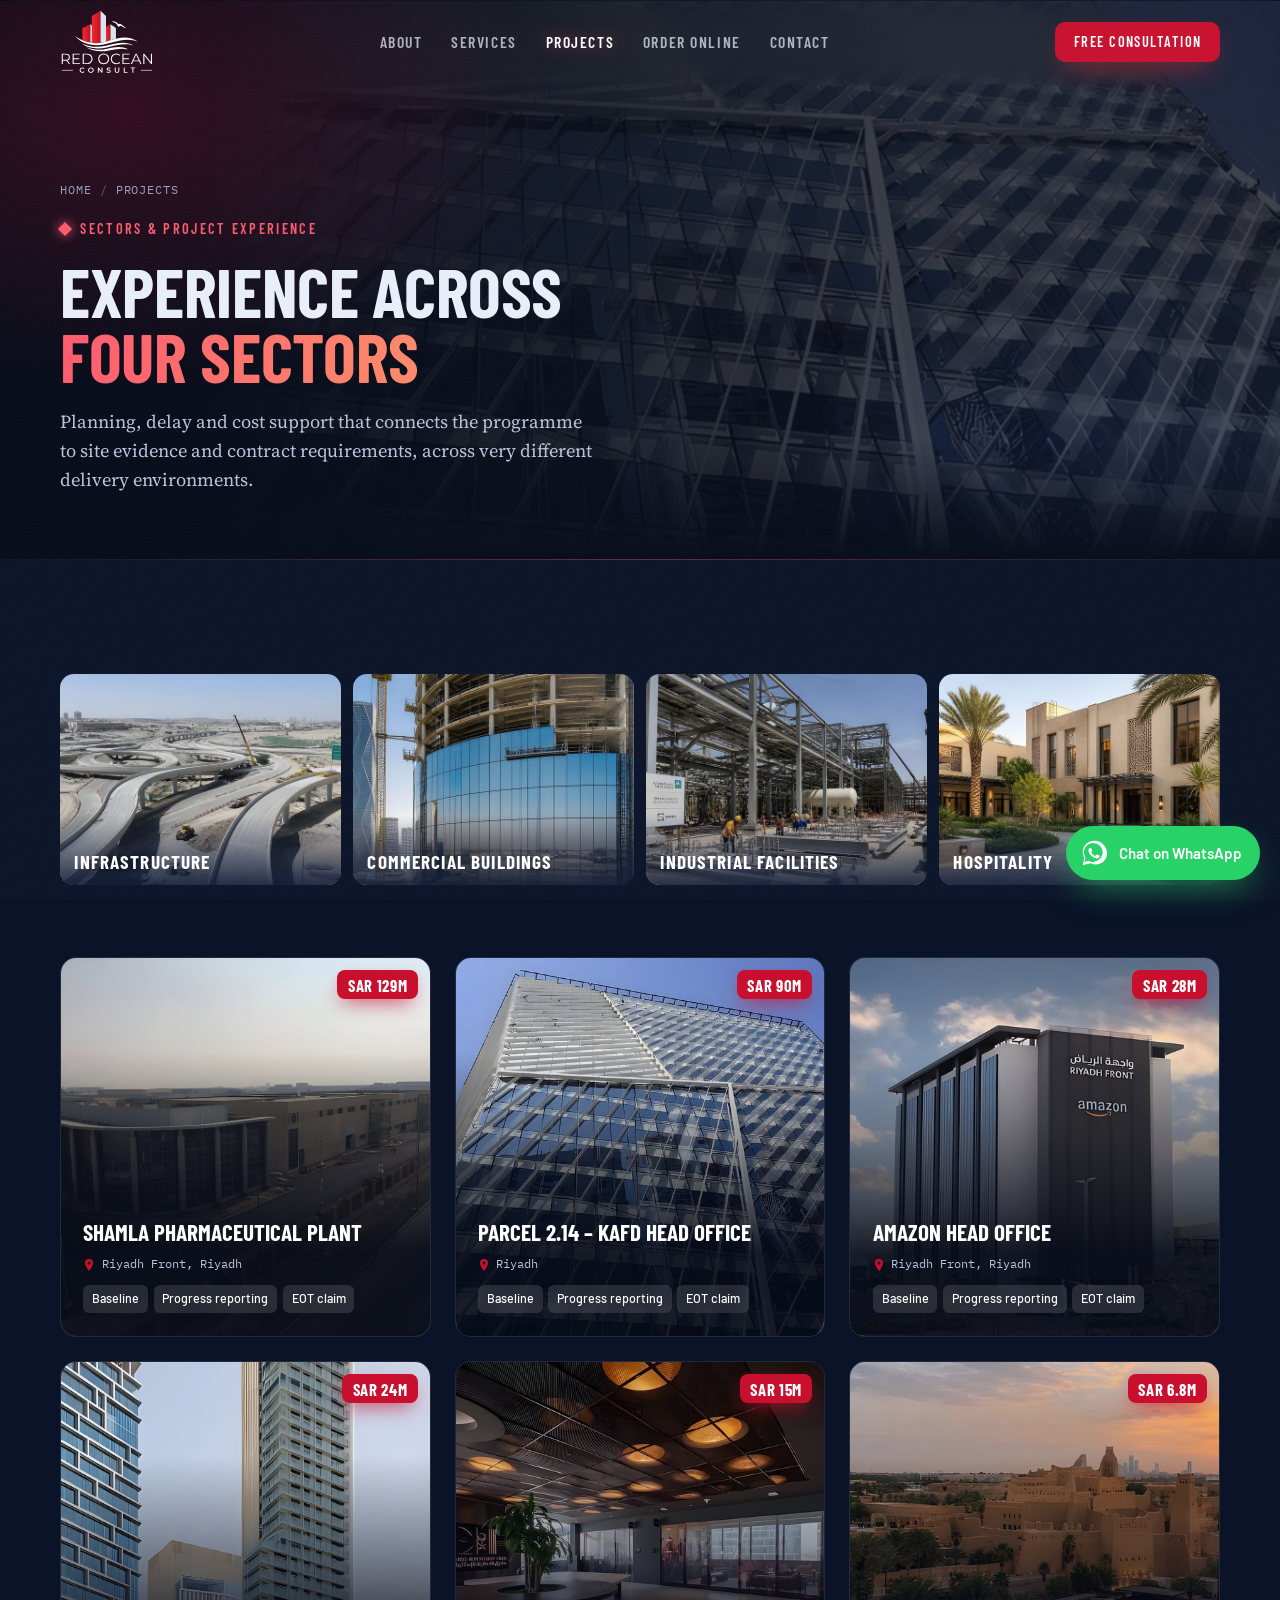
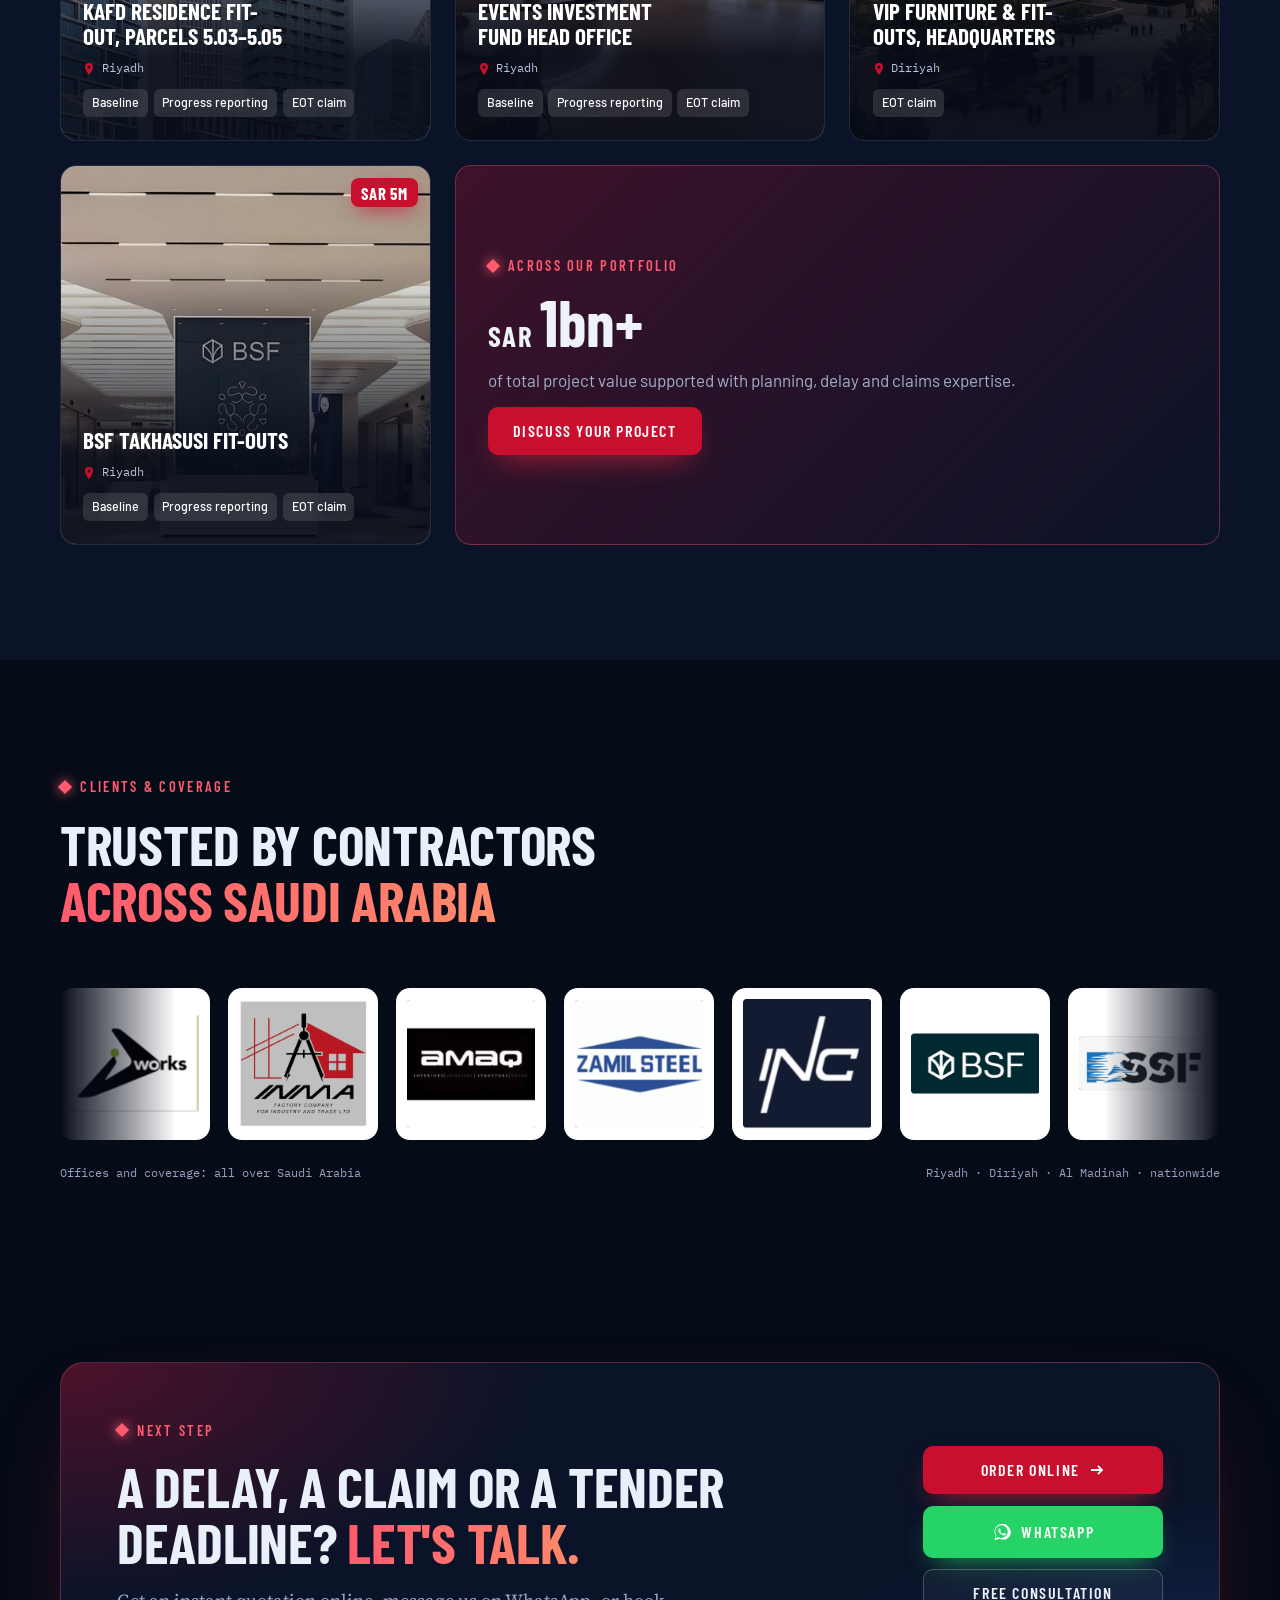
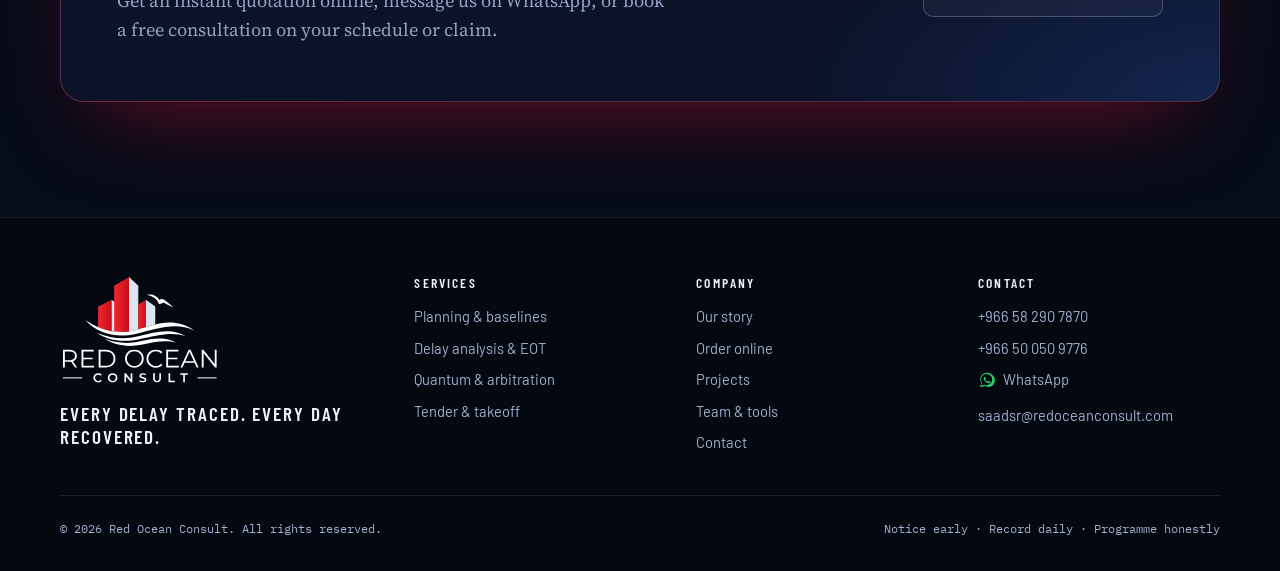
<file: projects.html>
<!DOCTYPE html>
<html lang="en">
<head>
<meta charset="utf-8">
<meta name="viewport" content="width=device-width, initial-scale=1, viewport-fit=cover">
<title>Projects | Red Ocean Consult</title>
<meta name="claude:viewport-fit-sides" content="cover">
<meta name="description" content="Planning, delay and claims experience on KAFD, Riyadh Front, Diriyah and industrial projects worth over SAR 1 billion across Saudi Arabia.">
<meta property="og:title" content="Projects | Red Ocean Consult">
<meta property="og:description" content="Planning, delay and claims experience on KAFD, Riyadh Front, Diriyah and industrial projects worth over SAR 1 billion across Saudi Arabia.">
<meta property="og:url" content="https://www.redoceanconsult.com/projects.html">
<meta property="og:image" content="https://www.redoceanconsult.com/assets/img/project-kafd-2-14.jpg">
<meta property="og:type" content="website">
<meta name="theme-color" content="#060B18">
<link rel="icon" href="assets/img/logo-mark.svg" type="image/svg+xml">
<link rel="icon" href="assets/favicon.png" type="image/png">
<link rel="apple-touch-icon" href="assets/favicon.png">
<link rel="canonical" href="https://www.redoceanconsult.com/projects.html">
<link rel="preconnect" href="https://fonts.googleapis.com">
<link rel="preconnect" href="https://fonts.gstatic.com" crossorigin>
<link rel="stylesheet" href="https://fonts.googleapis.com/css2?family=Barlow+Condensed:wght@500;600;700&family=Barlow:wght@400;500;600&family=Source+Serif+4:opsz,wght@8..60,400;8..60,600&family=IBM+Plex+Mono:wght@400;500&display=swap">

<link rel="stylesheet" href="assets/css/site.css">
</head>
<body data-page="projects">

<header class="site-header">
  <div class="wrap">
    <nav class="nav" aria-label="Main">
      <a class="brand" href="./" aria-label="Red Ocean Consult home"><img src="assets/img/logo-white.svg" alt="Red Ocean Consult" width="378" height="266"></a>
      <ul class="nav-links">
        <li><a href="about.html" data-nav="about">About</a></li>
        <li class="has-sub"><a href="services.html" data-nav="services">Services</a>
          <ul class="sub"><li><a href="tender-takeoff.html">Tender &amp; Quantity Takeoff</a></li><li><a href="planning.html">Planning &amp; Baselines</a></li><li><a href="delay-analysis.html">Delay Analysis &amp; EOT</a></li><li><a href="quantum-arbitration.html">Quantum &amp; Arbitration</a></li></ul></li>
        <li><a href="projects.html" data-nav="projects">Projects</a></li>
        <li><a href="order.html" data-nav="order">Order online</a></li>
        <li><a href="contact.html" data-nav="contact">Contact</a></li>
      </ul>
      <a class="btn btn--red" href="contact.html">Free consultation</a>
      <button class="menu-btn" id="menu-btn" type="button" aria-label="Open menu" aria-expanded="false" aria-controls="mobile-menu">
        <svg viewBox="0 0 24 24" fill="none" stroke="currentColor" stroke-width="1.8" stroke-linecap="round"><path d="M3 7h18M3 12h18M3 17h18"/></svg>
      </button>
    </nav>
    <div class="mobile-menu" id="mobile-menu">
      <a href="about.html" data-nav="about">About</a>
      <a href="services.html" data-nav="services">Services</a>
      <a class="mm-sub" href="tender-takeoff.html">Tender &amp; Quantity Takeoff</a>
      <a class="mm-sub" href="planning.html">Planning &amp; Baselines</a>
      <a class="mm-sub" href="delay-analysis.html">Delay Analysis &amp; EOT</a>
      <a class="mm-sub" href="quantum-arbitration.html">Quantum &amp; Arbitration</a>
      <a href="projects.html" data-nav="projects">Projects</a>
      <a href="order.html" data-nav="order">Order online</a>
      <a href="contact.html" data-nav="contact">Contact</a>
      <a class="btn btn--red" href="contact.html">Free consultation</a>
    </div>
  </div>
</header>

<main id="top">

<section class="subhero" aria-labelledby="page-title">
  <div class="subhero-bg" aria-hidden="true"><img src="assets/img/project-kafd-2-14-sm.jpg" srcset="assets/img/project-kafd-2-14-sm.jpg 800w, assets/img/project-kafd-2-14.jpg 1600w" sizes="(max-width: 680px) 100vw, 600px" alt=""></div>
  <div class="wrap subhero-inner">
    <nav class="crumbs" aria-label="Breadcrumb"><a href="./">Home</a><span>/</span>Projects</nav>
    <span class="label">Sectors &amp; project experience</span>
    <h1 id="page-title">Experience across <em>four sectors</em></h1>
    <p class="lede">Planning, delay and cost support that connects the programme to site evidence and contract requirements, across very different delivery environments.</p>
  </div>
</section>
<section class="band band--paper" aria-labelledby="projects-title">
  <div class="wrap">
    <div class="sectors">
      <div class="sector"><img src="assets/img/sector-infrastructure-sm.jpg" srcset="assets/img/sector-infrastructure-sm.jpg 800w, assets/img/sector-infrastructure.jpg 1600w" sizes="(max-width: 680px) 100vw, 600px" alt="Highway interchange under construction" loading="lazy" width="592" height="333"><span>Infrastructure</span></div>
      <div class="sector"><img src="assets/img/sector-commercial-sm.jpg" srcset="assets/img/sector-commercial-sm.jpg 800w, assets/img/sector-commercial.jpg 1600w" sizes="(max-width: 680px) 100vw, 600px" alt="Glass office tower under construction" loading="lazy" width="592" height="333"><span>Commercial buildings</span></div>
      <div class="sector"><img src="assets/img/sector-industrial-sm.jpg" srcset="assets/img/sector-industrial-sm.jpg 800w, assets/img/sector-industrial.jpg 1600w" sizes="(max-width: 680px) 100vw, 600px" alt="Steel-framed industrial facility under construction" loading="lazy" width="592" height="333"><span>Industrial facilities</span></div>
      <div class="sector"><img src="assets/img/sector-hospitality-sm.jpg" srcset="assets/img/sector-hospitality-sm.jpg 800w, assets/img/sector-hospitality.jpg 1600w" sizes="(max-width: 680px) 100vw, 600px" alt="Hotel courtyard with palm trees" loading="lazy" width="592" height="333"><span>Hospitality</span></div>
    </div>

    <div class="projects">
      <article class="project">
        <div class="project-img"><img src="assets/img/project-shamla-pharma-sm.jpg" srcset="assets/img/project-shamla-pharma-sm.jpg 800w, assets/img/project-shamla-pharma.jpg 1600w" sizes="(max-width: 680px) 100vw, 600px" alt="Shamla Pharmaceutical Plant site" loading="lazy" width="484" height="484"><span class="project-value">SAR 129M</span></div>
        <div class="project-body">
          <h3>Shamla Pharmaceutical Plant</h3>
          <p class="project-loc"><svg viewBox="0 0 12 12" fill="currentColor"><path d="M6 0a4 4 0 0 0-4 4c0 3 4 8 4 8s4-5 4-8a4 4 0 0 0-4-4zm0 5.5A1.5 1.5 0 1 1 6 2.5a1.5 1.5 0 0 1 0 3z"/></svg>Riyadh Front, Riyadh</p>
          <ul class="scope"><li>Baseline</li><li>Progress reporting</li><li>EOT claim</li></ul>
        </div>
      </article>
      <article class="project">
        <div class="project-img"><img src="assets/img/project-kafd-2-14-sm.jpg" srcset="assets/img/project-kafd-2-14-sm.jpg 800w, assets/img/project-kafd-2-14.jpg 1600w" sizes="(max-width: 680px) 100vw, 600px" alt="KAFD head office tower facade" loading="lazy" width="583" height="437"><span class="project-value">SAR 90M</span></div>
        <div class="project-body">
          <h3>Parcel 2.14 – KAFD Head Office</h3>
          <p class="project-loc"><svg viewBox="0 0 12 12" fill="currentColor"><path d="M6 0a4 4 0 0 0-4 4c0 3 4 8 4 8s4-5 4-8a4 4 0 0 0-4-4zm0 5.5A1.5 1.5 0 1 1 6 2.5a1.5 1.5 0 0 1 0 3z"/></svg>Riyadh</p>
          <ul class="scope"><li>Baseline</li><li>Progress reporting</li><li>EOT claim</li></ul>
        </div>
      </article>
      <article class="project">
        <div class="project-img"><img src="assets/img/project-amazon-riyadh-front-sm.jpg" srcset="assets/img/project-amazon-riyadh-front-sm.jpg 800w, assets/img/project-amazon-riyadh-front.jpg 1600w" sizes="(max-width: 680px) 100vw, 600px" alt="Amazon head office building at Riyadh Front" loading="lazy" width="583" height="388"><span class="project-value">SAR 28M</span></div>
        <div class="project-body">
          <h3>Amazon Head Office</h3>
          <p class="project-loc"><svg viewBox="0 0 12 12" fill="currentColor"><path d="M6 0a4 4 0 0 0-4 4c0 3 4 8 4 8s4-5 4-8a4 4 0 0 0-4-4zm0 5.5A1.5 1.5 0 1 1 6 2.5a1.5 1.5 0 0 1 0 3z"/></svg>Riyadh Front, Riyadh</p>
          <ul class="scope"><li>Baseline</li><li>Progress reporting</li><li>EOT claim</li></ul>
        </div>
      </article>
      <article class="project">
        <div class="project-img"><img src="assets/img/project-kafd-residence-sm.jpg" srcset="assets/img/project-kafd-residence-sm.jpg 500w, assets/img/project-kafd-residence.jpg 1000w" sizes="(max-width: 680px) 100vw, 600px" alt="KAFD residential towers" loading="lazy" width="348" height="574"><span class="project-value">SAR 24M</span></div>
        <div class="project-body">
          <h3>KAFD Residence Fit-out, Parcels 5.03–5.05</h3>
          <p class="project-loc"><svg viewBox="0 0 12 12" fill="currentColor"><path d="M6 0a4 4 0 0 0-4 4c0 3 4 8 4 8s4-5 4-8a4 4 0 0 0-4-4zm0 5.5A1.5 1.5 0 1 1 6 2.5a1.5 1.5 0 0 1 0 3z"/></svg>Riyadh</p>
          <ul class="scope"><li>Baseline</li><li>Progress reporting</li><li>EOT claim</li></ul>
        </div>
      </article>
      <article class="project">
        <div class="project-img"><img src="assets/img/project-events-investment-fund-sm.jpg" srcset="assets/img/project-events-investment-fund-sm.jpg 800w, assets/img/project-events-investment-fund.jpg 1600w" sizes="(max-width: 680px) 100vw, 600px" alt="Events Investment Fund head office interior" loading="lazy" width="679" height="452"><span class="project-value">SAR 15M</span></div>
        <div class="project-body">
          <h3>Events Investment Fund Head Office</h3>
          <p class="project-loc"><svg viewBox="0 0 12 12" fill="currentColor"><path d="M6 0a4 4 0 0 0-4 4c0 3 4 8 4 8s4-5 4-8a4 4 0 0 0-4-4zm0 5.5A1.5 1.5 0 1 1 6 2.5a1.5 1.5 0 0 1 0 3z"/></svg>Riyadh</p>
          <ul class="scope"><li>Baseline</li><li>Progress reporting</li><li>EOT claim</li></ul>
        </div>
      </article>
      <article class="project">
        <div class="project-img"><img src="assets/img/project-diriyah-vip-sm.jpg" srcset="assets/img/project-diriyah-vip-sm.jpg 800w, assets/img/project-diriyah-vip.jpg 1600w" sizes="(max-width: 680px) 100vw, 600px" alt="Diriyah at sunset" loading="lazy" width="583" height="388"><span class="project-value">SAR 6.8M</span></div>
        <div class="project-body">
          <h3>VIP Furniture &amp; Fit-outs, Headquarters</h3>
          <p class="project-loc"><svg viewBox="0 0 12 12" fill="currentColor"><path d="M6 0a4 4 0 0 0-4 4c0 3 4 8 4 8s4-5 4-8a4 4 0 0 0-4-4zm0 5.5A1.5 1.5 0 1 1 6 2.5a1.5 1.5 0 0 1 0 3z"/></svg>Diriyah</p>
          <ul class="scope"><li>EOT claim</li></ul>
        </div>
      </article>
      <article class="project">
        <div class="project-img"><img src="assets/img/project-bsf-takhasusi-sm.jpg" srcset="assets/img/project-bsf-takhasusi-sm.jpg 800w, assets/img/project-bsf-takhasusi.jpg 1600w" sizes="(max-width: 680px) 100vw, 600px" alt="BSF branch interior fit-out" loading="lazy" width="732" height="426"><span class="project-value">SAR 5M</span></div>
        <div class="project-body">
          <h3>BSF Takhasusi Fit-outs</h3>
          <p class="project-loc"><svg viewBox="0 0 12 12" fill="currentColor"><path d="M6 0a4 4 0 0 0-4 4c0 3 4 8 4 8s4-5 4-8a4 4 0 0 0-4-4zm0 5.5A1.5 1.5 0 1 1 6 2.5a1.5 1.5 0 0 1 0 3z"/></svg>Riyadh</p>
          <ul class="scope"><li>Baseline</li><li>Progress reporting</li><li>EOT claim</li></ul>
        </div>
      </article>
      <div class="project project--total">
        <span class="label">Across our portfolio</span>
        <b><small>SAR</small>1bn+</b>
        <p>of total project value supported with planning, delay and claims expertise.</p>
        <a class="btn btn--red" href="contact.html" style="justify-self:start">Discuss your project</a>
      </div>
    </div>
    <p class="swipe-hint">Swipe to see all projects</p>
  </div>
</section>

<section class="band" aria-labelledby="clients-title">
  <div class="wrap">
    <div class="head">
      <span class="label">Clients &amp; coverage</span>
      <h2 class="h2" id="clients-title">Trusted by contractors <em>across Saudi Arabia</em></h2>
    </div>
    <div class="clients-marquee">
    <ul class="clients">
      <li><img src="assets/clients/iworks.png" alt="iWorks" loading="lazy" width="162" height="162"></li>
      <li><img src="assets/clients/inma.png" alt="INMA Factory Company" loading="lazy" width="162" height="162"></li>
      <li><img src="assets/clients/amaq.png" alt="AMAQ" loading="lazy" width="162" height="162"></li>
      <li><img src="assets/clients/zamil-steel.png" alt="Zamil Steel" loading="lazy" width="162" height="162"></li>
      <li><img src="assets/clients/inc.png" alt="INC" loading="lazy" width="162" height="165"></li>
      <li><img src="assets/clients/bsf.png" alt="BSF" loading="lazy" width="162" height="165"></li>
      <li><img src="assets/clients/ssf.png" alt="SSF" loading="lazy" width="162" height="165"></li>
      <li><img src="assets/clients/idw-innovative.png" alt="IDW Innovative" loading="lazy" width="162" height="165"></li>
    </ul>
    </div>
    <p class="coverage"><span>Offices and coverage: all over Saudi Arabia</span><span>Riyadh · Diriyah · Al Madinah · nationwide</span></p>
  </div>
</section>
<section class="band cta-wrap" aria-labelledby="cta-title">
  <div class="wrap">
    <div class="cta-band">
      <div>
        <span class="label">Next step</span>
        <h2 class="h2" id="cta-title">A delay, a claim or a tender deadline? <em>Let's talk.</em></h2>
        <p class="lede">Get an instant quotation online, message us on WhatsApp, or book a free consultation on your schedule or claim.</p>
      </div>
      <div class="cta-actions">
        <a class="btn btn--red" href="order.html">Order online <svg viewBox="0 0 16 16" fill="none" stroke="currentColor" stroke-width="1.8"><path d="M2 8h11M9 4l4 4-4 4"/></svg></a>
        <a class="btn btn--wa" href="https://wa.me/966582907870?text=Hello%20Red%20Ocean%20Consult%2C%20I%27d%20like%20to%20discuss%20my%20project." target="_blank" rel="noopener"><svg viewBox="0 0 32 32" aria-hidden="true"><path fill="currentColor" d="M16.04 3C9.4 3 4 8.36 4 14.97c0 2.11.56 4.17 1.62 5.99L4 29l8.25-2.16a12.1 12.1 0 0 0 5.79 1.47h.01C24.68 28.31 30 22.95 30 16.34 30 13.13 28.75 10.11 26.47 7.84A11.9 11.9 0 0 0 16.04 3Zm0 22.98h-.01a9.95 9.95 0 0 1-5.08-1.39l-.36-.22-4.9 1.28 1.31-4.77-.24-.38a9.86 9.86 0 0 1-1.52-5.28c0-5.48 4.48-9.94 9.99-9.94a9.9 9.9 0 0 1 7.06 2.92 9.84 9.84 0 0 1 2.92 7.03c0 5.49-4.48 9.75-9.16 9.75Zm5.48-7.43c-.3-.15-1.77-.87-2.04-.97-.27-.1-.47-.15-.67.15-.2.3-.77.97-.94 1.17-.17.2-.35.22-.65.07-.3-.15-1.27-.47-2.41-1.48-.89-.79-1.49-1.77-1.67-2.07-.17-.3-.02-.46.13-.61.14-.13.3-.35.45-.52.15-.17.2-.3.3-.5.1-.2.05-.37-.02-.52-.08-.15-.67-1.62-.92-2.22-.24-.58-.49-.5-.67-.51h-.57c-.2 0-.52.07-.8.37-.27.3-1.04 1.02-1.04 2.48 0 1.47 1.07 2.88 1.22 3.08.15.2 2.1 3.2 5.08 4.48.71.31 1.27.49 1.7.63.72.23 1.37.2 1.88.12.57-.09 1.77-.72 2.02-1.42.25-.7.25-1.29.17-1.42-.07-.12-.27-.2-.57-.35Z"/></svg>WhatsApp</a>
        <a class="btn btn--line" href="contact.html">Free consultation</a>
      </div>
    </div>
  </div>
</section>

</main>

<footer class="site-footer">
  <div class="wrap">
    <div class="foot">
      <div class="foot-brand">
        <img src="assets/img/logo-white.svg" alt="Red Ocean Consult" width="378" height="266" loading="lazy">
        <p>Every delay traced. Every day recovered.</p>
      </div>
      <div>
        <h4>Services</h4>
        <ul>
          <li><a href="planning.html">Planning &amp; baselines</a></li>
          <li><a href="delay-analysis.html">Delay analysis &amp; EOT</a></li>
          <li><a href="quantum-arbitration.html">Quantum &amp; arbitration</a></li>
          <li><a href="tender-takeoff.html">Tender &amp; takeoff</a></li>
        </ul>
      </div>
      <div>
        <h4>Company</h4>
        <ul>
          <li><a href="about.html">Our story</a></li>
          <li><a href="order.html">Order online</a></li>
          <li><a href="projects.html">Projects</a></li>
          <li><a href="about.html#team">Team &amp; tools</a></li>
          <li><a href="contact.html">Contact</a></li>
        </ul>
      </div>
      <div>
        <h4>Contact</h4>
        <ul>
          <li><a href="tel:+966582907870">+966 58 290 7870</a></li>
          <li><a href="tel:+966500509776">+966 50 050 9776</a></li>
          <li><a class="wa-link" href="https://wa.me/966582907870?text=Hello%20Red%20Ocean%20Consult%2C%20I%27d%20like%20to%20discuss%20my%20project." target="_blank" rel="noopener"><svg viewBox="0 0 32 32" aria-hidden="true"><path fill="currentColor" d="M16.04 3C9.4 3 4 8.36 4 14.97c0 2.11.56 4.17 1.62 5.99L4 29l8.25-2.16a12.1 12.1 0 0 0 5.79 1.47h.01C24.68 28.31 30 22.95 30 16.34 30 13.13 28.75 10.11 26.47 7.84A11.9 11.9 0 0 0 16.04 3Zm0 22.98h-.01a9.95 9.95 0 0 1-5.08-1.39l-.36-.22-4.9 1.28 1.31-4.77-.24-.38a9.86 9.86 0 0 1-1.52-5.28c0-5.48 4.48-9.94 9.99-9.94a9.9 9.9 0 0 1 7.06 2.92 9.84 9.84 0 0 1 2.92 7.03c0 5.49-4.48 9.75-9.16 9.75Zm5.48-7.43c-.3-.15-1.77-.87-2.04-.97-.27-.1-.47-.15-.67.15-.2.3-.77.97-.94 1.17-.17.2-.35.22-.65.07-.3-.15-1.27-.47-2.41-1.48-.89-.79-1.49-1.77-1.67-2.07-.17-.3-.02-.46.13-.61.14-.13.3-.35.45-.52.15-.17.2-.3.3-.5.1-.2.05-.37-.02-.52-.08-.15-.67-1.62-.92-2.22-.24-.58-.49-.5-.67-.51h-.57c-.2 0-.52.07-.8.37-.27.3-1.04 1.02-1.04 2.48 0 1.47 1.07 2.88 1.22 3.08.15.2 2.1 3.2 5.08 4.48.71.31 1.27.49 1.7.63.72.23 1.37.2 1.88.12.57-.09 1.77-.72 2.02-1.42.25-.7.25-1.29.17-1.42-.07-.12-.27-.2-.57-.35Z"/></svg>WhatsApp</a></li>
          <li><a href="mailto:saadsr@redoceanconsult.com">saadsr@redoceanconsult.com</a></li>
        </ul>
      </div>
    </div>
    <div class="foot-bottom">
      <span>© <span id="year">2026</span> Red Ocean Consult. All rights reserved.</span>
      <span>Notice early · Record daily · Programme honestly</span>
    </div>
  </div>
</footer>

<a class="wa-float" href="https://wa.me/966582907870?text=Hello%20Red%20Ocean%20Consult%2C%20I%27d%20like%20to%20discuss%20my%20project." target="_blank" rel="noopener" aria-label="Chat with Red Ocean Consult on WhatsApp"><svg viewBox="0 0 32 32" aria-hidden="true"><path fill="currentColor" d="M16.04 3C9.4 3 4 8.36 4 14.97c0 2.11.56 4.17 1.62 5.99L4 29l8.25-2.16a12.1 12.1 0 0 0 5.79 1.47h.01C24.68 28.31 30 22.95 30 16.34 30 13.13 28.75 10.11 26.47 7.84A11.9 11.9 0 0 0 16.04 3Zm0 22.98h-.01a9.95 9.95 0 0 1-5.08-1.39l-.36-.22-4.9 1.28 1.31-4.77-.24-.38a9.86 9.86 0 0 1-1.52-5.28c0-5.48 4.48-9.94 9.99-9.94a9.9 9.9 0 0 1 7.06 2.92 9.84 9.84 0 0 1 2.92 7.03c0 5.49-4.48 9.75-9.16 9.75Zm5.48-7.43c-.3-.15-1.77-.87-2.04-.97-.27-.1-.47-.15-.67.15-.2.3-.77.97-.94 1.17-.17.2-.35.22-.65.07-.3-.15-1.27-.47-2.41-1.48-.89-.79-1.49-1.77-1.67-2.07-.17-.3-.02-.46.13-.61.14-.13.3-.35.45-.52.15-.17.2-.3.3-.5.1-.2.05-.37-.02-.52-.08-.15-.67-1.62-.92-2.22-.24-.58-.49-.5-.67-.51h-.57c-.2 0-.52.07-.8.37-.27.3-1.04 1.02-1.04 2.48 0 1.47 1.07 2.88 1.22 3.08.15.2 2.1 3.2 5.08 4.48.71.31 1.27.49 1.7.63.72.23 1.37.2 1.88.12.57-.09 1.77-.72 2.02-1.42.25-.7.25-1.29.17-1.42-.07-.12-.27-.2-.57-.35Z"/></svg><span>Chat on WhatsApp</span></a>

<dialog class="wiz" id="wiz" aria-labelledby="wiz-title">
  <div class="wiz-head">
    <div><h2 id="wiz-title">Order online</h2><p id="wiz-tag"></p></div>
    <button class="wiz-close" type="button" id="wiz-close" aria-label="Close">×</button>
  </div>
  <ol class="wiz-steps" id="wiz-steps"><li>1 · Scope</li><li>2 · Project</li><li>3 · Quotation</li><li>4 · Payment</li></ol>
  <div class="wiz-body" id="wiz-body"></div>
  <div class="wiz-foot">
    <div class="wiz-total"><small>Estimated total (excl. VAT)</small><b id="wiz-total">SAR 0</b></div>
    <div class="wiz-actions"><button class="btn btn--plain" type="button" id="wiz-back">Back</button><button class="btn btn--red" type="button" id="wiz-next">Continue</button></div>
  </div>
</dialog>

<script src="assets/js/site.js" defer></script>
</body>
</html>
</file>
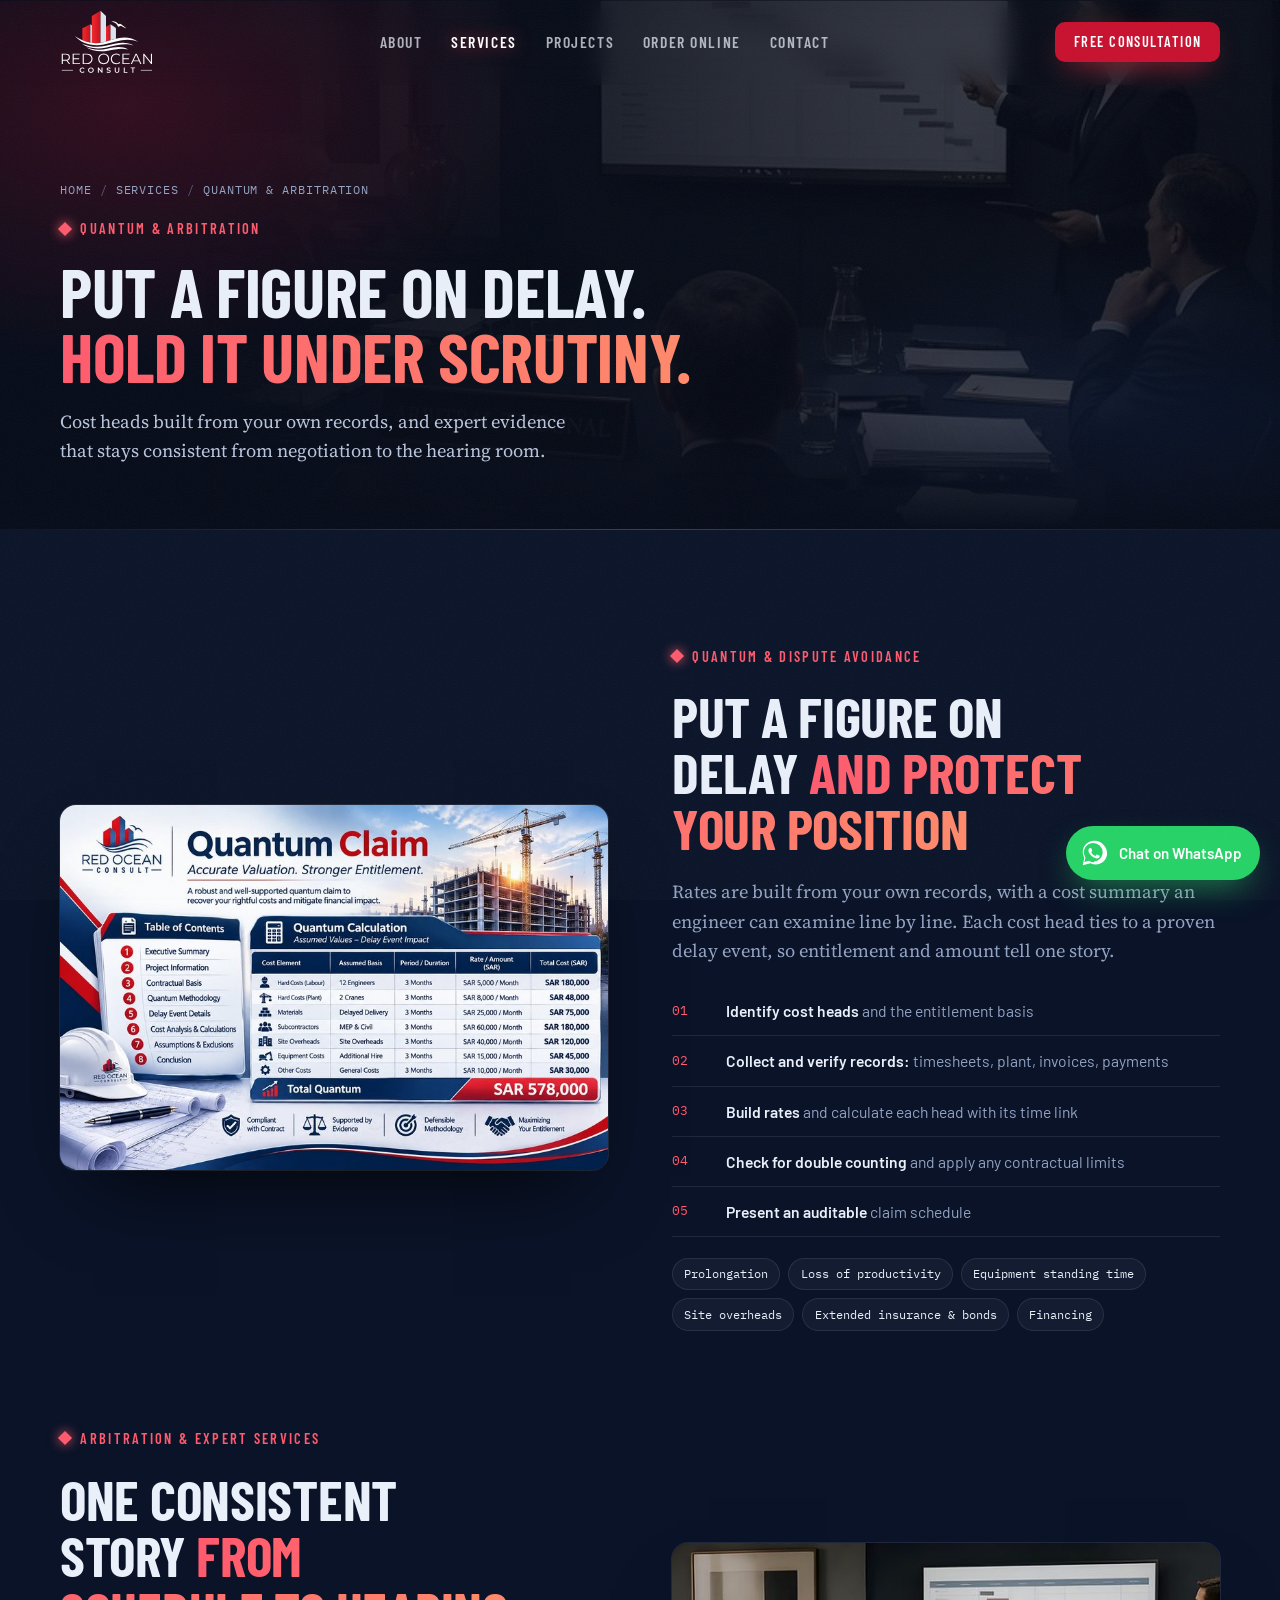
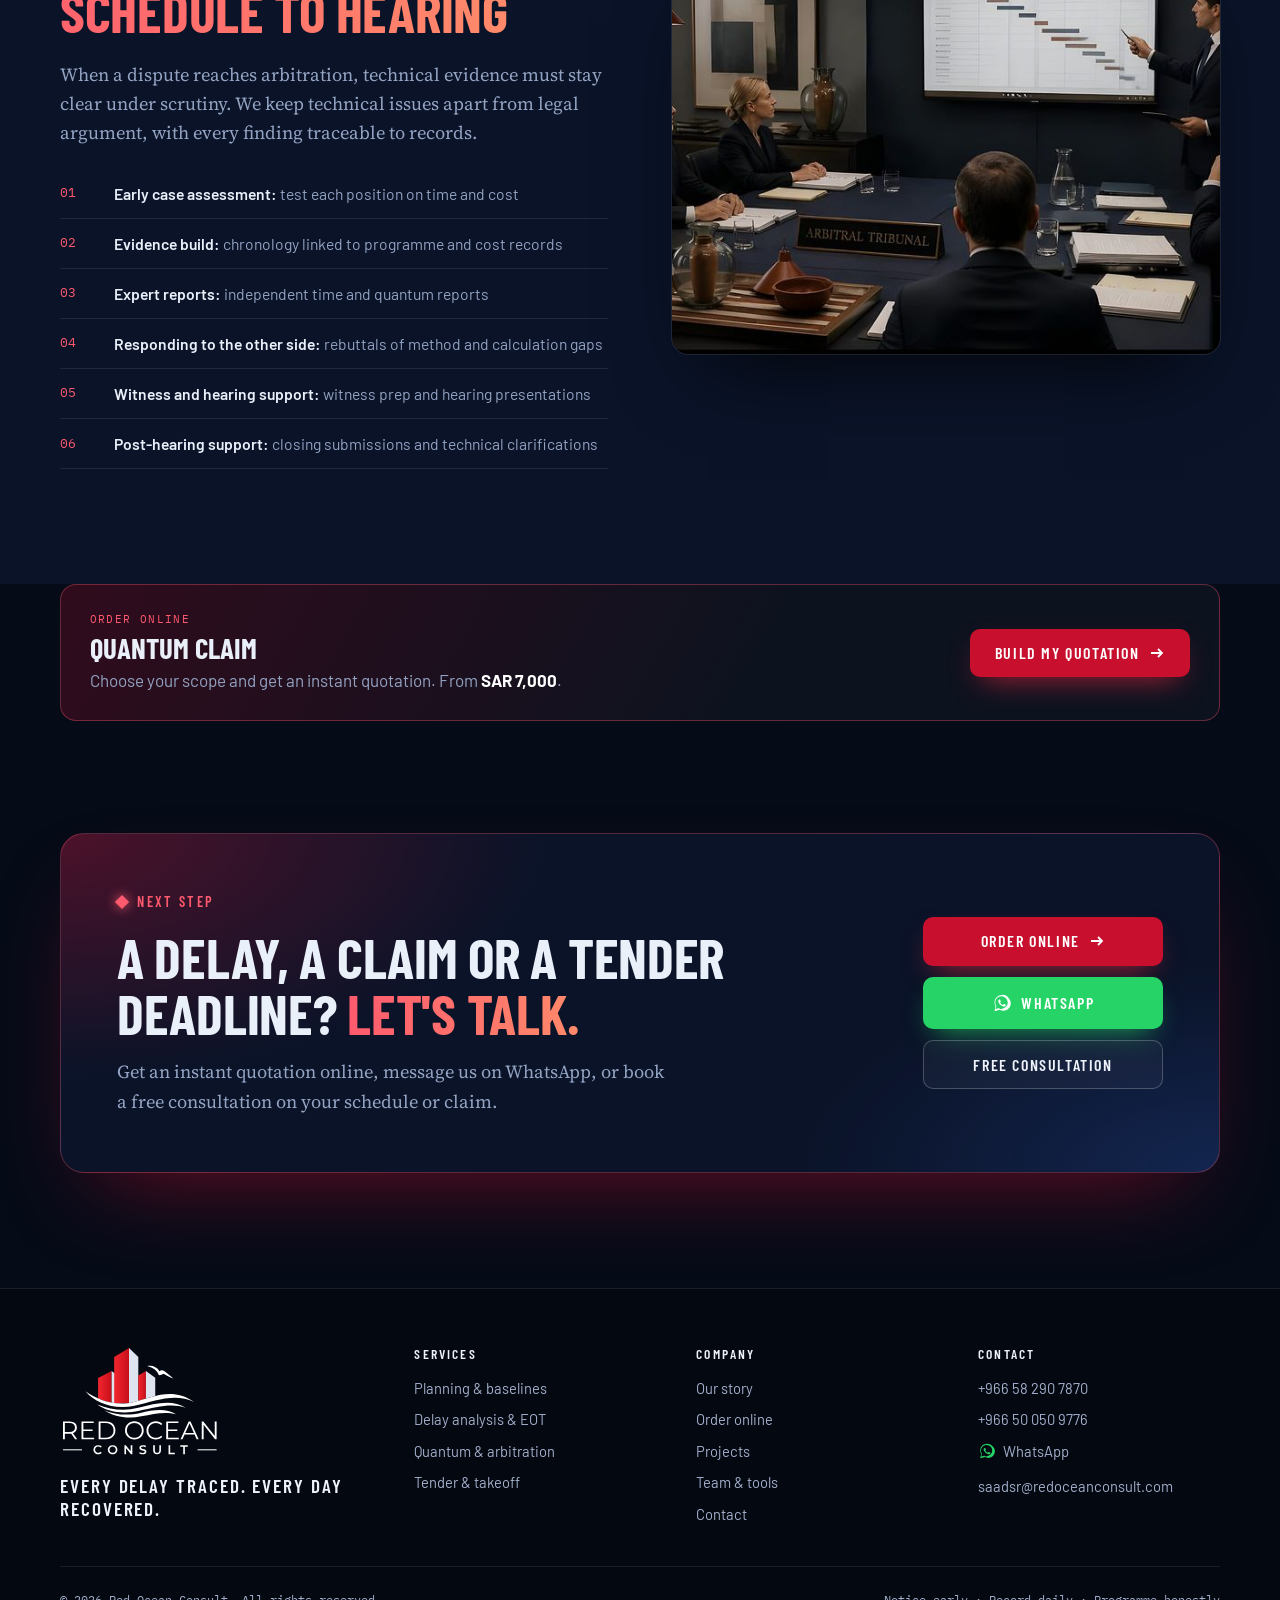
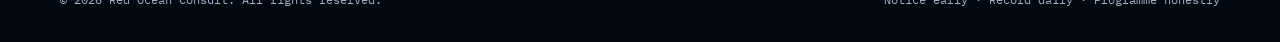
<file: quantum-arbitration.html>
<!DOCTYPE html>
<html lang="en">
<head>
<meta charset="utf-8">
<meta name="viewport" content="width=device-width, initial-scale=1, viewport-fit=cover">
<title>Quantum Claims &amp; Arbitration Support in Saudi Arabia | Red Ocean Consult</title>
<meta name="claude:viewport-fit-sides" content="cover">
<meta name="description" content="Auditable quantum claims for prolongation, disruption, standing equipment and overheads, plus expert reports, rebuttals and hearing support for arbitration.">
<meta property="og:title" content="Quantum Claims &amp; Arbitration Support in Saudi Arabia | Red Ocean Consult">
<meta property="og:description" content="Auditable quantum claims for prolongation, disruption, standing equipment and overheads, plus expert reports, rebuttals and hearing support for arbitration.">
<meta property="og:url" content="https://www.redoceanconsult.com/quantum-arbitration.html">
<meta property="og:image" content="https://www.redoceanconsult.com/assets/img/project-kafd-2-14.jpg">
<meta property="og:type" content="website">
<meta name="theme-color" content="#060B18">
<link rel="icon" href="assets/img/logo-mark.svg" type="image/svg+xml">
<link rel="icon" href="assets/favicon.png" type="image/png">
<link rel="apple-touch-icon" href="assets/favicon.png">
<link rel="canonical" href="https://www.redoceanconsult.com/quantum-arbitration.html">
<link rel="preconnect" href="https://fonts.googleapis.com">
<link rel="preconnect" href="https://fonts.gstatic.com" crossorigin>
<link rel="stylesheet" href="https://fonts.googleapis.com/css2?family=Barlow+Condensed:wght@500;600;700&family=Barlow:wght@400;500;600&family=Source+Serif+4:opsz,wght@8..60,400;8..60,600&family=IBM+Plex+Mono:wght@400;500&display=swap">

<link rel="stylesheet" href="assets/css/site.css">
</head>
<body data-page="services">

<header class="site-header">
  <div class="wrap">
    <nav class="nav" aria-label="Main">
      <a class="brand" href="./" aria-label="Red Ocean Consult home"><img src="assets/img/logo-white.svg" alt="Red Ocean Consult" width="378" height="266"></a>
      <ul class="nav-links">
        <li><a href="about.html" data-nav="about">About</a></li>
        <li class="has-sub"><a href="services.html" data-nav="services">Services</a>
          <ul class="sub"><li><a href="tender-takeoff.html">Tender &amp; Quantity Takeoff</a></li><li><a href="planning.html">Planning &amp; Baselines</a></li><li><a href="delay-analysis.html">Delay Analysis &amp; EOT</a></li><li><a href="quantum-arbitration.html">Quantum &amp; Arbitration</a></li></ul></li>
        <li><a href="projects.html" data-nav="projects">Projects</a></li>
        <li><a href="order.html" data-nav="order">Order online</a></li>
        <li><a href="contact.html" data-nav="contact">Contact</a></li>
      </ul>
      <a class="btn btn--red" href="contact.html">Free consultation</a>
      <button class="menu-btn" id="menu-btn" type="button" aria-label="Open menu" aria-expanded="false" aria-controls="mobile-menu">
        <svg viewBox="0 0 24 24" fill="none" stroke="currentColor" stroke-width="1.8" stroke-linecap="round"><path d="M3 7h18M3 12h18M3 17h18"/></svg>
      </button>
    </nav>
    <div class="mobile-menu" id="mobile-menu">
      <a href="about.html" data-nav="about">About</a>
      <a href="services.html" data-nav="services">Services</a>
      <a class="mm-sub" href="tender-takeoff.html">Tender &amp; Quantity Takeoff</a>
      <a class="mm-sub" href="planning.html">Planning &amp; Baselines</a>
      <a class="mm-sub" href="delay-analysis.html">Delay Analysis &amp; EOT</a>
      <a class="mm-sub" href="quantum-arbitration.html">Quantum &amp; Arbitration</a>
      <a href="projects.html" data-nav="projects">Projects</a>
      <a href="order.html" data-nav="order">Order online</a>
      <a href="contact.html" data-nav="contact">Contact</a>
      <a class="btn btn--red" href="contact.html">Free consultation</a>
    </div>
  </div>
</header>

<main id="top">

<section class="subhero" aria-labelledby="page-title">
  <div class="subhero-bg" aria-hidden="true"><img src="assets/img/arbitration-sm.jpg" srcset="assets/img/arbitration-sm.jpg 800w, assets/img/arbitration.jpg 1600w" sizes="(max-width: 680px) 100vw, 600px" alt=""></div>
  <div class="wrap subhero-inner">
    <nav class="crumbs" aria-label="Breadcrumb"><a href="./">Home</a><span>/</span><a href="services.html">Services</a><span>/</span>Quantum &amp; arbitration</nav>
    <span class="label">Quantum &amp; arbitration</span>
    <h1 id="page-title">Put a figure on delay. <em>Hold it under scrutiny.</em></h1>
    <p class="lede">Cost heads built from your own records, and expert evidence that stays consistent from negotiation to the hearing room.</p>
  </div>
</section>
<section class="band band--paper" aria-labelledby="quantum-title">
  <div class="wrap">
    <div class="feature">
      <img class="img-whole" src="assets/img/quantum-claim-sm.jpg" srcset="assets/img/quantum-claim-sm.jpg 800w, assets/img/quantum-claim.jpg 1536w" sizes="(max-width: 680px) 100vw, 600px" alt="Quantum claim: table of contents and an example quantum calculation by cost element" loading="lazy" width="1536" height="1024">
      <div class="feature-copy">
        <span class="label">Quantum &amp; dispute avoidance</span>
        <h2 class="h2" id="quantum-title">Put a figure on delay <em>and protect your position</em></h2>
        <p class="lede">Rates are built from your own records, with a cost summary an engineer can examine line by line. Each cost head ties to a proven delay event, so entitlement and amount tell one story.</p>
        <ol class="flow">
          <li><span><b>Identify cost heads</b> and the entitlement basis</span></li>
          <li><span><b>Collect and verify records:</b> timesheets, plant, invoices, payments</span></li>
          <li><span><b>Build rates</b> and calculate each head with its time link</span></li>
          <li><span><b>Check for double counting</b> and apply any contractual limits</span></li>
          <li><span><b>Present an auditable</b> claim schedule</span></li>
        </ol>
        <ul class="chips" aria-label="Cost heads">
          <li>Prolongation</li><li>Loss of productivity</li><li>Equipment standing time</li><li>Site overheads</li><li>Extended insurance &amp; bonds</li><li>Financing</li>
        </ul>
      </div>
    </div>

    <div class="feature feature--flip">
      <img src="assets/img/arbitration-sm.jpg" srcset="assets/img/arbitration-sm.jpg 800w, assets/img/arbitration.jpg 1600w" sizes="(max-width: 680px) 100vw, 600px" alt="Expert presenting a programme analysis to a tribunal" loading="lazy" width="790" height="447">
      <div class="feature-copy">
        <span class="label">Arbitration &amp; expert services</span>
        <h2 class="h2">One consistent story <em>from schedule to hearing</em></h2>
        <p class="lede">When a dispute reaches arbitration, technical evidence must stay clear under scrutiny. We keep technical issues apart from legal argument, with every finding traceable to records.</p>
        <ol class="flow">
          <li><span><b>Early case assessment:</b> test each position on time and cost</span></li>
          <li><span><b>Evidence build:</b> chronology linked to programme and cost records</span></li>
          <li><span><b>Expert reports:</b> independent time and quantum reports</span></li>
          <li><span><b>Responding to the other side:</b> rebuttals of method and calculation gaps</span></li>
          <li><span><b>Witness and hearing support:</b> witness prep and hearing presentations</span></li>
          <li><span><b>Post-hearing support:</b> closing submissions and technical clarifications</span></li>
        </ol>
      </div>
    </div>
  </div>
</section>
<section class="band band--tight" aria-label="Order Quantum Claim online">
  <div class="wrap">
    <div class="order-strip spot">
      <div><span class="mono">Order online</span><b>Quantum Claim</b><span>Choose your scope and get an instant quotation. From <strong data-from="quantum">SAR 7,000</strong>.</span></div>
      <button class="btn btn--red" type="button" data-order="quantum">Build my quotation <svg viewBox="0 0 16 16" fill="none" stroke="currentColor" stroke-width="1.8"><path d="M2 8h11M9 4l4 4-4 4"/></svg></button>
    </div>
  </div>
</section>

<section class="band cta-wrap" aria-labelledby="cta-title">
  <div class="wrap">
    <div class="cta-band">
      <div>
        <span class="label">Next step</span>
        <h2 class="h2" id="cta-title">A delay, a claim or a tender deadline? <em>Let's talk.</em></h2>
        <p class="lede">Get an instant quotation online, message us on WhatsApp, or book a free consultation on your schedule or claim.</p>
      </div>
      <div class="cta-actions">
        <a class="btn btn--red" href="order.html">Order online <svg viewBox="0 0 16 16" fill="none" stroke="currentColor" stroke-width="1.8"><path d="M2 8h11M9 4l4 4-4 4"/></svg></a>
        <a class="btn btn--wa" href="https://wa.me/966582907870?text=Hello%20Red%20Ocean%20Consult%2C%20I%27d%20like%20to%20discuss%20my%20project." target="_blank" rel="noopener"><svg viewBox="0 0 32 32" aria-hidden="true"><path fill="currentColor" d="M16.04 3C9.4 3 4 8.36 4 14.97c0 2.11.56 4.17 1.62 5.99L4 29l8.25-2.16a12.1 12.1 0 0 0 5.79 1.47h.01C24.68 28.31 30 22.95 30 16.34 30 13.13 28.75 10.11 26.47 7.84A11.9 11.9 0 0 0 16.04 3Zm0 22.98h-.01a9.95 9.95 0 0 1-5.08-1.39l-.36-.22-4.9 1.28 1.31-4.77-.24-.38a9.86 9.86 0 0 1-1.52-5.28c0-5.48 4.48-9.94 9.99-9.94a9.9 9.9 0 0 1 7.06 2.92 9.84 9.84 0 0 1 2.92 7.03c0 5.49-4.48 9.75-9.16 9.75Zm5.48-7.43c-.3-.15-1.77-.87-2.04-.97-.27-.1-.47-.15-.67.15-.2.3-.77.97-.94 1.17-.17.2-.35.22-.65.07-.3-.15-1.27-.47-2.41-1.48-.89-.79-1.49-1.77-1.67-2.07-.17-.3-.02-.46.13-.61.14-.13.3-.35.45-.52.15-.17.2-.3.3-.5.1-.2.05-.37-.02-.52-.08-.15-.67-1.62-.92-2.22-.24-.58-.49-.5-.67-.51h-.57c-.2 0-.52.07-.8.37-.27.3-1.04 1.02-1.04 2.48 0 1.47 1.07 2.88 1.22 3.08.15.2 2.1 3.2 5.08 4.48.71.31 1.27.49 1.7.63.72.23 1.37.2 1.88.12.57-.09 1.77-.72 2.02-1.42.25-.7.25-1.29.17-1.42-.07-.12-.27-.2-.57-.35Z"/></svg>WhatsApp</a>
        <a class="btn btn--line" href="contact.html">Free consultation</a>
      </div>
    </div>
  </div>
</section>

</main>

<footer class="site-footer">
  <div class="wrap">
    <div class="foot">
      <div class="foot-brand">
        <img src="assets/img/logo-white.svg" alt="Red Ocean Consult" width="378" height="266" loading="lazy">
        <p>Every delay traced. Every day recovered.</p>
      </div>
      <div>
        <h4>Services</h4>
        <ul>
          <li><a href="planning.html">Planning &amp; baselines</a></li>
          <li><a href="delay-analysis.html">Delay analysis &amp; EOT</a></li>
          <li><a href="quantum-arbitration.html">Quantum &amp; arbitration</a></li>
          <li><a href="tender-takeoff.html">Tender &amp; takeoff</a></li>
        </ul>
      </div>
      <div>
        <h4>Company</h4>
        <ul>
          <li><a href="about.html">Our story</a></li>
          <li><a href="order.html">Order online</a></li>
          <li><a href="projects.html">Projects</a></li>
          <li><a href="about.html#team">Team &amp; tools</a></li>
          <li><a href="contact.html">Contact</a></li>
        </ul>
      </div>
      <div>
        <h4>Contact</h4>
        <ul>
          <li><a href="tel:+966582907870">+966 58 290 7870</a></li>
          <li><a href="tel:+966500509776">+966 50 050 9776</a></li>
          <li><a class="wa-link" href="https://wa.me/966582907870?text=Hello%20Red%20Ocean%20Consult%2C%20I%27d%20like%20to%20discuss%20my%20project." target="_blank" rel="noopener"><svg viewBox="0 0 32 32" aria-hidden="true"><path fill="currentColor" d="M16.04 3C9.4 3 4 8.36 4 14.97c0 2.11.56 4.17 1.62 5.99L4 29l8.25-2.16a12.1 12.1 0 0 0 5.79 1.47h.01C24.68 28.31 30 22.95 30 16.34 30 13.13 28.75 10.11 26.47 7.84A11.9 11.9 0 0 0 16.04 3Zm0 22.98h-.01a9.95 9.95 0 0 1-5.08-1.39l-.36-.22-4.9 1.28 1.31-4.77-.24-.38a9.86 9.86 0 0 1-1.52-5.28c0-5.48 4.48-9.94 9.99-9.94a9.9 9.9 0 0 1 7.06 2.92 9.84 9.84 0 0 1 2.92 7.03c0 5.49-4.48 9.75-9.16 9.75Zm5.48-7.43c-.3-.15-1.77-.87-2.04-.97-.27-.1-.47-.15-.67.15-.2.3-.77.97-.94 1.17-.17.2-.35.22-.65.07-.3-.15-1.27-.47-2.41-1.48-.89-.79-1.49-1.77-1.67-2.07-.17-.3-.02-.46.13-.61.14-.13.3-.35.45-.52.15-.17.2-.3.3-.5.1-.2.05-.37-.02-.52-.08-.15-.67-1.62-.92-2.22-.24-.58-.49-.5-.67-.51h-.57c-.2 0-.52.07-.8.37-.27.3-1.04 1.02-1.04 2.48 0 1.47 1.07 2.88 1.22 3.08.15.2 2.1 3.2 5.08 4.48.71.31 1.27.49 1.7.63.72.23 1.37.2 1.88.12.57-.09 1.77-.72 2.02-1.42.25-.7.25-1.29.17-1.42-.07-.12-.27-.2-.57-.35Z"/></svg>WhatsApp</a></li>
          <li><a href="mailto:saadsr@redoceanconsult.com">saadsr@redoceanconsult.com</a></li>
        </ul>
      </div>
    </div>
    <div class="foot-bottom">
      <span>© <span id="year">2026</span> Red Ocean Consult. All rights reserved.</span>
      <span>Notice early · Record daily · Programme honestly</span>
    </div>
  </div>
</footer>

<a class="wa-float" href="https://wa.me/966582907870?text=Hello%20Red%20Ocean%20Consult%2C%20I%27d%20like%20to%20discuss%20my%20project." target="_blank" rel="noopener" aria-label="Chat with Red Ocean Consult on WhatsApp"><svg viewBox="0 0 32 32" aria-hidden="true"><path fill="currentColor" d="M16.04 3C9.4 3 4 8.36 4 14.97c0 2.11.56 4.17 1.62 5.99L4 29l8.25-2.16a12.1 12.1 0 0 0 5.79 1.47h.01C24.68 28.31 30 22.95 30 16.34 30 13.13 28.75 10.11 26.47 7.84A11.9 11.9 0 0 0 16.04 3Zm0 22.98h-.01a9.95 9.95 0 0 1-5.08-1.39l-.36-.22-4.9 1.28 1.31-4.77-.24-.38a9.86 9.86 0 0 1-1.52-5.28c0-5.48 4.48-9.94 9.99-9.94a9.9 9.9 0 0 1 7.06 2.92 9.84 9.84 0 0 1 2.92 7.03c0 5.49-4.48 9.75-9.16 9.75Zm5.48-7.43c-.3-.15-1.77-.87-2.04-.97-.27-.1-.47-.15-.67.15-.2.3-.77.97-.94 1.17-.17.2-.35.22-.65.07-.3-.15-1.27-.47-2.41-1.48-.89-.79-1.49-1.77-1.67-2.07-.17-.3-.02-.46.13-.61.14-.13.3-.35.45-.52.15-.17.2-.3.3-.5.1-.2.05-.37-.02-.52-.08-.15-.67-1.62-.92-2.22-.24-.58-.49-.5-.67-.51h-.57c-.2 0-.52.07-.8.37-.27.3-1.04 1.02-1.04 2.48 0 1.47 1.07 2.88 1.22 3.08.15.2 2.1 3.2 5.08 4.48.71.31 1.27.49 1.7.63.72.23 1.37.2 1.88.12.57-.09 1.77-.72 2.02-1.42.25-.7.25-1.29.17-1.42-.07-.12-.27-.2-.57-.35Z"/></svg><span>Chat on WhatsApp</span></a>

<dialog class="wiz" id="wiz" aria-labelledby="wiz-title">
  <div class="wiz-head">
    <div><h2 id="wiz-title">Order online</h2><p id="wiz-tag"></p></div>
    <button class="wiz-close" type="button" id="wiz-close" aria-label="Close">×</button>
  </div>
  <ol class="wiz-steps" id="wiz-steps"><li>1 · Scope</li><li>2 · Project</li><li>3 · Quotation</li><li>4 · Payment</li></ol>
  <div class="wiz-body" id="wiz-body"></div>
  <div class="wiz-foot">
    <div class="wiz-total"><small>Estimated total (excl. VAT)</small><b id="wiz-total">SAR 0</b></div>
    <div class="wiz-actions"><button class="btn btn--plain" type="button" id="wiz-back">Back</button><button class="btn btn--red" type="button" id="wiz-next">Continue</button></div>
  </div>
</dialog>

<script src="assets/js/site.js" defer></script>
</body>
</html>
</file>
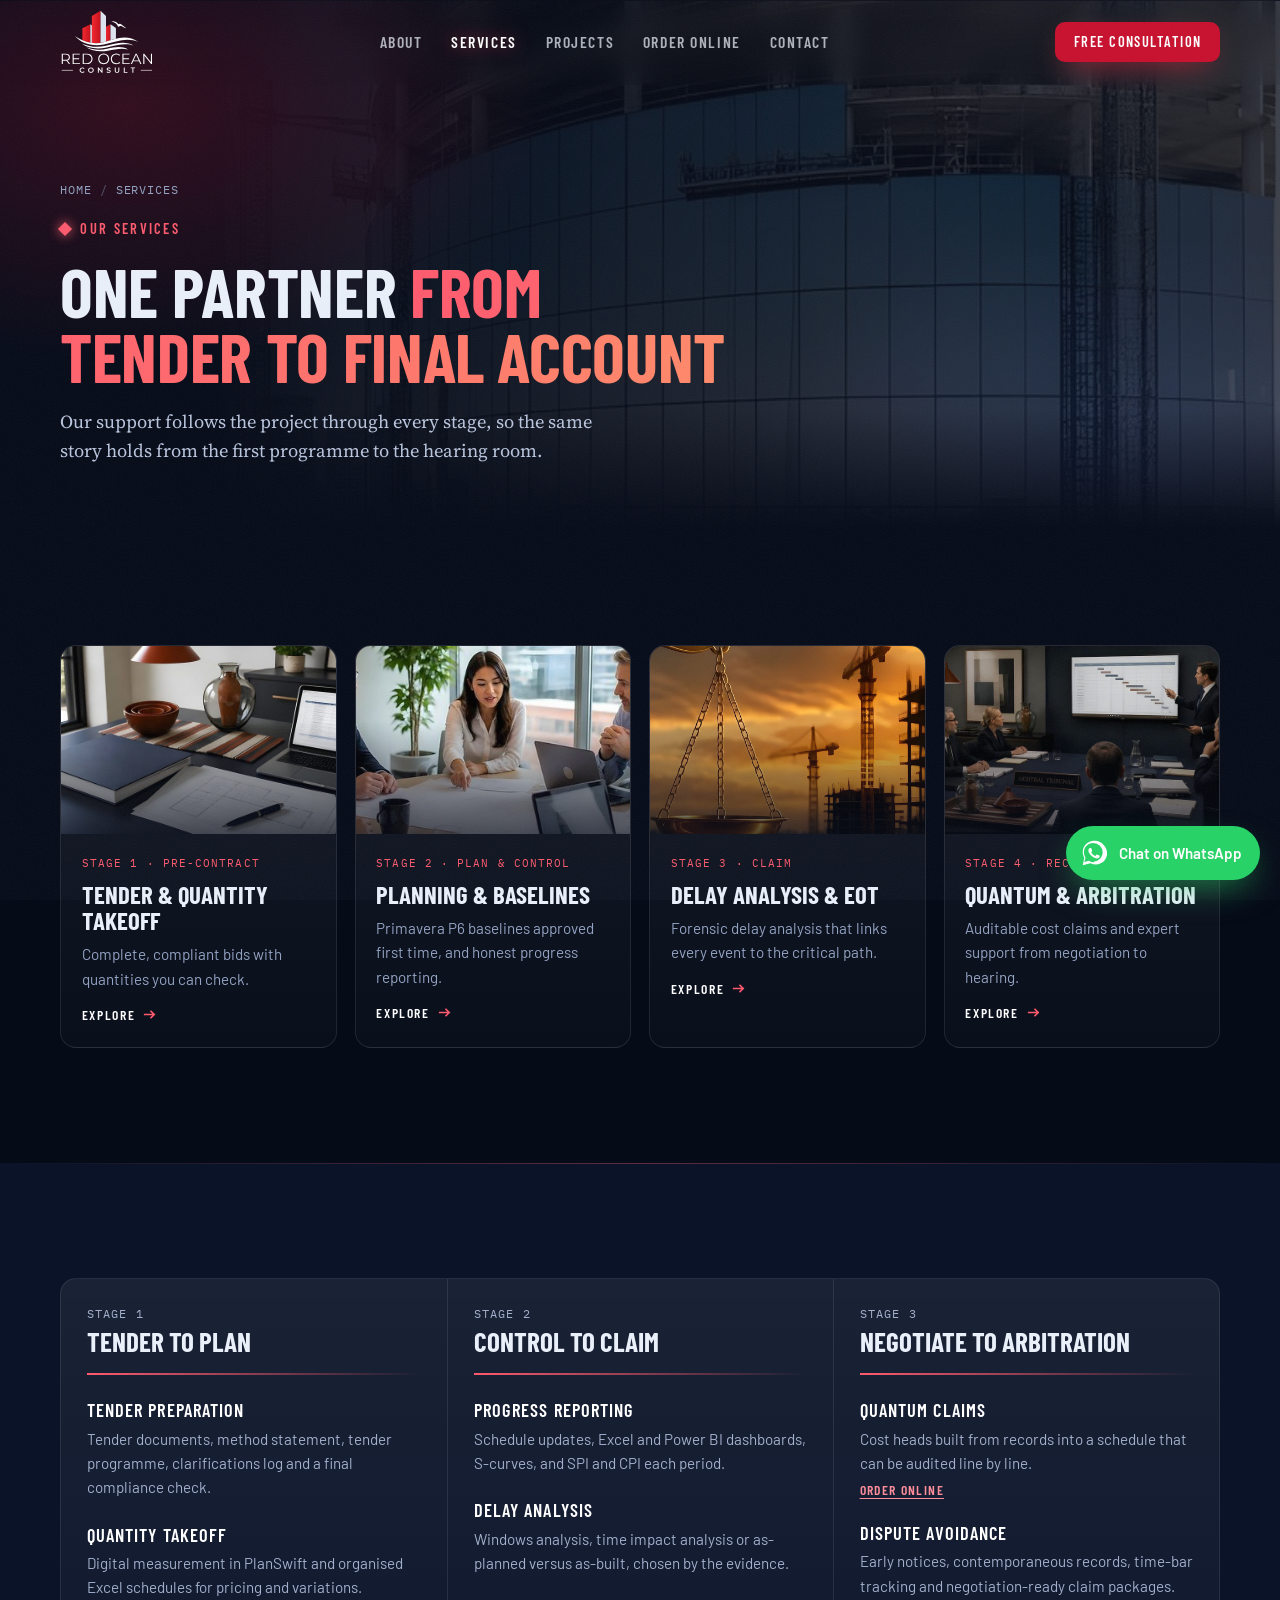
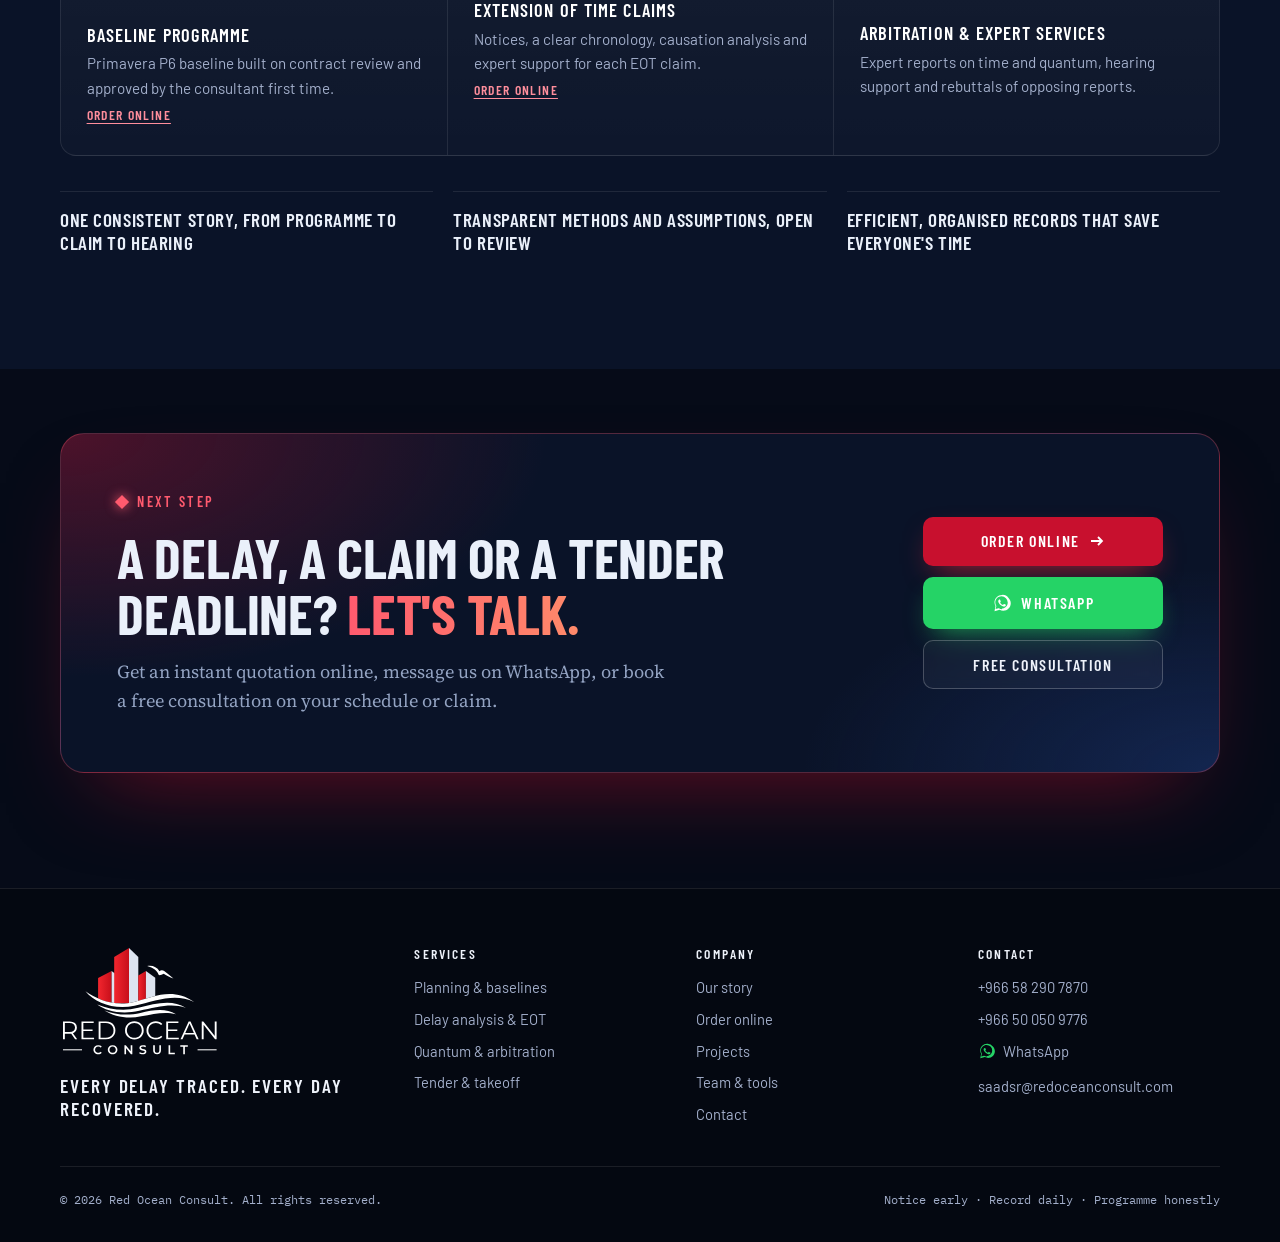
<file: services.html>
<!DOCTYPE html>
<html lang="en">
<head>
<meta charset="utf-8">
<meta name="viewport" content="width=device-width, initial-scale=1, viewport-fit=cover">
<title>Services | Red Ocean Consult</title>
<meta name="claude:viewport-fit-sides" content="cover">
<meta name="description" content="Tender support, quantity takeoff, Primavera P6 baselines, progress reporting, delay analysis, EOT and quantum claims, dispute avoidance and arbitration support in Saudi Arabia.">
<meta property="og:title" content="Services | Red Ocean Consult">
<meta property="og:description" content="Tender support, quantity takeoff, Primavera P6 baselines, progress reporting, delay analysis, EOT and quantum claims, dispute avoidance and arbitration support in Saudi Arabia.">
<meta property="og:url" content="https://www.redoceanconsult.com/services.html">
<meta property="og:image" content="https://www.redoceanconsult.com/assets/img/project-kafd-2-14.jpg">
<meta property="og:type" content="website">
<meta name="theme-color" content="#060B18">
<link rel="icon" href="assets/img/logo-mark.svg" type="image/svg+xml">
<link rel="icon" href="assets/favicon.png" type="image/png">
<link rel="apple-touch-icon" href="assets/favicon.png">
<link rel="canonical" href="https://www.redoceanconsult.com/services.html">
<link rel="preconnect" href="https://fonts.googleapis.com">
<link rel="preconnect" href="https://fonts.gstatic.com" crossorigin>
<link rel="stylesheet" href="https://fonts.googleapis.com/css2?family=Barlow+Condensed:wght@500;600;700&family=Barlow:wght@400;500;600&family=Source+Serif+4:opsz,wght@8..60,400;8..60,600&family=IBM+Plex+Mono:wght@400;500&display=swap">

<link rel="stylesheet" href="assets/css/site.css">
</head>
<body data-page="services">

<header class="site-header">
  <div class="wrap">
    <nav class="nav" aria-label="Main">
      <a class="brand" href="./" aria-label="Red Ocean Consult home"><img src="assets/img/logo-white.svg" alt="Red Ocean Consult" width="378" height="266"></a>
      <ul class="nav-links">
        <li><a href="about.html" data-nav="about">About</a></li>
        <li class="has-sub"><a href="services.html" data-nav="services">Services</a>
          <ul class="sub"><li><a href="tender-takeoff.html">Tender &amp; Quantity Takeoff</a></li><li><a href="planning.html">Planning &amp; Baselines</a></li><li><a href="delay-analysis.html">Delay Analysis &amp; EOT</a></li><li><a href="quantum-arbitration.html">Quantum &amp; Arbitration</a></li></ul></li>
        <li><a href="projects.html" data-nav="projects">Projects</a></li>
        <li><a href="order.html" data-nav="order">Order online</a></li>
        <li><a href="contact.html" data-nav="contact">Contact</a></li>
      </ul>
      <a class="btn btn--red" href="contact.html">Free consultation</a>
      <button class="menu-btn" id="menu-btn" type="button" aria-label="Open menu" aria-expanded="false" aria-controls="mobile-menu">
        <svg viewBox="0 0 24 24" fill="none" stroke="currentColor" stroke-width="1.8" stroke-linecap="round"><path d="M3 7h18M3 12h18M3 17h18"/></svg>
      </button>
    </nav>
    <div class="mobile-menu" id="mobile-menu">
      <a href="about.html" data-nav="about">About</a>
      <a href="services.html" data-nav="services">Services</a>
      <a class="mm-sub" href="tender-takeoff.html">Tender &amp; Quantity Takeoff</a>
      <a class="mm-sub" href="planning.html">Planning &amp; Baselines</a>
      <a class="mm-sub" href="delay-analysis.html">Delay Analysis &amp; EOT</a>
      <a class="mm-sub" href="quantum-arbitration.html">Quantum &amp; Arbitration</a>
      <a href="projects.html" data-nav="projects">Projects</a>
      <a href="order.html" data-nav="order">Order online</a>
      <a href="contact.html" data-nav="contact">Contact</a>
      <a class="btn btn--red" href="contact.html">Free consultation</a>
    </div>
  </div>
</header>

<main id="top">

<section class="subhero" aria-labelledby="page-title">
  <div class="subhero-bg" aria-hidden="true"><img src="assets/img/sector-commercial-sm.jpg" srcset="assets/img/sector-commercial-sm.jpg 800w, assets/img/sector-commercial.jpg 1600w" sizes="(max-width: 680px) 100vw, 600px" alt=""></div>
  <div class="wrap subhero-inner">
    <nav class="crumbs" aria-label="Breadcrumb"><a href="./">Home</a><span>/</span>Services</nav>
    <span class="label">Our services</span>
    <h1 id="page-title">One partner <em>from tender to final account</em></h1>
    <p class="lede">Our support follows the project through every stage, so the same story holds from the first programme to the hearing room.</p>
  </div>
</section>

<section class="band" aria-label="Service areas">
  <div class="wrap">
    <div class="svc-grid">
      <a class="svc-card spot" href="tender-takeoff.html">
        <span class="svc-img"><img src="assets/img/tender-sm.jpg" srcset="assets/img/tender-sm.jpg 800w, assets/img/tender.jpg 1600w" sizes="(max-width: 680px) 100vw, 600px" alt="" loading="lazy" width="800" height="500"></span>
        <span class="svc-body"><span class="mono">Stage 1 · Pre-contract</span><b>Tender &amp; Quantity Takeoff</b><span class="svc-line">Complete, compliant bids with quantities you can check.</span><span class="svc-more">Explore <svg viewBox="0 0 16 16" fill="none" stroke="currentColor" stroke-width="1.8"><path d="M2 8h11M9 4l4 4-4 4"/></svg></span></span>
      </a>
      <a class="svc-card spot" href="planning.html">
        <span class="svc-img"><img src="assets/img/meeting-sm.jpg" srcset="assets/img/meeting-sm.jpg 800w, assets/img/meeting.jpg 1600w" sizes="(max-width: 680px) 100vw, 600px" alt="" loading="lazy" width="800" height="500"></span>
        <span class="svc-body"><span class="mono">Stage 2 · Plan &amp; control</span><b>Planning &amp; Baselines</b><span class="svc-line">Primavera P6 baselines approved first time, and honest progress reporting.</span><span class="svc-more">Explore <svg viewBox="0 0 16 16" fill="none" stroke="currentColor" stroke-width="1.8"><path d="M2 8h11M9 4l4 4-4 4"/></svg></span></span>
      </a>
      <a class="svc-card spot" href="delay-analysis.html">
        <span class="svc-img"><img src="assets/img/story-justice-sm.jpg" srcset="assets/img/story-justice-sm.jpg 500w, assets/img/story-justice.jpg 1000w" sizes="(max-width: 680px) 100vw, 600px" alt="" loading="lazy" width="800" height="500"></span>
        <span class="svc-body"><span class="mono">Stage 3 · Claim</span><b>Delay Analysis &amp; EOT</b><span class="svc-line">Forensic delay analysis that links every event to the critical path.</span><span class="svc-more">Explore <svg viewBox="0 0 16 16" fill="none" stroke="currentColor" stroke-width="1.8"><path d="M2 8h11M9 4l4 4-4 4"/></svg></span></span>
      </a>
      <a class="svc-card spot" href="quantum-arbitration.html">
        <span class="svc-img"><img src="assets/img/arbitration-sm.jpg" srcset="assets/img/arbitration-sm.jpg 800w, assets/img/arbitration.jpg 1600w" sizes="(max-width: 680px) 100vw, 600px" alt="" loading="lazy" width="800" height="500"></span>
        <span class="svc-body"><span class="mono">Stage 4 · Recover</span><b>Quantum &amp; Arbitration</b><span class="svc-line">Auditable cost claims and expert support from negotiation to hearing.</span><span class="svc-more">Explore <svg viewBox="0 0 16 16" fill="none" stroke="currentColor" stroke-width="1.8"><path d="M2 8h11M9 4l4 4-4 4"/></svg></span></span>
      </a>
    </div>
  </div>
</section>

<section class="band band--navy" aria-labelledby="services-title">
  <div class="wrap">
    <div class="lifecycle">
      <div class="stage spot">
        <div class="stage-head"><span class="mono">Stage 1</span><h3>Tender to plan</h3></div>
        <div class="svc"><h4>Tender preparation</h4><p>Tender documents, method statement, tender programme, clarifications log and a final compliance check.</p></div>
        <div class="svc"><h4>Quantity takeoff</h4><p>Digital measurement in PlanSwift and organised Excel schedules for pricing and variations.</p></div>
        <div class="svc"><h4>Baseline programme</h4><p>Primavera P6 baseline built on contract review and approved by the consultant first time.</p><button class="svc-order" type="button" data-order="baseline">Order online</button></div>
      </div>
      <div class="stage spot">
        <div class="stage-head"><span class="mono">Stage 2</span><h3>Control to claim</h3></div>
        <div class="svc"><h4>Progress reporting</h4><p>Schedule updates, Excel and Power BI dashboards, S-curves, and SPI and CPI each period.</p></div>
        <div class="svc"><h4>Delay analysis</h4><p>Windows analysis, time impact analysis or as-planned versus as-built, chosen by the evidence.</p></div>
        <div class="svc"><h4>Extension of time claims</h4><p>Notices, a clear chronology, causation analysis and expert support for each EOT claim.</p><button class="svc-order" type="button" data-order="eot">Order online</button></div>
      </div>
      <div class="stage spot">
        <div class="stage-head"><span class="mono">Stage 3</span><h3>Negotiate to arbitration</h3></div>
        <div class="svc"><h4>Quantum claims</h4><p>Cost heads built from records into a schedule that can be audited line by line.</p><button class="svc-order" type="button" data-order="quantum">Order online</button></div>
        <div class="svc"><h4>Dispute avoidance</h4><p>Early notices, contemporaneous records, time-bar tracking and negotiation-ready claim packages.</p></div>
        <div class="svc"><h4>Arbitration &amp; expert services</h4><p>Expert reports on time and quantum, hearing support and rebuttals of opposing reports.</p></div>
      </div>
    </div>
    <ul class="why3">
      <li>One consistent story, from programme to claim to hearing</li>
      <li>Transparent methods and assumptions, open to review</li>
      <li>Efficient, organised records that save everyone's time</li>
    </ul>
  </div>
</section>
<section class="band cta-wrap" aria-labelledby="cta-title">
  <div class="wrap">
    <div class="cta-band">
      <div>
        <span class="label">Next step</span>
        <h2 class="h2" id="cta-title">A delay, a claim or a tender deadline? <em>Let's talk.</em></h2>
        <p class="lede">Get an instant quotation online, message us on WhatsApp, or book a free consultation on your schedule or claim.</p>
      </div>
      <div class="cta-actions">
        <a class="btn btn--red" href="order.html">Order online <svg viewBox="0 0 16 16" fill="none" stroke="currentColor" stroke-width="1.8"><path d="M2 8h11M9 4l4 4-4 4"/></svg></a>
        <a class="btn btn--wa" href="https://wa.me/966582907870?text=Hello%20Red%20Ocean%20Consult%2C%20I%27d%20like%20to%20discuss%20my%20project." target="_blank" rel="noopener"><svg viewBox="0 0 32 32" aria-hidden="true"><path fill="currentColor" d="M16.04 3C9.4 3 4 8.36 4 14.97c0 2.11.56 4.17 1.62 5.99L4 29l8.25-2.16a12.1 12.1 0 0 0 5.79 1.47h.01C24.68 28.31 30 22.95 30 16.34 30 13.13 28.75 10.11 26.47 7.84A11.9 11.9 0 0 0 16.04 3Zm0 22.98h-.01a9.95 9.95 0 0 1-5.08-1.39l-.36-.22-4.9 1.28 1.31-4.77-.24-.38a9.86 9.86 0 0 1-1.52-5.28c0-5.48 4.48-9.94 9.99-9.94a9.9 9.9 0 0 1 7.06 2.92 9.84 9.84 0 0 1 2.92 7.03c0 5.49-4.48 9.75-9.16 9.75Zm5.48-7.43c-.3-.15-1.77-.87-2.04-.97-.27-.1-.47-.15-.67.15-.2.3-.77.97-.94 1.17-.17.2-.35.22-.65.07-.3-.15-1.27-.47-2.41-1.48-.89-.79-1.49-1.77-1.67-2.07-.17-.3-.02-.46.13-.61.14-.13.3-.35.45-.52.15-.17.2-.3.3-.5.1-.2.05-.37-.02-.52-.08-.15-.67-1.62-.92-2.22-.24-.58-.49-.5-.67-.51h-.57c-.2 0-.52.07-.8.37-.27.3-1.04 1.02-1.04 2.48 0 1.47 1.07 2.88 1.22 3.08.15.2 2.1 3.2 5.08 4.48.71.31 1.27.49 1.7.63.72.23 1.37.2 1.88.12.57-.09 1.77-.72 2.02-1.42.25-.7.25-1.29.17-1.42-.07-.12-.27-.2-.57-.35Z"/></svg>WhatsApp</a>
        <a class="btn btn--line" href="contact.html">Free consultation</a>
      </div>
    </div>
  </div>
</section>

</main>

<footer class="site-footer">
  <div class="wrap">
    <div class="foot">
      <div class="foot-brand">
        <img src="assets/img/logo-white.svg" alt="Red Ocean Consult" width="378" height="266" loading="lazy">
        <p>Every delay traced. Every day recovered.</p>
      </div>
      <div>
        <h4>Services</h4>
        <ul>
          <li><a href="planning.html">Planning &amp; baselines</a></li>
          <li><a href="delay-analysis.html">Delay analysis &amp; EOT</a></li>
          <li><a href="quantum-arbitration.html">Quantum &amp; arbitration</a></li>
          <li><a href="tender-takeoff.html">Tender &amp; takeoff</a></li>
        </ul>
      </div>
      <div>
        <h4>Company</h4>
        <ul>
          <li><a href="about.html">Our story</a></li>
          <li><a href="order.html">Order online</a></li>
          <li><a href="projects.html">Projects</a></li>
          <li><a href="about.html#team">Team &amp; tools</a></li>
          <li><a href="contact.html">Contact</a></li>
        </ul>
      </div>
      <div>
        <h4>Contact</h4>
        <ul>
          <li><a href="tel:+966582907870">+966 58 290 7870</a></li>
          <li><a href="tel:+966500509776">+966 50 050 9776</a></li>
          <li><a class="wa-link" href="https://wa.me/966582907870?text=Hello%20Red%20Ocean%20Consult%2C%20I%27d%20like%20to%20discuss%20my%20project." target="_blank" rel="noopener"><svg viewBox="0 0 32 32" aria-hidden="true"><path fill="currentColor" d="M16.04 3C9.4 3 4 8.36 4 14.97c0 2.11.56 4.17 1.62 5.99L4 29l8.25-2.16a12.1 12.1 0 0 0 5.79 1.47h.01C24.68 28.31 30 22.95 30 16.34 30 13.13 28.75 10.11 26.47 7.84A11.9 11.9 0 0 0 16.04 3Zm0 22.98h-.01a9.95 9.95 0 0 1-5.08-1.39l-.36-.22-4.9 1.28 1.31-4.77-.24-.38a9.86 9.86 0 0 1-1.52-5.28c0-5.48 4.48-9.94 9.99-9.94a9.9 9.9 0 0 1 7.06 2.92 9.84 9.84 0 0 1 2.92 7.03c0 5.49-4.48 9.75-9.16 9.75Zm5.48-7.43c-.3-.15-1.77-.87-2.04-.97-.27-.1-.47-.15-.67.15-.2.3-.77.97-.94 1.17-.17.2-.35.22-.65.07-.3-.15-1.27-.47-2.41-1.48-.89-.79-1.49-1.77-1.67-2.07-.17-.3-.02-.46.13-.61.14-.13.3-.35.45-.52.15-.17.2-.3.3-.5.1-.2.05-.37-.02-.52-.08-.15-.67-1.62-.92-2.22-.24-.58-.49-.5-.67-.51h-.57c-.2 0-.52.07-.8.37-.27.3-1.04 1.02-1.04 2.48 0 1.47 1.07 2.88 1.22 3.08.15.2 2.1 3.2 5.08 4.48.71.31 1.27.49 1.7.63.72.23 1.37.2 1.88.12.57-.09 1.77-.72 2.02-1.42.25-.7.25-1.29.17-1.42-.07-.12-.27-.2-.57-.35Z"/></svg>WhatsApp</a></li>
          <li><a href="mailto:saadsr@redoceanconsult.com">saadsr@redoceanconsult.com</a></li>
        </ul>
      </div>
    </div>
    <div class="foot-bottom">
      <span>© <span id="year">2026</span> Red Ocean Consult. All rights reserved.</span>
      <span>Notice early · Record daily · Programme honestly</span>
    </div>
  </div>
</footer>

<a class="wa-float" href="https://wa.me/966582907870?text=Hello%20Red%20Ocean%20Consult%2C%20I%27d%20like%20to%20discuss%20my%20project." target="_blank" rel="noopener" aria-label="Chat with Red Ocean Consult on WhatsApp"><svg viewBox="0 0 32 32" aria-hidden="true"><path fill="currentColor" d="M16.04 3C9.4 3 4 8.36 4 14.97c0 2.11.56 4.17 1.62 5.99L4 29l8.25-2.16a12.1 12.1 0 0 0 5.79 1.47h.01C24.68 28.31 30 22.95 30 16.34 30 13.13 28.75 10.11 26.47 7.84A11.9 11.9 0 0 0 16.04 3Zm0 22.98h-.01a9.95 9.95 0 0 1-5.08-1.39l-.36-.22-4.9 1.28 1.31-4.77-.24-.38a9.86 9.86 0 0 1-1.52-5.28c0-5.48 4.48-9.94 9.99-9.94a9.9 9.9 0 0 1 7.06 2.92 9.84 9.84 0 0 1 2.92 7.03c0 5.49-4.48 9.75-9.16 9.75Zm5.48-7.43c-.3-.15-1.77-.87-2.04-.97-.27-.1-.47-.15-.67.15-.2.3-.77.97-.94 1.17-.17.2-.35.22-.65.07-.3-.15-1.27-.47-2.41-1.48-.89-.79-1.49-1.77-1.67-2.07-.17-.3-.02-.46.13-.61.14-.13.3-.35.45-.52.15-.17.2-.3.3-.5.1-.2.05-.37-.02-.52-.08-.15-.67-1.62-.92-2.22-.24-.58-.49-.5-.67-.51h-.57c-.2 0-.52.07-.8.37-.27.3-1.04 1.02-1.04 2.48 0 1.47 1.07 2.88 1.22 3.08.15.2 2.1 3.2 5.08 4.48.71.31 1.27.49 1.7.63.72.23 1.37.2 1.88.12.57-.09 1.77-.72 2.02-1.42.25-.7.25-1.29.17-1.42-.07-.12-.27-.2-.57-.35Z"/></svg><span>Chat on WhatsApp</span></a>

<dialog class="wiz" id="wiz" aria-labelledby="wiz-title">
  <div class="wiz-head">
    <div><h2 id="wiz-title">Order online</h2><p id="wiz-tag"></p></div>
    <button class="wiz-close" type="button" id="wiz-close" aria-label="Close">×</button>
  </div>
  <ol class="wiz-steps" id="wiz-steps"><li>1 · Scope</li><li>2 · Project</li><li>3 · Quotation</li><li>4 · Payment</li></ol>
  <div class="wiz-body" id="wiz-body"></div>
  <div class="wiz-foot">
    <div class="wiz-total"><small>Estimated total (excl. VAT)</small><b id="wiz-total">SAR 0</b></div>
    <div class="wiz-actions"><button class="btn btn--plain" type="button" id="wiz-back">Back</button><button class="btn btn--red" type="button" id="wiz-next">Continue</button></div>
  </div>
</dialog>

<script src="assets/js/site.js" defer></script>
</body>
</html>
</file>
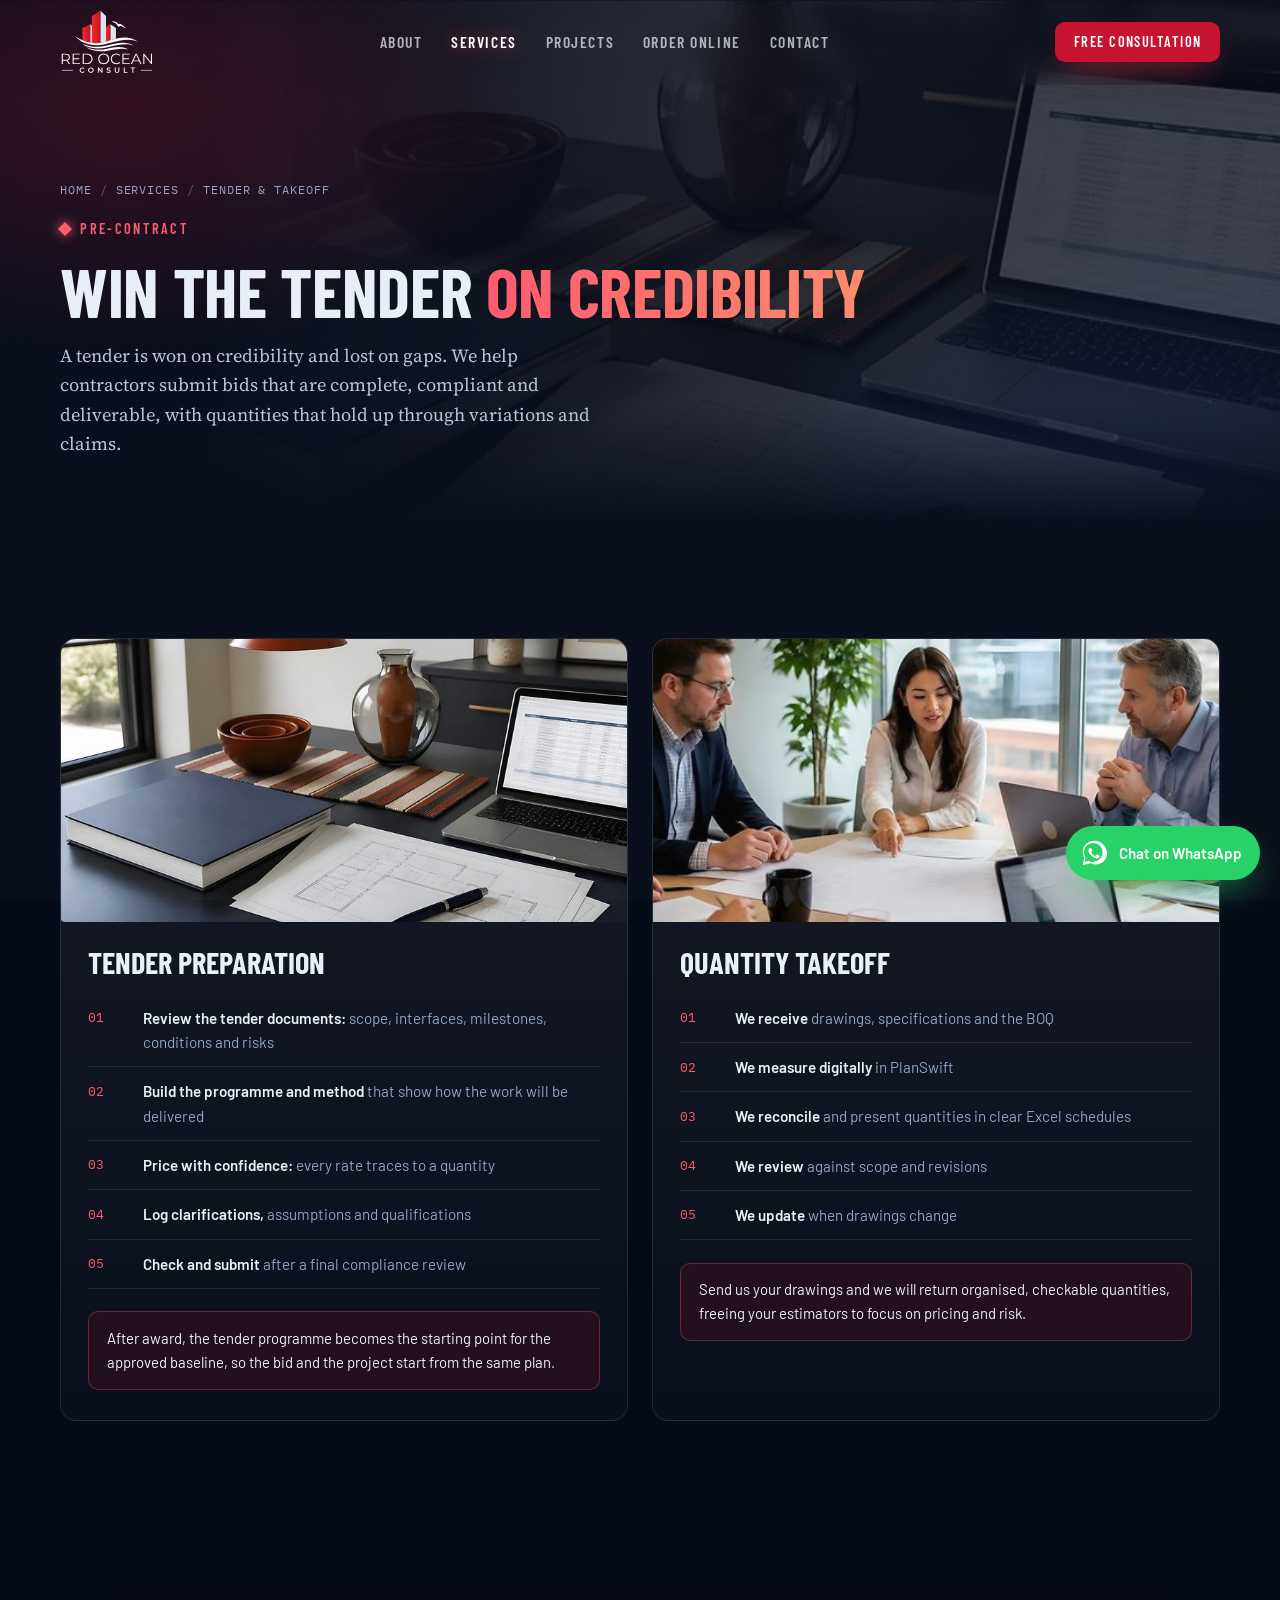
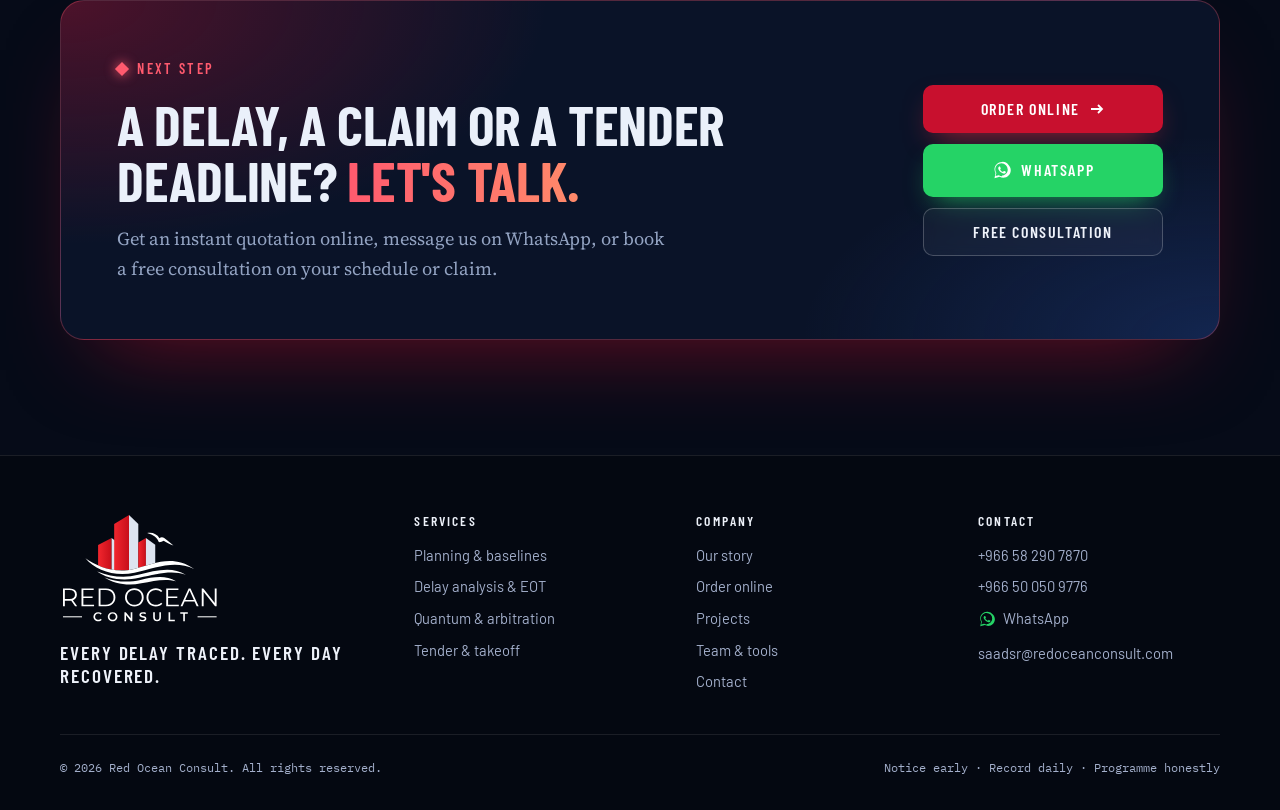
<file: tender-takeoff.html>
<!DOCTYPE html>
<html lang="en">
<head>
<meta charset="utf-8">
<meta name="viewport" content="width=device-width, initial-scale=1, viewport-fit=cover">
<title>Tender Preparation &amp; Quantity Takeoff in Saudi Arabia | Red Ocean Consult</title>
<meta name="claude:viewport-fit-sides" content="cover">
<meta name="description" content="Tender documents, method statements, tender programmes, clarifications logs and PlanSwift quantity takeoff for contractors in Saudi Arabia.">
<meta property="og:title" content="Tender Preparation &amp; Quantity Takeoff in Saudi Arabia | Red Ocean Consult">
<meta property="og:description" content="Tender documents, method statements, tender programmes, clarifications logs and PlanSwift quantity takeoff for contractors in Saudi Arabia.">
<meta property="og:url" content="https://www.redoceanconsult.com/tender-takeoff.html">
<meta property="og:image" content="https://www.redoceanconsult.com/assets/img/project-kafd-2-14.jpg">
<meta property="og:type" content="website">
<meta name="theme-color" content="#060B18">
<link rel="icon" href="assets/img/logo-mark.svg" type="image/svg+xml">
<link rel="icon" href="assets/favicon.png" type="image/png">
<link rel="apple-touch-icon" href="assets/favicon.png">
<link rel="canonical" href="https://www.redoceanconsult.com/tender-takeoff.html">
<link rel="preconnect" href="https://fonts.googleapis.com">
<link rel="preconnect" href="https://fonts.gstatic.com" crossorigin>
<link rel="stylesheet" href="https://fonts.googleapis.com/css2?family=Barlow+Condensed:wght@500;600;700&family=Barlow:wght@400;500;600&family=Source+Serif+4:opsz,wght@8..60,400;8..60,600&family=IBM+Plex+Mono:wght@400;500&display=swap">

<link rel="stylesheet" href="assets/css/site.css">
</head>
<body data-page="services">

<header class="site-header">
  <div class="wrap">
    <nav class="nav" aria-label="Main">
      <a class="brand" href="./" aria-label="Red Ocean Consult home"><img src="assets/img/logo-white.svg" alt="Red Ocean Consult" width="378" height="266"></a>
      <ul class="nav-links">
        <li><a href="about.html" data-nav="about">About</a></li>
        <li class="has-sub"><a href="services.html" data-nav="services">Services</a>
          <ul class="sub"><li><a href="tender-takeoff.html">Tender &amp; Quantity Takeoff</a></li><li><a href="planning.html">Planning &amp; Baselines</a></li><li><a href="delay-analysis.html">Delay Analysis &amp; EOT</a></li><li><a href="quantum-arbitration.html">Quantum &amp; Arbitration</a></li></ul></li>
        <li><a href="projects.html" data-nav="projects">Projects</a></li>
        <li><a href="order.html" data-nav="order">Order online</a></li>
        <li><a href="contact.html" data-nav="contact">Contact</a></li>
      </ul>
      <a class="btn btn--red" href="contact.html">Free consultation</a>
      <button class="menu-btn" id="menu-btn" type="button" aria-label="Open menu" aria-expanded="false" aria-controls="mobile-menu">
        <svg viewBox="0 0 24 24" fill="none" stroke="currentColor" stroke-width="1.8" stroke-linecap="round"><path d="M3 7h18M3 12h18M3 17h18"/></svg>
      </button>
    </nav>
    <div class="mobile-menu" id="mobile-menu">
      <a href="about.html" data-nav="about">About</a>
      <a href="services.html" data-nav="services">Services</a>
      <a class="mm-sub" href="tender-takeoff.html">Tender &amp; Quantity Takeoff</a>
      <a class="mm-sub" href="planning.html">Planning &amp; Baselines</a>
      <a class="mm-sub" href="delay-analysis.html">Delay Analysis &amp; EOT</a>
      <a class="mm-sub" href="quantum-arbitration.html">Quantum &amp; Arbitration</a>
      <a href="projects.html" data-nav="projects">Projects</a>
      <a href="order.html" data-nav="order">Order online</a>
      <a href="contact.html" data-nav="contact">Contact</a>
      <a class="btn btn--red" href="contact.html">Free consultation</a>
    </div>
  </div>
</header>

<main id="top">

<section class="subhero" aria-labelledby="page-title">
  <div class="subhero-bg" aria-hidden="true"><img src="assets/img/tender-sm.jpg" srcset="assets/img/tender-sm.jpg 800w, assets/img/tender.jpg 1600w" sizes="(max-width: 680px) 100vw, 600px" alt=""></div>
  <div class="wrap subhero-inner">
    <nav class="crumbs" aria-label="Breadcrumb"><a href="./">Home</a><span>/</span><a href="services.html">Services</a><span>/</span>Tender &amp; takeoff</nav>
    <span class="label">Pre-contract</span>
    <h1 id="page-title">Win the tender <em>on credibility</em></h1>
    <p class="lede">A tender is won on credibility and lost on gaps. We help contractors submit bids that are complete, compliant and deliverable, with quantities that hold up through variations and claims.</p>
  </div>
</section>
<section class="band" aria-labelledby="pre-title">
  <div class="wrap">
    <div class="pre">
      <article class="pre-card spot">
        <img src="assets/img/tender-sm.jpg" srcset="assets/img/tender-sm.jpg 800w, assets/img/tender.jpg 1600w" sizes="(max-width: 680px) 100vw, 600px" alt="Tender documents, drawings and a laptop on a desk" loading="lazy" width="1035" height="583">
        <div class="pre-body">
          <h3>Tender preparation</h3>
          <ol class="flow">
            <li><span><b>Review the tender documents:</b> scope, interfaces, milestones, conditions and risks</span></li>
            <li><span><b>Build the programme and method</b> that show how the work will be delivered</span></li>
            <li><span><b>Price with confidence:</b> every rate traces to a quantity</span></li>
            <li><span><b>Log clarifications,</b> assumptions and qualifications</span></li>
            <li><span><b>Check and submit</b> after a final compliance review</span></li>
          </ol>
          <p class="callout">After award, the tender programme becomes the starting point for the approved baseline, so the bid and the project start from the same plan.</p>
        </div>
      </article>
      <article class="pre-card spot">
        <img src="assets/img/meeting-sm.jpg" srcset="assets/img/meeting-sm.jpg 800w, assets/img/meeting.jpg 1600w" sizes="(max-width: 680px) 100vw, 600px" alt="Project team reviewing quantities together" loading="lazy" width="1200" height="366">
        <div class="pre-body">
          <h3>Quantity takeoff</h3>
          <ol class="flow">
            <li><span><b>We receive</b> drawings, specifications and the BOQ</span></li>
            <li><span><b>We measure digitally</b> in PlanSwift</span></li>
            <li><span><b>We reconcile</b> and present quantities in clear Excel schedules</span></li>
            <li><span><b>We review</b> against scope and revisions</span></li>
            <li><span><b>We update</b> when drawings change</span></li>
          </ol>
          <p class="callout">Send us your drawings and we will return organised, checkable quantities, freeing your estimators to focus on pricing and risk.</p>
        </div>
      </article>
    </div>
  </div>
</section>
<section class="band cta-wrap" aria-labelledby="cta-title">
  <div class="wrap">
    <div class="cta-band">
      <div>
        <span class="label">Next step</span>
        <h2 class="h2" id="cta-title">A delay, a claim or a tender deadline? <em>Let's talk.</em></h2>
        <p class="lede">Get an instant quotation online, message us on WhatsApp, or book a free consultation on your schedule or claim.</p>
      </div>
      <div class="cta-actions">
        <a class="btn btn--red" href="order.html">Order online <svg viewBox="0 0 16 16" fill="none" stroke="currentColor" stroke-width="1.8"><path d="M2 8h11M9 4l4 4-4 4"/></svg></a>
        <a class="btn btn--wa" href="https://wa.me/966582907870?text=Hello%20Red%20Ocean%20Consult%2C%20I%27d%20like%20to%20discuss%20my%20project." target="_blank" rel="noopener"><svg viewBox="0 0 32 32" aria-hidden="true"><path fill="currentColor" d="M16.04 3C9.4 3 4 8.36 4 14.97c0 2.11.56 4.17 1.62 5.99L4 29l8.25-2.16a12.1 12.1 0 0 0 5.79 1.47h.01C24.68 28.31 30 22.95 30 16.34 30 13.13 28.75 10.11 26.47 7.84A11.9 11.9 0 0 0 16.04 3Zm0 22.98h-.01a9.95 9.95 0 0 1-5.08-1.39l-.36-.22-4.9 1.28 1.31-4.77-.24-.38a9.86 9.86 0 0 1-1.52-5.28c0-5.48 4.48-9.94 9.99-9.94a9.9 9.9 0 0 1 7.06 2.92 9.84 9.84 0 0 1 2.92 7.03c0 5.49-4.48 9.75-9.16 9.75Zm5.48-7.43c-.3-.15-1.77-.87-2.04-.97-.27-.1-.47-.15-.67.15-.2.3-.77.97-.94 1.17-.17.2-.35.22-.65.07-.3-.15-1.27-.47-2.41-1.48-.89-.79-1.49-1.77-1.67-2.07-.17-.3-.02-.46.13-.61.14-.13.3-.35.45-.52.15-.17.2-.3.3-.5.1-.2.05-.37-.02-.52-.08-.15-.67-1.62-.92-2.22-.24-.58-.49-.5-.67-.51h-.57c-.2 0-.52.07-.8.37-.27.3-1.04 1.02-1.04 2.48 0 1.47 1.07 2.88 1.22 3.08.15.2 2.1 3.2 5.08 4.48.71.31 1.27.49 1.7.63.72.23 1.37.2 1.88.12.57-.09 1.77-.72 2.02-1.42.25-.7.25-1.29.17-1.42-.07-.12-.27-.2-.57-.35Z"/></svg>WhatsApp</a>
        <a class="btn btn--line" href="contact.html">Free consultation</a>
      </div>
    </div>
  </div>
</section>

</main>

<footer class="site-footer">
  <div class="wrap">
    <div class="foot">
      <div class="foot-brand">
        <img src="assets/img/logo-white.svg" alt="Red Ocean Consult" width="378" height="266" loading="lazy">
        <p>Every delay traced. Every day recovered.</p>
      </div>
      <div>
        <h4>Services</h4>
        <ul>
          <li><a href="planning.html">Planning &amp; baselines</a></li>
          <li><a href="delay-analysis.html">Delay analysis &amp; EOT</a></li>
          <li><a href="quantum-arbitration.html">Quantum &amp; arbitration</a></li>
          <li><a href="tender-takeoff.html">Tender &amp; takeoff</a></li>
        </ul>
      </div>
      <div>
        <h4>Company</h4>
        <ul>
          <li><a href="about.html">Our story</a></li>
          <li><a href="order.html">Order online</a></li>
          <li><a href="projects.html">Projects</a></li>
          <li><a href="about.html#team">Team &amp; tools</a></li>
          <li><a href="contact.html">Contact</a></li>
        </ul>
      </div>
      <div>
        <h4>Contact</h4>
        <ul>
          <li><a href="tel:+966582907870">+966 58 290 7870</a></li>
          <li><a href="tel:+966500509776">+966 50 050 9776</a></li>
          <li><a class="wa-link" href="https://wa.me/966582907870?text=Hello%20Red%20Ocean%20Consult%2C%20I%27d%20like%20to%20discuss%20my%20project." target="_blank" rel="noopener"><svg viewBox="0 0 32 32" aria-hidden="true"><path fill="currentColor" d="M16.04 3C9.4 3 4 8.36 4 14.97c0 2.11.56 4.17 1.62 5.99L4 29l8.25-2.16a12.1 12.1 0 0 0 5.79 1.47h.01C24.68 28.31 30 22.95 30 16.34 30 13.13 28.75 10.11 26.47 7.84A11.9 11.9 0 0 0 16.04 3Zm0 22.98h-.01a9.95 9.95 0 0 1-5.08-1.39l-.36-.22-4.9 1.28 1.31-4.77-.24-.38a9.86 9.86 0 0 1-1.52-5.28c0-5.48 4.48-9.94 9.99-9.94a9.9 9.9 0 0 1 7.06 2.92 9.84 9.84 0 0 1 2.92 7.03c0 5.49-4.48 9.75-9.16 9.75Zm5.48-7.43c-.3-.15-1.77-.87-2.04-.97-.27-.1-.47-.15-.67.15-.2.3-.77.97-.94 1.17-.17.2-.35.22-.65.07-.3-.15-1.27-.47-2.41-1.48-.89-.79-1.49-1.77-1.67-2.07-.17-.3-.02-.46.13-.61.14-.13.3-.35.45-.52.15-.17.2-.3.3-.5.1-.2.05-.37-.02-.52-.08-.15-.67-1.62-.92-2.22-.24-.58-.49-.5-.67-.51h-.57c-.2 0-.52.07-.8.37-.27.3-1.04 1.02-1.04 2.48 0 1.47 1.07 2.88 1.22 3.08.15.2 2.1 3.2 5.08 4.48.71.31 1.27.49 1.7.63.72.23 1.37.2 1.88.12.57-.09 1.77-.72 2.02-1.42.25-.7.25-1.29.17-1.42-.07-.12-.27-.2-.57-.35Z"/></svg>WhatsApp</a></li>
          <li><a href="mailto:saadsr@redoceanconsult.com">saadsr@redoceanconsult.com</a></li>
        </ul>
      </div>
    </div>
    <div class="foot-bottom">
      <span>© <span id="year">2026</span> Red Ocean Consult. All rights reserved.</span>
      <span>Notice early · Record daily · Programme honestly</span>
    </div>
  </div>
</footer>

<a class="wa-float" href="https://wa.me/966582907870?text=Hello%20Red%20Ocean%20Consult%2C%20I%27d%20like%20to%20discuss%20my%20project." target="_blank" rel="noopener" aria-label="Chat with Red Ocean Consult on WhatsApp"><svg viewBox="0 0 32 32" aria-hidden="true"><path fill="currentColor" d="M16.04 3C9.4 3 4 8.36 4 14.97c0 2.11.56 4.17 1.62 5.99L4 29l8.25-2.16a12.1 12.1 0 0 0 5.79 1.47h.01C24.68 28.31 30 22.95 30 16.34 30 13.13 28.75 10.11 26.47 7.84A11.9 11.9 0 0 0 16.04 3Zm0 22.98h-.01a9.95 9.95 0 0 1-5.08-1.39l-.36-.22-4.9 1.28 1.31-4.77-.24-.38a9.86 9.86 0 0 1-1.52-5.28c0-5.48 4.48-9.94 9.99-9.94a9.9 9.9 0 0 1 7.06 2.92 9.84 9.84 0 0 1 2.92 7.03c0 5.49-4.48 9.75-9.16 9.75Zm5.48-7.43c-.3-.15-1.77-.87-2.04-.97-.27-.1-.47-.15-.67.15-.2.3-.77.97-.94 1.17-.17.2-.35.22-.65.07-.3-.15-1.27-.47-2.41-1.48-.89-.79-1.49-1.77-1.67-2.07-.17-.3-.02-.46.13-.61.14-.13.3-.35.45-.52.15-.17.2-.3.3-.5.1-.2.05-.37-.02-.52-.08-.15-.67-1.62-.92-2.22-.24-.58-.49-.5-.67-.51h-.57c-.2 0-.52.07-.8.37-.27.3-1.04 1.02-1.04 2.48 0 1.47 1.07 2.88 1.22 3.08.15.2 2.1 3.2 5.08 4.48.71.31 1.27.49 1.7.63.72.23 1.37.2 1.88.12.57-.09 1.77-.72 2.02-1.42.25-.7.25-1.29.17-1.42-.07-.12-.27-.2-.57-.35Z"/></svg><span>Chat on WhatsApp</span></a>

<dialog class="wiz" id="wiz" aria-labelledby="wiz-title">
  <div class="wiz-head">
    <div><h2 id="wiz-title">Order online</h2><p id="wiz-tag"></p></div>
    <button class="wiz-close" type="button" id="wiz-close" aria-label="Close">×</button>
  </div>
  <ol class="wiz-steps" id="wiz-steps"><li>1 · Scope</li><li>2 · Project</li><li>3 · Quotation</li><li>4 · Payment</li></ol>
  <div class="wiz-body" id="wiz-body"></div>
  <div class="wiz-foot">
    <div class="wiz-total"><small>Estimated total (excl. VAT)</small><b id="wiz-total">SAR 0</b></div>
    <div class="wiz-actions"><button class="btn btn--plain" type="button" id="wiz-back">Back</button><button class="btn btn--red" type="button" id="wiz-next">Continue</button></div>
  </div>
</dialog>

<script src="assets/js/site.js" defer></script>
</body>
</html>
</file>
<file: assets/css/site.css>
/* Layout: a construction programme. Navy "programme" bands carry the Gantt signature; white and paper bands carry the evidence. Crimson marks delay, notices and the critical path. */
:root {
  --navy: #16244A;
  --navy-deep: #0F1A36;
  --crimson: #C8102E;
  --crimson-dark: #A20D25;
  --paper: #F3F5F9;
  --white: #FFFFFF;
  --ink: #141C2E;
  --slate: #56617A;
  --rule: #DCE1EA;
  --rule-dark: rgba(255,255,255,.14);
  --on-navy: #EEF2FA;
  --on-navy-mute: #A3AFCB;

  --f-display: "Barlow Condensed", "Arial Narrow", "Roboto Condensed", sans-serif;
  --f-ui: "Barlow", "Segoe UI", system-ui, -apple-system, sans-serif;
  --f-read: "Source Serif 4", Georgia, "Times New Roman", serif;
  --f-data: "IBM Plex Mono", ui-monospace, Menlo, Consolas, monospace;

  --s-hero: clamp(3rem, 7vw, 5.6rem);
  --s-h2: clamp(2.2rem, 4.4vw, 3.5rem);
  --s-h3: 1.45rem;
  --s-label: .74rem;

  --wrap: 1200px;
  --r: 3px;
  color-scheme: light;
}
*,*::before,*::after { box-sizing: border-box; }
[hidden] { display: none !important; }
html { scroll-behavior: smooth; scroll-padding-top: 92px; }
body {
  margin: 0; background: var(--white); color: var(--ink);
  font-family: var(--f-ui); font-size: 1.0625rem; line-height: 1.6;
  -webkit-font-smoothing: antialiased;
}
body::before { content: ""; position: fixed; inset: 0 0 auto; height: env(safe-area-inset-top, 0px); z-index: 60; background: var(--white); }
img { max-width: 100%; height: auto; display: block; }
svg { max-width: 100%; }
a { color: inherit; }
h1, h2, h3, h4 { margin: 0; text-wrap: balance; }
p { margin: 0; }
ul, ol { margin: 0; padding: 0; }
:focus-visible { outline: 2px solid var(--crimson); outline-offset: 3px; }

.wrap { max-width: var(--wrap); margin-inline: auto; padding-left: max(20px, env(safe-area-inset-left, 0px)); padding-right: max(20px, env(safe-area-inset-right, 0px)); }
.band { padding-block: clamp(4.5rem, 9vw, 7.5rem); }
.band--paper { background: var(--paper); }
.band--navy { background: var(--navy); color: var(--on-navy); }

.label { font-family: var(--f-display); font-weight: 600; font-size: .9rem; letter-spacing: .16em; text-transform: uppercase; color: var(--crimson); display: inline-flex; align-items: center; gap: .65rem; }
.label::before { content: ""; width: 10px; height: 10px; background: currentColor; transform: rotate(45deg); flex: none; }
.band--navy .label { color: #FF5A6E; }
.h2 { font-family: var(--f-display); font-weight: 700; font-size: var(--s-h2); line-height: 1; letter-spacing: -.005em; text-transform: uppercase; }
.h2 em { font-style: normal; color: var(--crimson); }
.band--navy .h2 em { color: #FF5A6E; }
.lede { font-family: var(--f-read); font-size: 1.15rem; line-height: 1.6; color: var(--slate); max-width: 62ch; }
.band--navy .lede { color: var(--on-navy-mute); }
.head { display: grid; gap: 1.1rem; max-width: 780px; margin-bottom: clamp(2.5rem, 5vw, 3.75rem); }
.mono { font-family: var(--f-data); }

.btn { display: inline-flex; align-items: center; gap: .6rem; padding: .95rem 1.5rem; font: 600 1rem/1 var(--f-display); letter-spacing: .1em; text-transform: uppercase; text-decoration: none; border: 1px solid transparent; border-radius: var(--r); cursor: pointer; transition: background .2s, color .2s, border-color .2s; }
.btn svg { width: 16px; height: 16px; transition: transform .2s; }
.btn:hover svg { transform: translateX(3px); }
.btn--red { background: var(--crimson); color: var(--white); }
.btn--red:hover { background: var(--crimson-dark); }
.btn--line { border-color: rgba(255,255,255,.4); color: var(--on-navy); }
.btn--line:hover { border-color: var(--white); background: rgba(255,255,255,.06); }

/* Header */
.site-header { position: sticky; top: env(safe-area-inset-top, 0px); z-index: 50; background: rgba(255,255,255,.94); backdrop-filter: blur(12px); -webkit-backdrop-filter: blur(12px); border-bottom: 1px solid var(--rule); }
.nav { display: flex; align-items: center; justify-content: space-between; gap: 1.5rem; height: 84px; }
.brand img { height: 66px; width: auto; }
.nav-links { display: flex; gap: 1.8rem; list-style: none; }
.nav-links a { text-decoration: none; font: 600 .98rem var(--f-display); letter-spacing: .1em; text-transform: uppercase; color: var(--slate); transition: color .2s; }
.nav-links a:hover, .nav-links a.active { color: var(--crimson); }
.site-header { transition: box-shadow .3s; }
.site-header.scrolled { box-shadow: 0 8px 28px -14px rgba(22,36,74,.35); }
.nav .btn { padding: .75rem 1.1rem; font-size: .9rem; }
.menu-btn { display: none; background: none; border: 0; color: var(--navy); padding: .5rem; cursor: pointer; }
.menu-btn svg { width: 28px; height: 28px; }
.mobile-menu { display: none; padding-bottom: 1rem; }
.mobile-menu a { padding-block: .85rem; border-top: 1px solid var(--rule); text-decoration: none; font: 600 1.05rem var(--f-display); letter-spacing: .1em; text-transform: uppercase; }
.mobile-menu .btn { margin-top: .8rem; justify-content: center; }

/* Hero */
.hero { background: var(--navy); color: var(--on-navy); position: relative; overflow: hidden; }
.hero::before { content: ""; position: absolute; inset: 0; background-image: linear-gradient(var(--rule-dark) 1px, transparent 1px), linear-gradient(90deg, var(--rule-dark) 1px, transparent 1px); background-size: 48px 48px; opacity: .35; mask-image: linear-gradient(90deg, transparent, #000 60%); -webkit-mask-image: linear-gradient(90deg, transparent, #000 60%); pointer-events: none; }
.hero-grid { position: relative; display: grid; grid-template-columns: minmax(0, .95fr) minmax(0, 1.2fr); gap: clamp(2rem, 5vw, 4.5rem); align-items: center; padding-block: clamp(3.5rem, 8vw, 6.5rem); }
.hero-copy { display: grid; gap: 1.6rem; }
.hero h1 { font-family: var(--f-display); font-weight: 700; font-size: var(--s-hero); line-height: .92; text-transform: uppercase; letter-spacing: -.01em; }
.hero h1 span { display: block; }
.hero h1 span + span { color: #FF5A6E; }
.hero .lede { color: var(--on-navy-mute); font-size: 1.2rem; }
.hero-cta { display: flex; flex-wrap: wrap; gap: .8rem; }
.hero-meta { font-family: var(--f-data); font-size: .78rem; color: var(--on-navy-mute); letter-spacing: .04em; }

/* Gantt signature */
.programme { margin: 0; background: var(--navy-deep); border: 1px solid var(--rule-dark); border-radius: 6px; padding: 1rem 1rem .9rem; box-shadow: 0 30px 60px -30px rgba(0,0,0,.6); min-width: 0; }
.programme-top { display: flex; justify-content: space-between; align-items: center; gap: 1rem; padding: .1rem .3rem .8rem; border-bottom: 1px solid var(--rule-dark); font-family: var(--f-data); font-size: .72rem; color: var(--on-navy-mute); flex-wrap: wrap; }
.programme-top b { color: var(--on-navy); font-weight: 500; }
.dots { display: flex; gap: 6px; }
.dots i { width: 9px; height: 9px; border-radius: 50%; background: rgba(255,255,255,.18); }
.dots i:first-child { background: var(--crimson); }
.gantt { display: block; width: 100%; height: auto; margin-top: .6rem; }
.gantt text { font-family: var(--f-data); }
.gantt .lbl { font-size: 10.5px; fill: #C9D2E6; }
.gantt .tick { font-size: 9px; fill: #7F8CAA; }
.gantt .tag { font-size: 9px; fill: #FF7083; font-weight: 500; }
.gantt .base { fill: none; stroke: rgba(255,255,255,.42); stroke-width: 1; stroke-dasharray: 3 2; }
.gantt .act { fill: #E6ECF8; }
.gantt .act--nc { fill: #6E7DA0; }
.gantt .crit { stroke: #FF5A6E; stroke-width: 1.2; fill: none; }
.gantt .grow { transform-box: fill-box; transform-origin: left center; animation: grow 1s cubic-bezier(.3,.7,.2,1) both; }
.gantt .fade { animation: fade .8s ease both; }
@keyframes grow { from { transform: scaleX(0); } to { transform: none; } }
@keyframes fade { from { opacity: 0; } to { opacity: 1; } }
.readout { display: grid; grid-template-columns: repeat(3, minmax(0,1fr)); border-top: 1px solid var(--rule-dark); margin-top: .5rem; }
.readout div { padding: .8rem .3rem .2rem; display: grid; gap: .15rem; }
.readout div + div { border-left: 1px solid var(--rule-dark); padding-left: .9rem; }
.readout dt { font-family: var(--f-data); font-size: .66rem; letter-spacing: .08em; text-transform: uppercase; color: var(--on-navy-mute); }
.readout dd { margin: 0; font: 700 1.35rem/1.1 var(--f-display); color: var(--on-navy); }
.readout dd.red { color: #FF5A6E; }
.programme-note { font-family: var(--f-data); font-size: .66rem; color: #7F8CAA; padding: .5rem .3rem 0; }

/* Numbers */
.numbers { background: var(--navy-deep); color: var(--on-navy); }
.numbers ul { list-style: none; display: grid; grid-template-columns: repeat(6, minmax(0,1fr)); }
.numbers li { padding: 1.8rem 1.2rem 1.8rem 0; display: grid; gap: .3rem; align-content: start; }
.numbers li + li { padding-left: 1.2rem; border-left: 1px solid var(--rule-dark); }
.numbers b { font: 700 clamp(2.2rem, 3.6vw, 3rem)/1 var(--f-display); font-variant-numeric: tabular-nums; }
.numbers b small { font-size: .55em; margin-right: .15em; }
.numbers b sup { color: #FF5A6E; font-size: .6em; vertical-align: .55em; }
.numbers span { font-size: .9rem; color: var(--on-navy-mute); line-height: 1.35; }

/* Story */
.story { display: grid; grid-template-columns: minmax(0,.9fr) minmax(0,1.1fr); gap: clamp(2.5rem, 6vw, 5.5rem); align-items: start; }
.story-photos { display: grid; grid-template-columns: 1fr 1fr; gap: 12px; position: sticky; top: 110px; }
.story-photos img { width: 100%; aspect-ratio: 3/5; object-fit: cover; border-radius: var(--r); }
.story-photos img:last-child { margin-top: 3.5rem; }
.story-copy { display: grid; gap: 1.4rem; }
.story-copy .prose { display: grid; gap: 1.1rem; font-family: var(--f-read); font-size: 1.1rem; color: #2C3550; max-width: 62ch; }
.pull { font: 600 clamp(1.5rem, 2.6vw, 2rem)/1.15 var(--f-display); text-transform: uppercase; color: var(--navy); border-left: 4px solid var(--crimson); padding: .2rem 0 .2rem 1.2rem; letter-spacing: .01em; }
.mission { background: var(--crimson); color: var(--white); padding: clamp(1.5rem, 3vw, 2.2rem); border-radius: var(--r); display: grid; gap: 1.2rem; margin-top: .6rem; }
.mission h3 { font: 600 .9rem var(--f-display); letter-spacing: .16em; text-transform: uppercase; opacity: .85; }
.mission > p { font-family: var(--f-read); font-size: 1.2rem; line-height: 1.5; }
.values { display: grid; grid-template-columns: repeat(2, minmax(0,1fr)); gap: 1rem 1.6rem; border-top: 1px solid rgba(255,255,255,.3); padding-top: 1.2rem; list-style: none; }
.values b { display: block; font: 700 1.15rem var(--f-display); letter-spacing: .06em; text-transform: uppercase; }
.values span { font-size: .93rem; opacity: .9; }

/* Research */
.research { display: grid; grid-template-columns: repeat(3, minmax(0,1fr)); gap: 0; border-top: 2px solid var(--navy); }
.stat { padding: 1.8rem 1.6rem 1.8rem 0; display: grid; gap: .8rem; align-content: start; }
.stat + .stat { padding-left: 1.6rem; border-left: 1px solid var(--rule); }
.stat b { font: 700 clamp(3rem, 6vw, 4.6rem)/.9 var(--f-display); color: var(--crimson); font-variant-numeric: tabular-nums; }
.stat p { font-family: var(--f-read); color: #2C3550; }
.stat cite { font-family: var(--f-data); font-style: normal; font-size: .72rem; color: var(--slate); line-height: 1.5; }
.research-note { margin-top: 1.4rem; font-size: .88rem; color: var(--slate); max-width: 80ch; }

/* Problem → answer */
.pa { display: grid; grid-template-columns: repeat(3, minmax(0,1fr)); gap: 20px; margin-top: clamp(3rem, 6vw, 4.5rem); }
.pa-card { background: var(--white); border: 1px solid var(--rule); border-radius: var(--r); display: grid; grid-template-rows: auto 1fr; overflow: hidden; }
.pa-problem { padding: 1.5rem 1.5rem 1.3rem; display: grid; gap: .5rem; border-bottom: 1px dashed var(--rule); }
.pa-problem .mono { font-size: .72rem; color: var(--crimson); letter-spacing: .08em; text-transform: uppercase; }
.pa-problem h3 { font: 700 1.6rem/1.05 var(--f-display); text-transform: uppercase; }
.pa-problem p { font-size: .95rem; color: var(--slate); }
.pa-answer { padding: 1.3rem 1.5rem 1.6rem; background: linear-gradient(180deg, #F8F9FC, var(--white)); display: grid; gap: .8rem; align-content: start; }
.pa-answer h4 { font: 700 1.05rem var(--f-display); letter-spacing: .08em; text-transform: uppercase; color: var(--navy); display: flex; align-items: center; gap: .5rem; }
.pa-answer h4 svg { width: 18px; height: 18px; color: var(--crimson); flex: none; }
.ticks { list-style: none; display: grid; gap: .5rem; font-size: .95rem; }
.ticks li { padding-left: 1.3rem; position: relative; }
.ticks li::before { content: ""; position: absolute; left: 0; top: .55em; width: 8px; height: 8px; border: 2px solid var(--crimson); transform: rotate(45deg); }
.motto { margin-top: 2rem; text-align: center; font: 600 1.15rem var(--f-display); letter-spacing: .18em; text-transform: uppercase; color: var(--navy); }

/* Lifecycle */
.lifecycle { display: grid; grid-template-columns: repeat(3, minmax(0,1fr)); gap: 0; border: 1px solid var(--rule-dark); border-radius: var(--r); }
.stage { padding: 1.6rem 1.6rem 2rem; display: grid; gap: 1.5rem; align-content: start; min-width: 0; }
.stage + .stage { border-left: 1px solid var(--rule-dark); }
.stage-head { display: grid; gap: .3rem; padding-bottom: 1.1rem; border-bottom: 3px solid #FF5A6E; }
.stage-head .mono { font-size: .72rem; letter-spacing: .1em; color: var(--on-navy-mute); text-transform: uppercase; }
.stage-head h3 { font: 700 1.7rem/1 var(--f-display); text-transform: uppercase; }
.svc { display: grid; gap: .35rem; }
.svc h4 { font: 600 1.15rem var(--f-display); letter-spacing: .06em; text-transform: uppercase; color: var(--white); }
.svc p { font-size: .95rem; color: var(--on-navy-mute); }
.roles-line { margin-top: 1.8rem; font-size: .92rem; color: var(--on-navy-mute); max-width: 90ch; }
.roles-line b { color: var(--on-navy); font-weight: 500; }
.why3 { margin-top: 2.2rem; display: grid; grid-template-columns: repeat(3, minmax(0,1fr)); gap: 20px; list-style: none; }
.why3 li { border-top: 1px solid var(--rule-dark); padding-top: 1rem; font: 600 1.2rem/1.2 var(--f-display); text-transform: uppercase; letter-spacing: .03em; }

/* Delay analysis */
.split { display: grid; grid-template-columns: minmax(0,1fr) minmax(0,1fr); gap: clamp(2rem, 5vw, 4rem); align-items: start; }
.steps6 { list-style: none; display: grid; grid-template-columns: repeat(2, minmax(0,1fr)); gap: 1px; background: var(--rule); border: 1px solid var(--rule); }
.steps6 li { background: var(--white); padding: 1.3rem 1.3rem 1.5rem; display: grid; gap: .4rem; align-content: start; }
.steps6 .mono { font-size: .75rem; color: var(--crimson); }
.steps6 h4 { font: 700 1.25rem var(--f-display); text-transform: uppercase; letter-spacing: .03em; }
.steps6 p { font-size: .93rem; color: var(--slate); }
.methods { display: grid; gap: 0; }
.method { display: grid; grid-template-columns: 64px minmax(0,1fr); gap: 1rem; padding-block: 1.1rem; border-bottom: 1px solid var(--rule); }
.method:first-child { border-top: 2px solid var(--navy); }
.method svg { width: 64px; height: 40px; }
.method h4 { font: 700 1.25rem var(--f-display); text-transform: uppercase; letter-spacing: .03em; margin-bottom: .2rem; }
.method p { font-size: .95rem; color: var(--slate); }
.dtypes { margin-top: 2.5rem; display: grid; grid-template-columns: repeat(4, minmax(0,1fr)); gap: 12px; }
.dtype { padding: 1rem 1.1rem; border-radius: var(--r); border: 1px solid var(--rule); background: var(--white); display: grid; gap: .25rem; }
.dtype b { font: 700 1.1rem/1.1 var(--f-display); text-transform: uppercase; letter-spacing: .03em; }
.dtype span { font-size: .88rem; color: var(--slate); }
.dtype--tc { border-color: var(--crimson); background: #FFF5F6; }
.dtype--tc b { color: var(--crimson); }
.receive { margin-top: 2.5rem; display: grid; grid-template-columns: minmax(0,1fr) minmax(0,1.2fr); gap: 20px; align-items: stretch; }
.receive-box { padding: 1.6rem; border: 1px solid var(--rule); border-radius: var(--r); background: var(--white); display: grid; gap: .9rem; align-content: start; }
.receive-box h3 { font: 700 1.3rem var(--f-display); text-transform: uppercase; letter-spacing: .04em; }
.note-red { background: var(--crimson); color: var(--white); padding: 1.6rem; border-radius: var(--r); font-family: var(--f-read); font-size: 1.1rem; line-height: 1.55; display: grid; align-content: center; }

/* Claim to hearing */
.feature { display: grid; grid-template-columns: minmax(0,1fr) minmax(0,1fr); gap: clamp(2rem, 5vw, 4.5rem); align-items: center; }
.feature + .feature { margin-top: clamp(4rem, 8vw, 6rem); }
.feature img { width: 100%; aspect-ratio: 4/3; object-fit: cover; border-radius: var(--r); }
.feature--flip > :first-child { order: 2; }
.feature-copy { display: grid; gap: 1.3rem; min-width: 0; }
.flow { list-style: none; display: grid; gap: 0; counter-reset: f; }
.flow li { counter-increment: f; display: grid; grid-template-columns: 2.6rem minmax(0,1fr); gap: .8rem; padding-block: .75rem; border-bottom: 1px solid var(--rule); font-size: .98rem; }
.flow li::before { content: counter(f, decimal-leading-zero); font-family: var(--f-data); font-size: .8rem; color: var(--crimson); padding-top: .15rem; }
.flow b { font-weight: 600; }
.chips { display: flex; flex-wrap: wrap; gap: .5rem; list-style: none; }
.chips li { font-family: var(--f-data); font-size: .76rem; padding: .35rem .7rem; border: 1px solid var(--rule); border-radius: 999px; background: var(--white); }

/* Pre-contract */
.pre { display: grid; grid-template-columns: repeat(2, minmax(0,1fr)); gap: 24px; }
.pre-card { background: var(--white); border: 1px solid var(--rule); border-radius: var(--r); overflow: hidden; display: grid; grid-template-rows: auto 1fr; }
.pre-card img { width: 100%; aspect-ratio: 16/8; object-fit: cover; }
.pre-body { padding: 1.6rem 1.7rem 1.9rem; display: grid; gap: 1rem; align-content: start; }
.pre-body h3 { font: 700 1.9rem/1 var(--f-display); text-transform: uppercase; }
.pre-body > p { font-family: var(--f-read); color: #2C3550; }
.pre-body .flow li { font-size: .95rem; }
.pre-body > p.callout { margin-top: .4rem; font-family: var(--f-ui); padding: .9rem 1.1rem; background: var(--navy); color: var(--on-navy); border-radius: var(--r); font-size: .93rem; }

/* Projects */
.sectors { display: grid; grid-template-columns: repeat(4, minmax(0,1fr)); gap: 12px; margin-bottom: clamp(3rem, 6vw, 4.5rem); }
.sector { position: relative; border-radius: var(--r); overflow: hidden; aspect-ratio: 4/3; max-width: 100%; }
.sector img { width: 100%; height: 100%; object-fit: cover; transition: transform .6s ease; }
.sector:hover img { transform: scale(1.05); }
.sector span { position: absolute; left: 0; right: 0; bottom: 0; padding: 2.2rem .9rem .75rem; background: linear-gradient(transparent, rgba(15,26,54,.9)); color: var(--white); font: 700 1.2rem var(--f-display); text-transform: uppercase; letter-spacing: .06em; }
.projects { display: grid; grid-template-columns: repeat(3, minmax(0,1fr)); gap: 24px; }
.project { display: grid; grid-template-rows: auto 1fr; background: var(--white); border: 1px solid var(--rule); border-radius: var(--r); overflow: hidden; transition: box-shadow .25s, transform .25s; }
.project:hover { box-shadow: 0 18px 40px -22px rgba(22,36,74,.45); transform: translateY(-3px); }
.project-img { position: relative; aspect-ratio: 16/10; max-width: 100%; overflow: hidden; }
.project-img img { width: 100%; height: 100%; object-fit: cover; }
.project-value { position: absolute; top: 12px; right: 12px; background: var(--crimson); color: var(--white); font: 700 1.05rem var(--f-display); letter-spacing: .04em; padding: .3rem .65rem; border-radius: 2px; }
.project-body { padding: 1.2rem 1.3rem 1.4rem; display: grid; gap: .7rem; align-content: start; }
.project-body h3 { font: 700 1.45rem/1.05 var(--f-display); text-transform: uppercase; }
.project-loc { font-family: var(--f-data); font-size: .74rem; color: var(--slate); display: flex; gap: .4rem; align-items: center; }
.project-loc svg { width: 12px; height: 12px; color: var(--crimson); flex: none; }
.scope { display: flex; flex-wrap: wrap; gap: .35rem; list-style: none; }
.scope li { font-size: .78rem; font-weight: 500; padding: .25rem .55rem; background: var(--paper); border-radius: 2px; color: var(--navy); }
.project--total { grid-column: span 2; background: var(--navy); color: var(--on-navy); border-color: var(--navy); display: grid; align-content: center; padding: 2rem; gap: .8rem; grid-template-rows: none; }
.project--total b { font: 700 clamp(3rem, 5vw, 4rem)/1 var(--f-display); }
.project--total b small { font-size: .45em; letter-spacing: .06em; margin-right: .2em; }
.project--total p { color: var(--on-navy-mute); }

/* Team */
.team { display: grid; grid-template-columns: repeat(3, minmax(0,1fr)); gap: 1px; background: var(--rule-dark); border: 1px solid var(--rule-dark); border-radius: var(--r); overflow: hidden; }
.role { background: var(--navy); padding: 1.6rem; display: grid; gap: .7rem; align-content: start; }
.role svg { width: 30px; height: 30px; color: #FF5A6E; }
.role h3 { font: 700 1.4rem/1.05 var(--f-display); text-transform: uppercase; }
.role p { font-size: .93rem; color: var(--on-navy-mute); }
.tools { margin-top: 2.5rem; display: grid; grid-template-columns: repeat(4, minmax(0,1fr)); gap: 12px; list-style: none; }
.tools li { border: 1px solid var(--rule-dark); border-radius: var(--r); padding: 1.1rem 1.2rem; display: grid; gap: .25rem; }
.tools b { font: 700 1.3rem var(--f-display); letter-spacing: .03em; }
.tools span { font-size: .86rem; color: var(--on-navy-mute); }

/* Clients */
.clients { display: grid; grid-template-columns: repeat(8, minmax(0,1fr)); gap: 12px; list-style: none; }
.clients li { aspect-ratio: 1; max-width: 100%; border: 1px solid var(--rule); border-radius: var(--r); display: grid; place-items: center; padding: 10px; background: var(--white); }
.clients img { max-height: 100%; width: auto; object-fit: contain; filter: grayscale(1); opacity: .8; transition: filter .3s, opacity .3s; }
.clients li:hover img { filter: none; opacity: 1; }
.coverage { margin-top: 1.4rem; display: flex; justify-content: space-between; gap: 1rem; flex-wrap: wrap; font-family: var(--f-data); font-size: .78rem; color: var(--slate); }

/* Contact */
.contact { display: grid; grid-template-columns: minmax(0,1fr) minmax(0,1.15fr); gap: clamp(2.5rem, 5vw, 4.5rem); align-items: start; }
.contact-side { display: grid; gap: 1.6rem; min-width: 0; }
.engage { list-style: none; display: grid; counter-reset: e; }
.engage li { counter-increment: e; display: grid; grid-template-columns: 2.6rem minmax(0,1fr); gap: .8rem; padding-block: .9rem; border-top: 1px solid var(--rule-dark); }
.engage li::before { content: counter(e, decimal-leading-zero); font-family: var(--f-data); font-size: .8rem; color: #FF5A6E; padding-top: .2rem; }
.engage b { display: block; font: 700 1.15rem var(--f-display); text-transform: uppercase; letter-spacing: .04em; }
.engage span { font-size: .93rem; color: var(--on-navy-mute); }
.prep { background: rgba(255,255,255,.05); border: 1px solid var(--rule-dark); border-radius: var(--r); padding: 1.3rem 1.4rem; display: grid; gap: .7rem; }
.prep h3 { font: 700 1.1rem var(--f-display); letter-spacing: .1em; text-transform: uppercase; }
.prep .ticks { font-size: .93rem; color: var(--on-navy-mute); }
.prep .ticks li::before { border-color: #FF5A6E; }
.cdetails { display: grid; gap: 0; }
.cline { display: grid; gap: .25rem; padding-block: .95rem; border-top: 1px solid var(--rule-dark); }
.cline dt { font-family: var(--f-data); font-size: .7rem; letter-spacing: .1em; text-transform: uppercase; color: var(--on-navy-mute); }
.cline dd { margin: 0; display: grid; gap: .2rem; font-size: 1.05rem; overflow-wrap: anywhere; }
.cline a { text-decoration: none; }
.cline a:hover { color: #FF8E9C; }
.cline .row { display: flex; align-items: center; gap: .6rem; flex-wrap: wrap; }
.copy-btn { font: 500 .66rem var(--f-data); letter-spacing: .08em; text-transform: uppercase; background: none; border: 1px solid var(--rule-dark); border-radius: 999px; padding: .2rem .55rem; color: var(--on-navy-mute); cursor: pointer; }
.copy-btn:hover { color: var(--white); border-color: var(--white); }

form.enquiry { background: var(--white); color: var(--ink); border-radius: 6px; padding: clamp(1.5rem, 3vw, 2.4rem); display: grid; grid-template-columns: repeat(2, minmax(0,1fr)); gap: 1.1rem; box-shadow: 0 30px 60px -30px rgba(0,0,0,.5); }
.form-title { grid-column: 1 / -1; display: grid; gap: .3rem; margin-bottom: .4rem; }
.form-title h3 { font: 700 1.8rem/1 var(--f-display); text-transform: uppercase; }
.form-title p { font-size: .93rem; color: var(--slate); }
.field { display: grid; gap: .35rem; min-width: 0; }
.field--full { grid-column: 1 / -1; }
.field label { font: 600 .85rem var(--f-display); letter-spacing: .12em; text-transform: uppercase; color: var(--slate); }
.field input, .field select, .field textarea { font: inherit; font-size: 1rem; color: var(--ink); width: 100%; background: var(--paper); border: 1px solid var(--rule); border-radius: var(--r); padding: .8rem .9rem; transition: border-color .2s, background .2s; }
.field textarea { min-height: 130px; resize: vertical; }
.field input:focus, .field select:focus, .field textarea:focus { outline: none; border-color: var(--navy); background: var(--white); }
.hp { position: absolute; left: -9999px; width: 1px; height: 1px; overflow: hidden; }
.form-foot { grid-column: 1 / -1; display: flex; justify-content: space-between; align-items: center; gap: 1rem; flex-wrap: wrap; }
.form-foot small { color: var(--slate); font-size: .85rem; }
.form-status { grid-column: 1 / -1; font-size: .95rem; padding: .85rem 1rem; border-radius: var(--r); }
.form-status.ok { background: #E7F4EC; color: #155C38; }
.form-status.err { background: #FCEBEE; color: #8E0F23; }

/* Footer */
.site-footer { background: var(--navy-deep); color: var(--on-navy-mute); padding-block: 3.5rem 2rem; font-size: .92rem; }
.foot { display: grid; grid-template-columns: minmax(0,1.3fr) repeat(3, minmax(0,1fr)); gap: 2.5rem; padding-bottom: 2.5rem; border-bottom: 1px solid var(--rule-dark); }
.foot-brand { display: grid; gap: 1rem; align-content: start; }
.foot-brand img { width: 160px; height: auto; }
.foot-brand p { font: 600 1.2rem var(--f-display); letter-spacing: .1em; text-transform: uppercase; color: var(--on-navy); }
.foot h4 { font: 600 .85rem var(--f-display); letter-spacing: .16em; text-transform: uppercase; color: var(--on-navy); margin-bottom: .9rem; }
.foot ul { list-style: none; display: grid; gap: .5rem; }
.foot a { text-decoration: none; overflow-wrap: anywhere; }
.foot a:hover { color: var(--white); }
.foot-bottom { padding-top: 1.5rem; display: flex; justify-content: space-between; gap: 1rem; flex-wrap: wrap; font-family: var(--f-data); font-size: .74rem; }

/* Responsive */
@media (max-width: 1080px) {
  .nav-links, .nav > .btn { display: none; }
  .menu-btn { display: inline-flex; }
  .nav.open + .mobile-menu { display: grid; }
  .hero-grid, .story, .split, .feature, .contact, .receive { grid-template-columns: minmax(0,1fr); }
  .feature--flip > :first-child { order: 0; }
  .story-photos { position: static; max-width: 520px; }
  .numbers ul { grid-template-columns: repeat(3, minmax(0,1fr)); }
  .numbers li:nth-child(4) { padding-left: 0; border-left: 0; }
  .numbers li:nth-child(n+4) { border-top: 1px solid var(--rule-dark); }
  .pa, .lifecycle, .projects, .team { grid-template-columns: repeat(2, minmax(0,1fr)); }
  .lifecycle .stage:nth-child(3) { border-left: 0; border-top: 1px solid var(--rule-dark); grid-column: 1 / -1; }
  .pa-card:nth-child(3) { grid-column: 1 / -1; }
  .clients { grid-template-columns: repeat(4, minmax(0,1fr)); }
  .foot { grid-template-columns: repeat(2, minmax(0,1fr)); }
  .dtypes, .tools { grid-template-columns: repeat(2, minmax(0,1fr)); }
  .project--total { grid-column: auto; }
}
@media (max-width: 680px) {
  .brand img { height: 54px; }
  .numbers ul { grid-template-columns: repeat(2, minmax(0,1fr)); }
  .numbers li:nth-child(n) { padding-left: 1.2rem; border-left: 1px solid var(--rule-dark); }
  .numbers li:nth-child(odd) { padding-left: 0; border-left: 0; }
  .numbers li:nth-child(n+3) { border-top: 1px solid var(--rule-dark); }
  .research, .pa, .lifecycle, .projects, .team, .pre, .steps6, .why3, form.enquiry, .foot { grid-template-columns: minmax(0,1fr); }
  .stat + .stat { padding-left: 0; border-left: 0; border-top: 1px solid var(--rule); }
  .lifecycle .stage + .stage { border-left: 0; border-top: 1px solid var(--rule-dark); }
  .pa-card:nth-child(3), .lifecycle .stage:nth-child(3) { grid-column: auto; }
  .sectors { grid-template-columns: repeat(2, minmax(0,1fr)); }
  .values { grid-template-columns: minmax(0,1fr); }
  .readout { grid-template-columns: minmax(0,1fr); }
  .readout div + div { border-left: 0; padding-left: .3rem; border-top: 1px solid var(--rule-dark); }
  .readout div { grid-template-columns: 1fr auto; align-items: baseline; padding-block: .6rem; }
  .readout dd { font-size: 1.1rem; text-align: right; }
  .story-photos img { aspect-ratio: 4/5; }
  .story-photos img:last-child { margin-top: 1.5rem; }
  .hero-grid { padding-block: 2.5rem 3rem; gap: 2.5rem; }
  .hero-cta .btn { flex: 1 1 100%; justify-content: center; }
  .hero-meta { display: none; }
  .band { padding-block: 3.75rem; }
  .head { margin-bottom: 2rem; }
  /* Swipeable rows instead of long stacks */
  .projects, .team { display: flex; overflow-x: auto; scroll-snap-type: x mandatory; gap: 14px; margin-inline: -20px; padding: 0 20px 6px; scroll-padding-inline: 20px; background: none; border: 0; border-radius: 0; -webkit-overflow-scrolling: touch; scrollbar-width: none; }
  .projects::-webkit-scrollbar, .team::-webkit-scrollbar { display: none; }
  .projects > *, .team > * { flex: 0 0 84%; scroll-snap-align: start; }
  .role { border: 1px solid var(--rule-dark); border-radius: var(--r); }
  .swipe-hint { display: flex; align-items: center; gap: .5rem; margin-top: .9rem; font-family: var(--f-data); font-size: .72rem; letter-spacing: .06em; text-transform: uppercase; color: var(--slate); }
  .band--navy .swipe-hint { color: var(--on-navy-mute); }
  .swipe-hint::after { content: "→"; font-size: 1rem; animation: nudge 1.6s ease-in-out infinite; }
  .wa-float { padding: .85rem; }
  .wa-float span { display: none; }
}
@keyframes nudge { 0%, 100% { transform: none; } 50% { transform: translateX(5px); } }

/* WhatsApp */
.wa-float { position: fixed; z-index: 40; right: max(20px, calc(env(safe-area-inset-right, 0px) + 12px)); bottom: calc(20px + env(safe-area-inset-bottom, 0px)); display: inline-flex; align-items: center; gap: .6rem; background: #25D366; color: #fff; text-decoration: none; border-radius: 999px; padding: .75rem 1.15rem .75rem .8rem; font: 600 .95rem var(--f-ui); box-shadow: 0 12px 28px -10px rgba(0,0,0,.45); transition: transform .2s, box-shadow .2s; }
.wa-float:hover { transform: translateY(-2px); box-shadow: 0 16px 32px -10px rgba(0,0,0,.5); }
.wa-float svg { width: 30px; height: 30px; flex: none; }
.wa-link { display: inline-flex; align-items: center; gap: .45rem; }
.wa-link svg { width: 18px; height: 18px; color: #25D366; flex: none; }
.swipe-hint { display: none; }

/* Lift-in as sections scroll into view (content stays visible) */
.lift { transform: translateY(26px); transition: transform .8s cubic-bezier(.2,.7,.2,1), box-shadow .25s, border-color .25s; }
.lift.in { transform: none; }

/* Order online */
.order-grid { display: grid; grid-template-columns: repeat(3, minmax(0,1fr)); gap: 24px; }
.pkg { background: var(--white); border: 1px solid var(--rule); border-radius: 6px; padding: 1.8rem 1.7rem; display: grid; gap: 1.1rem; grid-template-rows: auto auto auto 1fr auto; transition: border-color .25s, box-shadow .25s; }
.pkg:hover { border-color: var(--navy); box-shadow: 0 18px 40px -26px rgba(22,36,74,.5); }
.pkg .mono { font-size: .72rem; letter-spacing: .1em; text-transform: uppercase; color: var(--crimson); }
.pkg h3 { font: 700 2rem/1 var(--f-display); text-transform: uppercase; }
.pkg > p { font-family: var(--f-read); color: #2C3550; }
.pkg .ticks { font-size: .93rem; color: var(--slate); align-self: start; }
.pkg-foot { display: flex; align-items: end; justify-content: space-between; gap: 1rem; flex-wrap: wrap; border-top: 1px solid var(--rule); padding-top: 1.1rem; }
.pkg-from { display: grid; }
.pkg-from small { font-family: var(--f-data); font-size: .7rem; color: var(--slate); text-transform: uppercase; letter-spacing: .08em; }
.pkg-from b { font: 700 1.7rem/1.1 var(--f-display); font-variant-numeric: tabular-nums; }
.order-how { margin-top: 2rem; display: grid; grid-template-columns: repeat(4, minmax(0,1fr)); gap: 0; list-style: none; counter-reset: oh; border-top: 2px solid var(--navy); }
.order-how li { counter-increment: oh; padding: 1rem 1rem 0 0; font-size: .93rem; color: var(--slate); }
.order-how li + li { padding-left: 1rem; border-left: 1px solid var(--rule); }
.order-how li::before { content: "Step " counter(oh); display: block; font-family: var(--f-data); font-size: .7rem; letter-spacing: .08em; text-transform: uppercase; color: var(--crimson); margin-bottom: .2rem; }
.order-how b { display: block; color: var(--ink); font: 700 1.1rem var(--f-display); text-transform: uppercase; letter-spacing: .04em; }
.svc-order { font: 600 .85rem var(--f-display); letter-spacing: .1em; text-transform: uppercase; color: #FF8E9C; background: none; border: 0; padding: 0; cursor: pointer; justify-self: start; text-decoration: underline; text-underline-offset: 3px; }
.svc-order:hover { color: var(--white); }

dialog.wiz { width: min(880px, calc(100% - 24px)); max-height: calc(100% - 24px); padding: 0; border: 0; border-radius: 8px; background: var(--white); color: var(--ink); box-shadow: 0 40px 80px -20px rgba(10,18,40,.6); overflow: hidden; }
dialog.wiz[open] { display: grid; grid-template-rows: auto auto minmax(0,1fr) auto; }
dialog.wiz::backdrop { background: rgba(15,26,54,.72); backdrop-filter: blur(3px); }
.wiz-head { background: var(--navy); color: var(--on-navy); padding: 1.2rem 1.5rem; display: flex; justify-content: space-between; align-items: start; gap: 1rem; }
.wiz-head h2 { font: 700 1.7rem/1 var(--f-display); text-transform: uppercase; }
.wiz-head p { font-size: .9rem; color: var(--on-navy-mute); margin-top: .35rem; }
.wiz-close { background: none; border: 1px solid var(--rule-dark); color: var(--on-navy); width: 36px; height: 36px; border-radius: 50%; cursor: pointer; font-size: 1.2rem; line-height: 1; flex: none; }
.wiz-steps { display: grid; grid-template-columns: repeat(4, minmax(0,1fr)); list-style: none; background: var(--navy-deep); }
.wiz-steps li { padding: .6rem 1.5rem; font: 600 .8rem var(--f-display); letter-spacing: .12em; text-transform: uppercase; color: #6E7DA0; border-bottom: 3px solid transparent; }
.wiz-steps li.on { color: var(--white); border-color: #FF5A6E; }
.wiz-steps li.done { color: var(--on-navy-mute); border-color: rgba(255,90,110,.35); }
.wiz-body { overflow-y: auto; padding: 1.5rem; display: grid; gap: 1.2rem; align-content: start; }
.wiz-body h3 { font: 700 1.25rem var(--f-display); text-transform: uppercase; letter-spacing: .04em; }
.wiz-hint { font-size: .92rem; color: var(--slate); margin-top: -.6rem; }
.opts { display: grid; grid-template-columns: repeat(2, minmax(0,1fr)); gap: 10px; }
.opt { position: relative; display: grid; grid-template-columns: auto minmax(0,1fr) auto; gap: .8rem; align-items: start; padding: .95rem 1rem; border: 1px solid var(--rule); border-radius: 4px; cursor: pointer; transition: border-color .15s, background .15s; }
.opt:hover { border-color: #9AA6BF; }
.opt input { appearance: none; -webkit-appearance: none; width: 20px; height: 20px; border: 1.5px solid #9AA6BF; border-radius: 3px; margin: .1rem 0 0; display: grid; place-items: center; background: var(--white); cursor: pointer; }
.opt input:checked { background: var(--crimson); border-color: var(--crimson); }
.opt input[type="radio"] { border-radius: 50%; }
.opt input:checked::after { content: ""; width: 5px; height: 10px; border: solid var(--white); border-width: 0 2px 2px 0; transform: translateY(-1px) rotate(45deg); }
.opt input:disabled { background: var(--navy); border-color: var(--navy); cursor: default; }
.opt:has(input:checked) { border-color: var(--crimson); background: #FFF6F7; }
.opt:has(input:disabled) { border-color: var(--rule); background: var(--paper); cursor: default; }
.opt b { display: block; font-weight: 600; font-size: .98rem; line-height: 1.3; }
.opt small { display: block; font-size: .83rem; color: var(--slate); line-height: 1.4; margin-top: .2rem; }
.opt em { font-style: normal; font-family: var(--f-data); font-size: .7rem; color: var(--navy); background: var(--white); border: 1px solid var(--rule); padding: .05rem .4rem; border-radius: 99px; margin-left: .3rem; vertical-align: 1px; }
.opt .price { font-family: var(--f-data); font-size: .82rem; white-space: nowrap; color: var(--ink); font-variant-numeric: tabular-nums; }
.wiz-grid { display: grid; grid-template-columns: repeat(2, minmax(0,1fr)); gap: 1rem; }
.seg { display: grid; grid-template-columns: repeat(4, minmax(0,1fr)); gap: 8px; }
.seg label { border: 1px solid var(--rule); border-radius: 4px; padding: .7rem .6rem; text-align: center; cursor: pointer; font-size: .9rem; line-height: 1.25; }
.seg label:has(input:checked) { border-color: var(--crimson); background: #FFF6F7; color: var(--crimson); font-weight: 600; }
.seg input { position: absolute; opacity: 0; pointer-events: none; }
.stepper { display: inline-flex; align-items: center; border: 1px solid var(--rule); border-radius: 4px; overflow: hidden; }
.stepper button { width: 44px; height: 44px; border: 0; background: var(--paper); font-size: 1.2rem; cursor: pointer; color: var(--navy); }
.stepper input { width: 64px; height: 44px; border: 0; text-align: center; font: 600 1.1rem var(--f-data); color: var(--ink); background: var(--white); -moz-appearance: textfield; }
.stepper input::-webkit-inner-spin-button { -webkit-appearance: none; }
.switch { display: flex; gap: .8rem; align-items: center; padding: .9rem 1rem; border: 1px solid var(--rule); border-radius: 4px; cursor: pointer; }
.switch input { width: 20px; height: 20px; accent-color: var(--crimson); }
.switch span { font-size: .93rem; }
.switch small { display: block; color: var(--slate); font-size: .83rem; }

.quote { border: 1px solid var(--rule); border-radius: 4px; overflow: hidden; }
.quote-top { display: flex; justify-content: space-between; gap: 1rem; flex-wrap: wrap; padding: 1rem 1.2rem; background: var(--paper); border-bottom: 1px solid var(--rule); font-size: .88rem; }
.quote-top b { display: block; font: 700 1.2rem var(--f-display); text-transform: uppercase; letter-spacing: .03em; }
.quote-top .mono { font-size: .78rem; color: var(--slate); text-align: right; }
.quote table { width: 100%; border-collapse: collapse; font-size: .93rem; }
.quote td { padding: .6rem 1.2rem; border-bottom: 1px solid var(--rule); vertical-align: top; }
.quote td:last-child { text-align: right; font-family: var(--f-data); font-size: .85rem; white-space: nowrap; font-variant-numeric: tabular-nums; }
.quote tr.sum td { border-bottom: 0; padding-block: .35rem; color: var(--slate); }
.quote tr.sum:first-of-type td { padding-top: .9rem; }
.quote tr.total td { background: var(--navy); color: var(--white); font: 700 1.3rem var(--f-display); padding-block: .9rem; }
.quote tr.total td:last-child { font: 700 1.3rem var(--f-display); }
.quote-terms { display: grid; grid-template-columns: repeat(3, minmax(0,1fr)); gap: 1px; background: var(--rule); border-top: 1px solid var(--rule); }
.quote-terms div { background: var(--white); padding: .8rem 1.2rem; font-size: .85rem; color: var(--slate); }
.quote-terms b { display: block; color: var(--ink); font: 700 1.1rem var(--f-display); }
.fineprint { font-size: .83rem; color: var(--slate); }
.done-box { text-align: center; display: grid; gap: 1rem; justify-items: center; padding: 1.5rem .5rem; }
.done-box svg { width: 64px; height: 64px; color: var(--crimson); }
.done-box h3 { font-size: 1.8rem; }
.bank { width: 100%; max-width: 480px; text-align: left; border: 1px solid var(--rule); border-radius: 4px; }
.bank div { display: flex; justify-content: space-between; gap: 1rem; padding: .6rem 1rem; border-bottom: 1px solid var(--rule); font-size: .92rem; }
.bank div:last-child { border-bottom: 0; }
.bank span { color: var(--slate); }
.bank b { font-family: var(--f-data); font-weight: 500; overflow-wrap: anywhere; text-align: right; }
.pp-box { width: 100%; max-width: 420px; min-height: 60px; }
.pp-msg { width: 100%; max-width: 420px; background: #FCEBEE; color: #8E0F23; padding: .7rem 1rem; border-radius: 4px; font-size: .9rem; }
.pay-alt { width: 100%; max-width: 480px; text-align: left; }
.pay-alt summary { cursor: pointer; font-weight: 600; color: var(--navy); padding: .4rem 0; text-align: center; }
.pay-alt .bank { margin-top: .6rem; }
.wiz-foot { display: flex; align-items: center; justify-content: space-between; gap: 1rem; padding: 1rem 1.5rem; border-top: 1px solid var(--rule); background: var(--paper); flex-wrap: wrap; }
.wiz-total small { display: block; font-family: var(--f-data); font-size: .68rem; text-transform: uppercase; letter-spacing: .08em; color: var(--slate); }
.wiz-total b { font: 700 1.6rem/1 var(--f-display); font-variant-numeric: tabular-nums; }
.wiz-actions { display: flex; gap: .6rem; }
.btn--plain { background: var(--white); border-color: var(--rule); color: var(--ink); }
.btn--plain:hover { border-color: var(--navy); }
.btn:disabled { opacity: .55; cursor: wait; }
.wiz-error { background: #FCEBEE; color: #8E0F23; padding: .75rem 1rem; border-radius: 4px; font-size: .93rem; }
@media (max-width: 1080px) { .order-grid { grid-template-columns: minmax(0,1fr); } .order-how { grid-template-columns: repeat(2, minmax(0,1fr)); } .order-how li:nth-child(3) { padding-left: 0; border-left: 0; } }
@media (max-width: 680px) {
  .opts, .wiz-grid, .seg, .quote-terms { grid-template-columns: minmax(0,1fr); }
  .seg { grid-template-columns: repeat(2, minmax(0,1fr)); }
  .order-how { grid-template-columns: minmax(0,1fr); }
  .order-how li + li { padding-left: 0; border-left: 0; }
  .wiz-steps li { padding: .55rem .5rem; font-size: .68rem; letter-spacing: .06em; text-align: center; }
  .wiz-body, .wiz-head, .wiz-foot { padding-left: 1rem; padding-right: 1rem; }
  .wiz-actions { width: 100%; } .wiz-actions .btn { flex: 1; justify-content: center; }
}

@media (prefers-reduced-motion: reduce) {
  *, *::before, *::after { animation: none !important; transition: none !important; }
  html { scroll-behavior: auto; }
}

/* ═══════════ Cinematic theme ═══════════
   Deep-sea navy canvas, frosted-glass surfaces, crimson light. Light tokens above stay for the
   white forms (enquiry form, order window); everything on the page itself is restyled here. */
:root {
  --bg: #060B18;
  --bg-2: #0A1328;
  --text: #EAF0FA;
  --text-mute: #93A3C2;
  --line: rgba(255,255,255,.09);
  --glass: linear-gradient(180deg, rgba(255,255,255,.065), rgba(255,255,255,.02));
  --accent: #FF5A6E;
  --accent-2: #FF8A6A;
  --radius: 16px;
  color-scheme: dark;
}
body { background: var(--bg); color: var(--text); }
body::before { background: var(--bg); }
body::after { content: ""; position: fixed; inset: 0; pointer-events: none; z-index: 70; opacity: .05;
  background-image: url("data:image/svg+xml,%3Csvg xmlns='http://www.w3.org/2000/svg' width='160' height='160'%3E%3Cfilter id='n'%3E%3CfeTurbulence type='fractalNoise' baseFrequency='.85' numOctaves='3' stitchTiles='stitch'/%3E%3C/filter%3E%3Crect width='100%25' height='100%25' filter='url(%23n)'/%3E%3C/svg%3E"); }
::selection { background: var(--crimson); color: #fff; }

/* Bands */
.band { position: relative; background: var(--bg); }
.band--paper, .band--navy { background: var(--bg-2); color: var(--text); }
.band--paper::before, .band--navy::before { content: ""; position: absolute; inset: 0 0 auto; height: 1px; background: linear-gradient(90deg, transparent, rgba(255,90,110,.35), transparent); }
.label, .band--navy .label { color: var(--accent); }
.label::before { box-shadow: 0 0 12px var(--accent); }
.h2 em, .band--navy .h2 em, .hero h1 span + span {
  background: linear-gradient(92deg, var(--accent), var(--accent-2)); -webkit-background-clip: text; background-clip: text; color: transparent; }
.lede, .band--navy .lede { color: var(--text-mute); }
.btn { border-radius: 10px; }
.btn--red { box-shadow: 0 12px 30px -12px rgba(224,40,60,.85); }
.btn--red:hover { box-shadow: 0 16px 36px -10px rgba(224,40,60,.95); }
.btn--line { border-color: rgba(255,255,255,.22); background: rgba(255,255,255,.04); backdrop-filter: blur(6px); }

/* Glass surfaces + cursor spotlight */
.spot { position: relative; isolation: isolate; }
.spot::after { content: ""; position: absolute; inset: 0; border-radius: inherit; pointer-events: none; z-index: -1; opacity: 0; transition: opacity .3s;
  background: radial-gradient(420px circle at var(--mx, 50%) var(--my, 50%), rgba(255,90,110,.13), transparent 45%); }
.spot:hover::after { opacity: 1; }

/* Header */
.site-header { background: transparent; border-bottom-color: transparent; color: var(--text); transition: background .35s, border-color .35s, box-shadow .35s; }
.site-header.scrolled { background: rgba(6,11,24,.78); border-bottom-color: var(--line); backdrop-filter: blur(16px); -webkit-backdrop-filter: blur(16px); box-shadow: 0 10px 30px -18px rgba(0,0,0,.8); }
.nav-links a { color: rgba(234,240,250,.72); }
.nav-links a:hover, .nav-links a.active { color: #fff; }
.nav-links a.active { text-shadow: 0 0 18px rgba(255,90,110,.6); }
.menu-btn { color: #fff; }
.mobile-menu a { border-top-color: var(--line); color: var(--text); }
.nav.open + .mobile-menu { background: rgba(6,11,24,.96); margin-inline: -20px; padding-inline: 20px; }

/* Hero */
.hero { margin-top: -84px; padding-top: 84px; min-height: clamp(640px, 94svh, 960px); display: grid; align-items: center; background:
  radial-gradient(60% 70% at 15% 30%, rgba(200,16,46,.22), transparent 60%),
  radial-gradient(50% 60% at 85% 80%, rgba(40,80,170,.25), transparent 65%), var(--bg); }
.hero::before { opacity: .18; }
.hero::after { content: ""; position: absolute; inset: auto 0 0; height: 160px; background: linear-gradient(transparent, var(--bg)); pointer-events: none; z-index: 1; }
.hero-grid { z-index: 2; }
.hero h1 { font-size: clamp(3rem, 5.6vw, 5.4rem); max-width: 11ch; text-shadow: 0 10px 40px rgba(0,0,0,.4); }
.hero .lede { color: #B9C5DD; }
.hero-wall { position: absolute; top: 0; bottom: 0; right: 0; width: 58%; display: grid; grid-template-columns: repeat(3, minmax(0,1fr)); gap: 14px; padding-inline: 14px; overflow: hidden; z-index: 0; transform: rotate(-4deg) scale(1.12); transform-origin: center;
  -webkit-mask-image: linear-gradient(90deg, transparent, #000 35%); mask-image: linear-gradient(90deg, transparent, #000 35%);
  opacity: .55; }
.wall-col { overflow: hidden; }
.wall-track { display: grid; gap: 14px; animation: wall-up 60s linear infinite; }
.wall-col:nth-child(2) .wall-track { animation-direction: reverse; animation-duration: 75s; }
.wall-col:nth-child(3) .wall-track { animation-duration: 68s; }
.wall-track img { width: 100%; aspect-ratio: 3/4; object-fit: cover; border-radius: 14px; filter: saturate(.85) contrast(1.05); }
@keyframes wall-up { from { transform: translateY(0); } to { transform: translateY(-50%); } }
.programme { background: rgba(10,19,40,.62); border: 1px solid rgba(255,255,255,.14); border-radius: 18px; backdrop-filter: blur(18px) saturate(1.2); -webkit-backdrop-filter: blur(18px) saturate(1.2);
  box-shadow: 0 40px 80px -30px rgba(0,0,0,.85), inset 0 1px 0 rgba(255,255,255,.08); }
.scroll-cue { position: absolute; left: 50%; bottom: 26px; z-index: 3; transform: translateX(-50%); display: grid; justify-items: center; gap: .4rem; font-family: var(--f-data); font-size: .66rem; letter-spacing: .2em; text-transform: uppercase; color: var(--text-mute); text-decoration: none; }
.scroll-cue::after { content: ""; width: 1px; height: 38px; background: linear-gradient(var(--accent), transparent); animation: cue 2s ease-in-out infinite; transform-origin: top; }
@keyframes cue { 0% { transform: scaleY(0); } 50% { transform: scaleY(1); } 100% { transform: scaleY(1); opacity: 0; } }

/* Numbers */
.numbers { background: transparent; position: relative; z-index: 2; margin-top: -40px; }
.numbers ul { background: var(--glass); border: 1px solid var(--line); border-radius: var(--radius); backdrop-filter: blur(12px); padding-inline: 1.4rem; box-shadow: 0 30px 60px -30px rgba(0,0,0,.7); }
.numbers li + li { border-left-color: var(--line); }
.numbers b { background: linear-gradient(180deg, #fff, #B9C5DD); -webkit-background-clip: text; background-clip: text; color: transparent; }
.numbers b sup { -webkit-text-fill-color: var(--accent); }
.numbers span { color: var(--text-mute); }

/* Story */
.story-photos img { border-radius: var(--radius); box-shadow: 0 30px 60px -25px rgba(0,0,0,.8); outline: 1px solid var(--line); }
.story-photos img:first-child { box-shadow: 0 30px 60px -25px rgba(0,0,0,.8), -20px 20px 60px -20px rgba(200,16,46,.45); }
.story-copy .prose { color: #C3CDE0; }
.pull { color: #fff; border-left-color: var(--accent); }
.mission { background: linear-gradient(135deg, #C8102E, #8E0B21 70%); border-radius: var(--radius); box-shadow: 0 30px 70px -30px rgba(200,16,46,.75); }

/* Research + hurdles */
.research { border-top: 1px solid var(--line); }
.stat + .stat { border-left-color: var(--line); }
.stat b { color: var(--accent); text-shadow: 0 0 40px rgba(255,90,110,.35); }
.stat p { color: #C3CDE0; }
.stat cite, .research-note { color: var(--text-mute); }
.pa-card { background: var(--glass); border-color: var(--line); border-radius: var(--radius); }
.pa-problem { border-bottom-color: var(--line); }
.pa-problem .mono { color: var(--accent); }
.pa-problem p { color: var(--text-mute); }
.pa-answer { background: rgba(255,255,255,.02); }
.pa-answer h4 { color: #fff; }
.pa-answer h4 svg { color: var(--accent); }
.ticks li::before { border-color: var(--accent); }
.motto { color: var(--text-mute); }

/* Lifecycle */
.lifecycle { border-color: var(--line); border-radius: var(--radius); background: var(--glass); overflow: hidden; }
.stage + .stage { border-left-color: var(--line); }
.stage-head { border-bottom: 2px solid transparent; border-image: linear-gradient(90deg, var(--accent), transparent) 1; }
.why3 li { border-top-color: var(--line); }

/* Order */
.pkg { background: var(--glass); border-color: var(--line); border-radius: var(--radius); color: var(--text); }
.pkg:hover { border-color: rgba(255,90,110,.45); box-shadow: 0 30px 60px -30px rgba(200,16,46,.5); }
.pkg .mono { color: var(--accent); }
.pkg > p { color: #C3CDE0; }
.pkg .ticks { color: var(--text-mute); }
.pkg-foot { border-top-color: var(--line); }
.pkg-from small { color: var(--text-mute); }
.order-how { border-top: 1px solid var(--line); }
.order-how li { color: var(--text-mute); }
.order-how li + li { border-left-color: var(--line); }
.order-how li::before { color: var(--accent); }
.order-how b { color: #fff; }

/* Delay analysis */
.steps6 { background: var(--line); border-color: var(--line); border-radius: var(--radius); overflow: hidden; }
.steps6 li { background: var(--bg-2); }
.steps6 .mono, .flow li::before { color: var(--accent); }
.steps6 p, .method p, .dtype span, .flow li { color: var(--text-mute); }
.flow b { color: var(--text); }
.flow li { border-bottom-color: var(--line); }
.method { border-bottom-color: var(--line); }
.method:first-child { border-top: 1px solid var(--line); }
.dtype { background: var(--glass); border-color: var(--line); border-radius: 12px; }
.dtype--tc { background: rgba(200,16,46,.12); border-color: rgba(255,90,110,.5); }
.dtype--tc b { color: var(--accent); }
.receive-box { background: var(--glass); border-color: var(--line); border-radius: var(--radius); }
.note-red { background: linear-gradient(135deg, #C8102E, #8E0B21 70%); border-radius: var(--radius); }
#delay-analysis h3.mono { color: var(--text-mute) !important; }

/* Features */
.feature img, .pre-card img { border-radius: var(--radius); }
.feature img { box-shadow: 0 40px 80px -35px rgba(0,0,0,.85); outline: 1px solid var(--line); }
.chips li { background: rgba(255,255,255,.04); border-color: var(--line); color: var(--text); }
.pre-card { background: var(--glass); border-color: var(--line); border-radius: var(--radius); }
.pre-card img { border-radius: 0; }
.pre-body > p { color: #C3CDE0; }
.pre-body > p.callout, .callout { background: rgba(200,16,46,.12); border: 1px solid rgba(255,90,110,.3); color: var(--text); border-radius: 10px; }

/* Projects: photo-led */
.sector { border-radius: 14px; }
.project { position: relative; background: #0B1428; border-color: var(--line); border-radius: var(--radius); overflow: hidden; display: block; min-height: 380px; }
.project:hover { box-shadow: 0 30px 60px -25px rgba(0,0,0,.9); }
.project-img { position: absolute; inset: 0; aspect-ratio: auto; }
.project-img img { transition: transform .9s cubic-bezier(.2,.7,.2,1); }
.project:hover .project-img img { transform: scale(1.06); }
.project-img::after { content: ""; position: absolute; inset: 0; background: linear-gradient(180deg, rgba(6,11,24,.05) 25%, rgba(6,11,24,.92) 78%); }
.project-value { z-index: 1; border-radius: 8px; box-shadow: 0 8px 20px -6px rgba(200,16,46,.8); }
.project-body { position: absolute; left: 0; right: 0; bottom: 0; z-index: 1; padding: 1.4rem; }
.project-body h3 { color: #fff; }
.project-loc { color: #B9C5DD; }
.scope li { background: rgba(255,255,255,.12); color: #fff; backdrop-filter: blur(6px); border-radius: 6px; }
.project--total { background: linear-gradient(135deg, rgba(200,16,46,.28), rgba(10,19,40,.9)); border-color: rgba(255,90,110,.35); min-height: 0; display: grid; }

/* Team */
.team { background: var(--line); border-color: var(--line); border-radius: var(--radius); }
.role { background: var(--bg-2); }
.role p, .tools span { color: var(--text-mute); }
.tools li { border-color: var(--line); background: var(--glass); border-radius: 12px; }

/* Clients marquee */
.clients-marquee { overflow: hidden; -webkit-mask-image: linear-gradient(90deg, transparent, #000 10%, #000 90%, transparent); mask-image: linear-gradient(90deg, transparent, #000 10%, #000 90%, transparent); }
.clients { display: flex; width: max-content; gap: 18px; animation: marquee 40s linear infinite; }
.clients-marquee:hover .clients { animation-play-state: paused; }
.clients li { width: 150px; flex: none; border-radius: 14px; border-color: transparent; background: #fff; }
.clients img { filter: none; opacity: 1; }
@keyframes marquee { to { transform: translateX(calc(-50% - 9px)); } }
.coverage { color: var(--text-mute); }

/* Contact */
.engage li { border-top-color: var(--line); }
.cline { border-top-color: var(--line); }
form.enquiry { border-radius: 18px; box-shadow: 0 40px 90px -30px rgba(0,0,0,.9), 0 0 0 1px rgba(255,255,255,.06); }
.prep { border-radius: var(--radius); }

/* Footer */
.site-footer { background: #040811; border-top: 1px solid var(--line); }
.foot { border-bottom-color: var(--line); }

/* WhatsApp glow */
.wa-float { box-shadow: 0 14px 34px -10px rgba(37,211,102,.6); }

@media (max-width: 1080px) {
  .hero { min-height: 0; }
  .hero-wall { width: 100%; opacity: .22; transform: rotate(-4deg) scale(1.25); -webkit-mask-image: none; mask-image: none; }
  .scroll-cue { display: none; }
  .numbers { margin-top: 0; }
  .lifecycle .stage:nth-child(3) { border-top-color: var(--line); }
}
@media (max-width: 680px) {
  .numbers ul { padding-inline: 1rem; }
  .numbers li:nth-child(n+3) { border-top-color: var(--line); }
  .numbers li:nth-child(n) { border-left-color: var(--line); }
  .stat + .stat { border-top-color: var(--line); }
  .lifecycle .stage + .stage { border-top-color: var(--line); }
  .project { min-height: 360px; }
  .team { background: none; border: 0; }
  .role { border: 1px solid var(--line); border-radius: var(--radius); }
  .clients li { width: 120px; }
}
@media (prefers-reduced-motion: reduce) {
  .wall-track, .clients, .scroll-cue::after { animation: none !important; }
}


/* ═══════════ Multi-page components ═══════════ */
/* Services dropdown */
.has-sub { position: relative; }
.has-sub .sub { position: absolute; top: calc(100% + 14px); left: -1.2rem; min-width: 250px; list-style: none; margin: 0; padding: .6rem;
  display: grid; gap: 2px; background: rgba(10,19,40,.92); border: 1px solid var(--line); border-radius: 14px; backdrop-filter: blur(16px);
  box-shadow: 0 24px 50px -20px rgba(0,0,0,.8); opacity: 0; visibility: hidden; transform: translateY(6px); transition: opacity .2s, transform .2s, visibility .2s; }
.has-sub .sub::before { content: ""; position: absolute; inset: -16px 0 auto; height: 16px; }
.has-sub:hover .sub, .has-sub:focus-within .sub { opacity: 1; visibility: visible; transform: none; }
.has-sub .sub a { display: block; padding: .6rem .8rem; border-radius: 8px; font-size: .92rem; color: var(--text); white-space: nowrap; }
.has-sub .sub a:hover { background: rgba(255,255,255,.06); color: #fff; }
.mobile-menu a.mm-sub { padding-left: 1.2rem; font-size: .95rem; color: var(--text-mute); border-top-style: dashed; }
.nav-links a[aria-current="page"], .mobile-menu a[aria-current="page"] { color: #fff; text-shadow: 0 0 18px rgba(255,90,110,.6); }

/* Inner page hero */
.subhero { position: relative; overflow: hidden; margin-top: -84px; padding-top: 84px; isolation: isolate;
  background: radial-gradient(55% 80% at 10% 20%, rgba(200,16,46,.22), transparent 60%), radial-gradient(50% 70% at 90% 90%, rgba(40,80,170,.22), transparent 65%), var(--bg); }
.subhero-bg { position: absolute; inset: 0; z-index: -1; }
.subhero-bg img { width: 100%; height: 100%; object-fit: cover; opacity: .22; filter: saturate(.8);
  -webkit-mask-image: linear-gradient(90deg, transparent 15%, #000 75%); mask-image: linear-gradient(90deg, transparent 15%, #000 75%); }
.subhero::after { content: ""; position: absolute; inset: auto 0 0; height: 120px; background: linear-gradient(transparent, var(--bg)); z-index: -1; }
.subhero-inner { padding-block: clamp(3.5rem, 8vw, 6rem) clamp(2.5rem, 5vw, 4rem); display: grid; gap: 1.1rem; max-width: 900px; margin-left: 0; }
@media (min-width: 1240px) { .subhero-inner { margin-left: calc((100vw - var(--wrap)) / 2); } }
.subhero h1 { font: 700 clamp(2.6rem, 5.4vw, 4.6rem)/.95 var(--f-display); text-transform: uppercase; letter-spacing: -.005em; text-wrap: balance; }
.subhero h1 em { font-style: normal; background: linear-gradient(92deg, var(--accent), var(--accent-2)); -webkit-background-clip: text; background-clip: text; color: transparent; }
.subhero .lede { color: #B9C5DD; max-width: 60ch; }
.crumbs { display: flex; flex-wrap: wrap; gap: .5rem; font-family: var(--f-data); font-size: .72rem; letter-spacing: .08em; text-transform: uppercase; color: var(--text-mute); }
.crumbs a { color: var(--text-mute); text-decoration: none; }
.crumbs a:hover { color: #fff; }
.crumbs span { opacity: .5; }

/* Section heads with a side note or link */
.head--split { max-width: none; grid-template-columns: minmax(0, 1.1fr) minmax(0, .9fr); align-items: end; gap: 1.2rem 3rem; }
.head--split > div { display: grid; gap: 1.1rem; }
.head--split .text-link { justify-self: end; }
.text-link { display: inline-flex; align-items: center; gap: .5rem; font: 600 .95rem var(--f-display); letter-spacing: .12em; text-transform: uppercase; color: var(--accent); text-decoration: none; }
.text-link svg { width: 16px; height: 16px; transition: transform .2s; }
.text-link:hover svg { transform: translateX(4px); }

/* Service cards */
.svc-grid { display: grid; grid-template-columns: repeat(4, minmax(0,1fr)); gap: 18px; }
.svc-card { display: grid; grid-template-rows: auto 1fr; text-decoration: none; color: var(--text); background: var(--glass); border: 1px solid var(--line); border-radius: var(--radius); overflow: hidden; transition: border-color .3s, transform .3s, box-shadow .3s; }
.svc-card:hover { border-color: rgba(255,90,110,.45); transform: translateY(-4px); box-shadow: 0 30px 60px -30px rgba(200,16,46,.5); }
.svc-img { display: block; aspect-ratio: 16/11; max-width: 100%; overflow: hidden; position: relative; }
.svc-img img { width: 100%; height: 100%; object-fit: cover; transition: transform .8s cubic-bezier(.2,.7,.2,1); }
.svc-img::after { content: ""; position: absolute; inset: 0; background: linear-gradient(transparent 40%, rgba(6,11,24,.7)); }
.svc-card:hover .svc-img img { transform: scale(1.06); }
.svc-body { display: grid; gap: .55rem; padding: 1.3rem 1.3rem 1.5rem; align-content: start; }
.svc-body .mono { font-size: .68rem; letter-spacing: .1em; text-transform: uppercase; color: var(--accent); }
.svc-body b { font: 700 1.55rem/1.05 var(--f-display); text-transform: uppercase; }
.svc-line { color: var(--text-mute); font-size: .95rem; }
.svc-more { display: inline-flex; align-items: center; gap: .45rem; margin-top: .4rem; font: 600 .85rem var(--f-display); letter-spacing: .12em; text-transform: uppercase; color: #fff; }
.svc-more svg { width: 15px; height: 15px; color: var(--accent); transition: transform .2s; }
.svc-card:hover .svc-more svg { transform: translateX(4px); }

/* Why row (home) */
.why-row { display: grid; grid-template-columns: minmax(0, .95fr) minmax(0, 1.05fr); gap: clamp(2rem, 5vw, 4.5rem); align-items: center; }
.why-intro { display: grid; gap: 1.2rem; justify-items: start; }
.hurdles { list-style: none; display: grid; gap: 12px; }
.hurdles li { display: grid; grid-template-columns: auto minmax(0,1fr); gap: 1.1rem; align-items: start; padding: 1.3rem 1.4rem; background: var(--glass); border: 1px solid var(--line); border-radius: var(--radius); }
.hurdles .mono { font-size: .8rem; color: var(--accent); padding-top: .3rem; }
.hurdles b { display: block; font: 700 1.35rem/1.1 var(--f-display); text-transform: uppercase; margin-bottom: .3rem; }
.hurdles span:not(.mono) { color: var(--text-mute); font-size: .97rem; }

/* Featured projects: no summary card */
.projects--featured { grid-template-columns: repeat(3, minmax(0,1fr)); }

/* Order strip on service pages */
.band--tight { padding-block: 0 clamp(2rem, 4vw, 3rem); }
.order-strip { display: flex; align-items: center; justify-content: space-between; gap: 1.5rem; flex-wrap: wrap; padding: 1.6rem 1.8rem;
  background: linear-gradient(120deg, rgba(200,16,46,.22), rgba(255,255,255,.03) 60%); border: 1px solid rgba(255,90,110,.35); border-radius: var(--radius); }
.order-strip > div { display: grid; gap: .3rem; min-width: 0; }
.order-strip .mono { font-size: .7rem; letter-spacing: .12em; text-transform: uppercase; color: var(--accent); }
.order-strip b { font: 700 1.8rem/1 var(--f-display); text-transform: uppercase; }
.order-strip span:not(.mono) { color: var(--text-mute); }
.order-strip strong { color: #fff; }

/* Closing call to action */
.cta-wrap { padding-top: clamp(2rem, 5vw, 4rem); }
.cta-band { position: relative; overflow: hidden; display: grid; grid-template-columns: minmax(0, 1.3fr) auto; gap: 2rem 3rem; align-items: center;
  padding: clamp(2rem, 5vw, 3.5rem); border-radius: 24px; border: 1px solid rgba(255,90,110,.3);
  background: radial-gradient(70% 120% at 0% 0%, rgba(200,16,46,.35), transparent 60%), radial-gradient(60% 100% at 100% 100%, rgba(40,80,170,.3), transparent 60%), var(--bg-2);
  box-shadow: 0 40px 90px -40px rgba(200,16,46,.55); }
.cta-band > div:first-child { display: grid; gap: 1rem; }
.cta-actions { display: grid; gap: .7rem; min-width: 240px; }
.cta-actions .btn { justify-content: center; }
.btn--wa { background: #25D366; color: #fff; box-shadow: 0 12px 28px -12px rgba(37,211,102,.8); }
.btn--wa:hover { background: #1EBE5A; }
.btn--wa svg { width: 20px; height: 20px; }

@media (max-width: 1080px) {
  .svc-grid { grid-template-columns: repeat(2, minmax(0,1fr)); }
  .why-row, .cta-band, .head--split { grid-template-columns: minmax(0,1fr); }
  .head--split .text-link { justify-self: start; }
  .projects--featured { grid-template-columns: repeat(2, minmax(0,1fr)); }
  .has-sub .sub { display: none; }
}
@media (max-width: 680px) {
  .svc-grid { grid-template-columns: minmax(0,1fr); }
  .svc-card { grid-template-columns: 120px minmax(0,1fr); grid-template-rows: none; }
  .svc-img { aspect-ratio: auto; height: 100%; }
  .svc-body { padding: 1rem 1.1rem; }
  .svc-body b { font-size: 1.3rem; }
  .svc-more { display: none; }
  .cta-actions { min-width: 0; }
  .order-strip { padding: 1.3rem; }
  .order-strip .btn { width: 100%; justify-content: center; }
  .subhero-inner { padding-block: 2.5rem 2rem; }
}

/* Infographics: show the whole image, never crop */
.feature img.img-whole { aspect-ratio: auto; object-fit: contain; }
</file>
